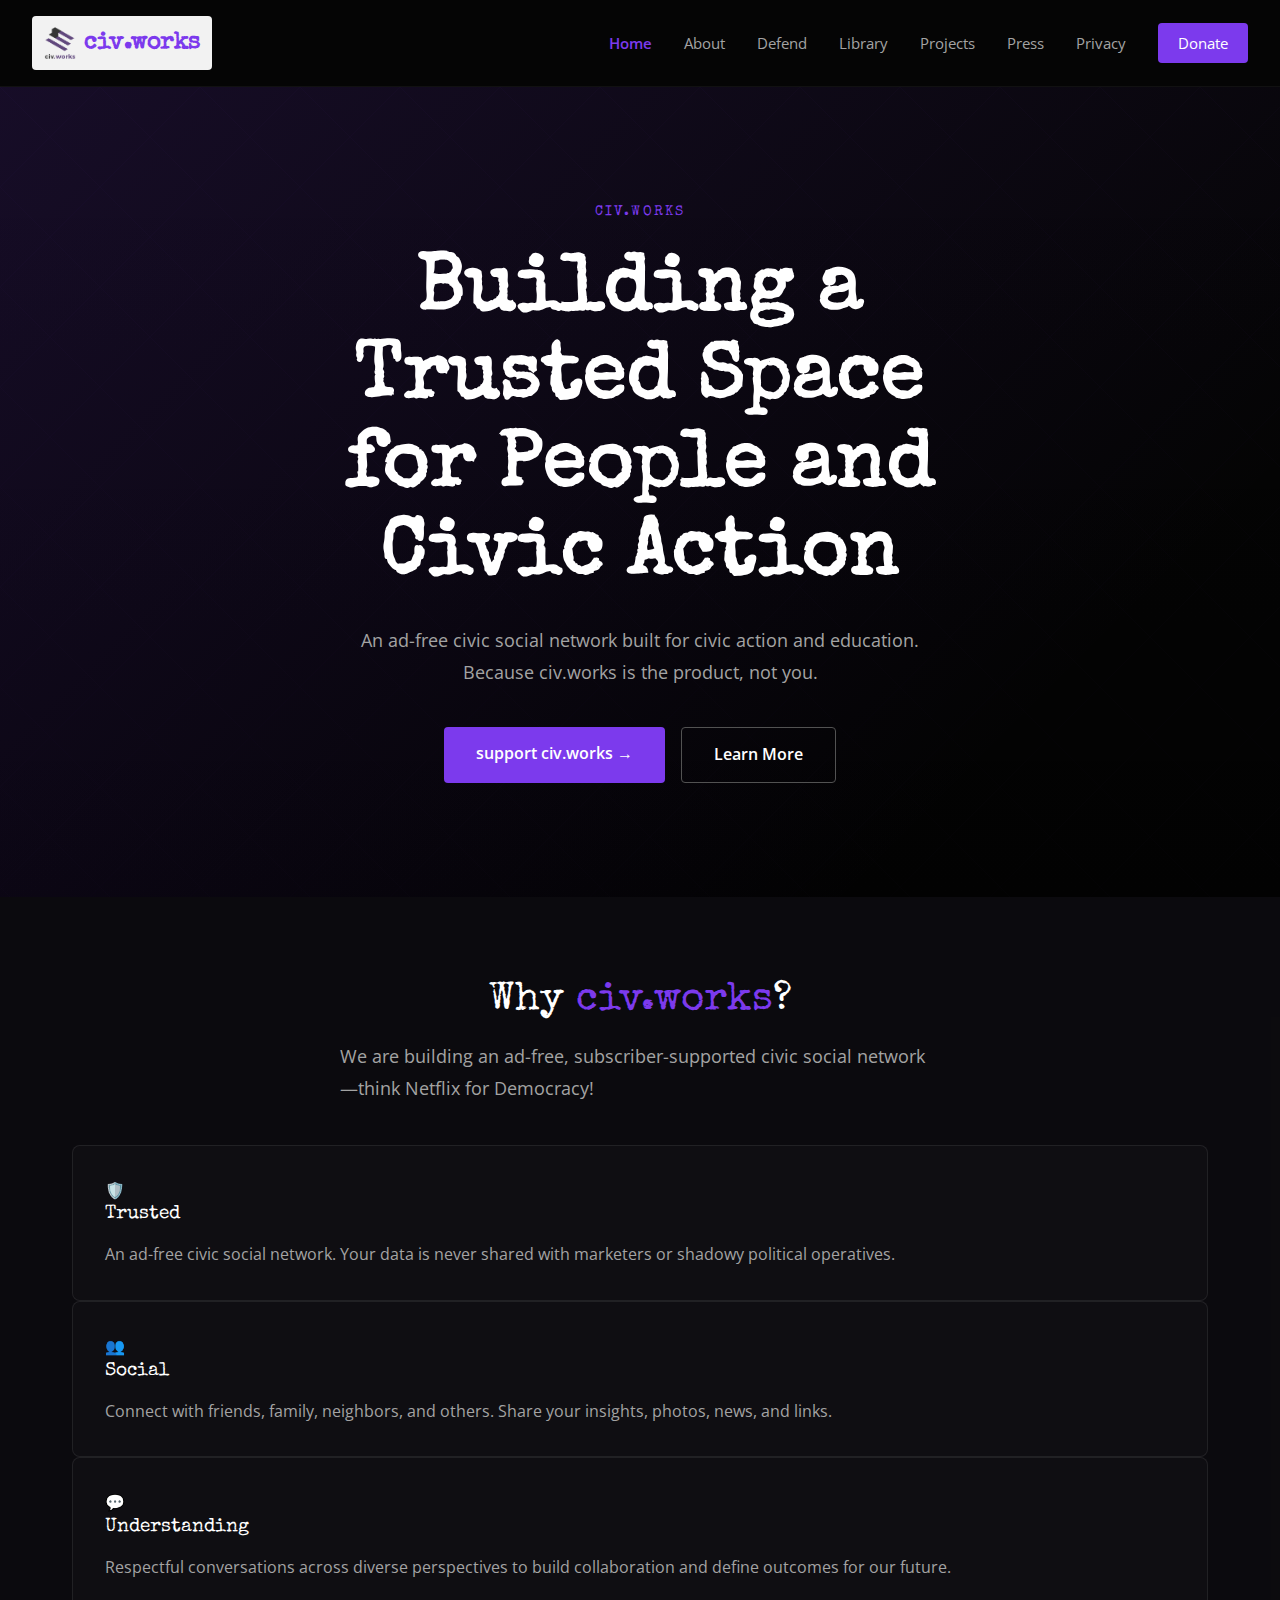
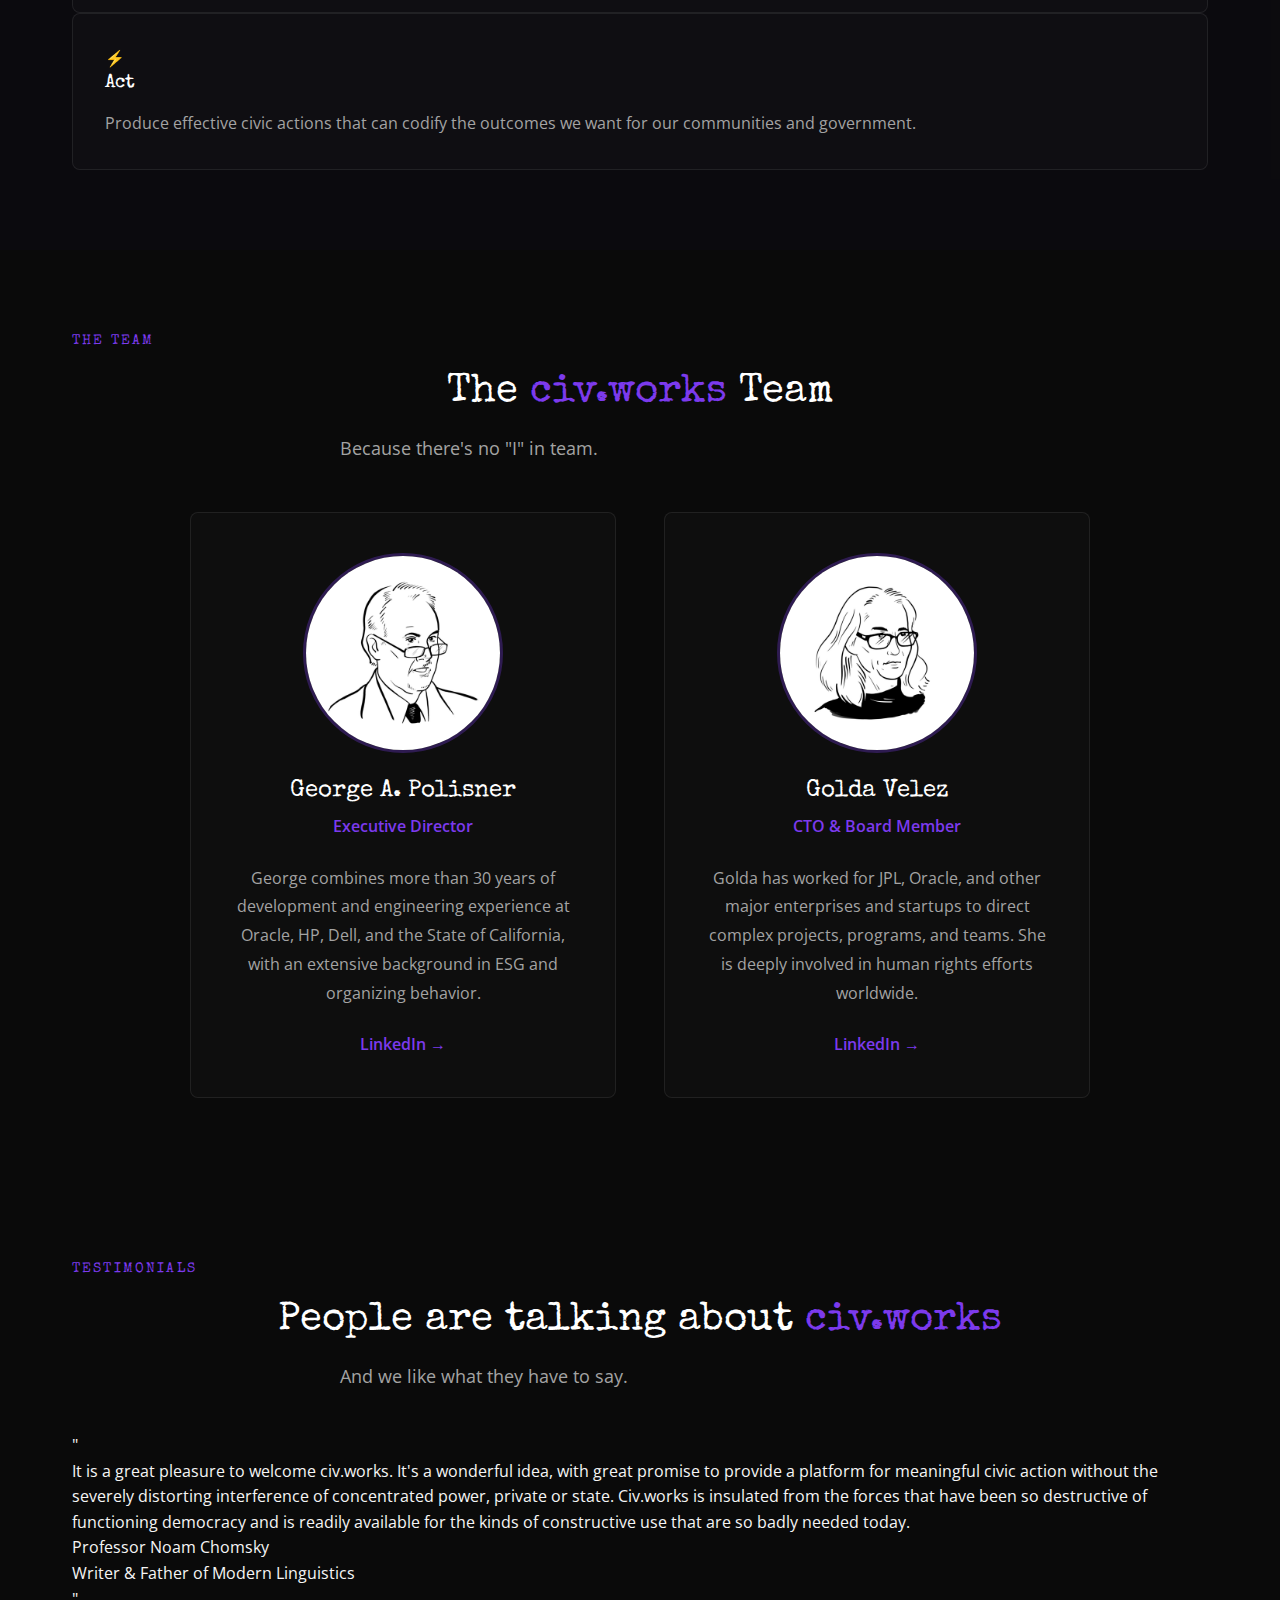
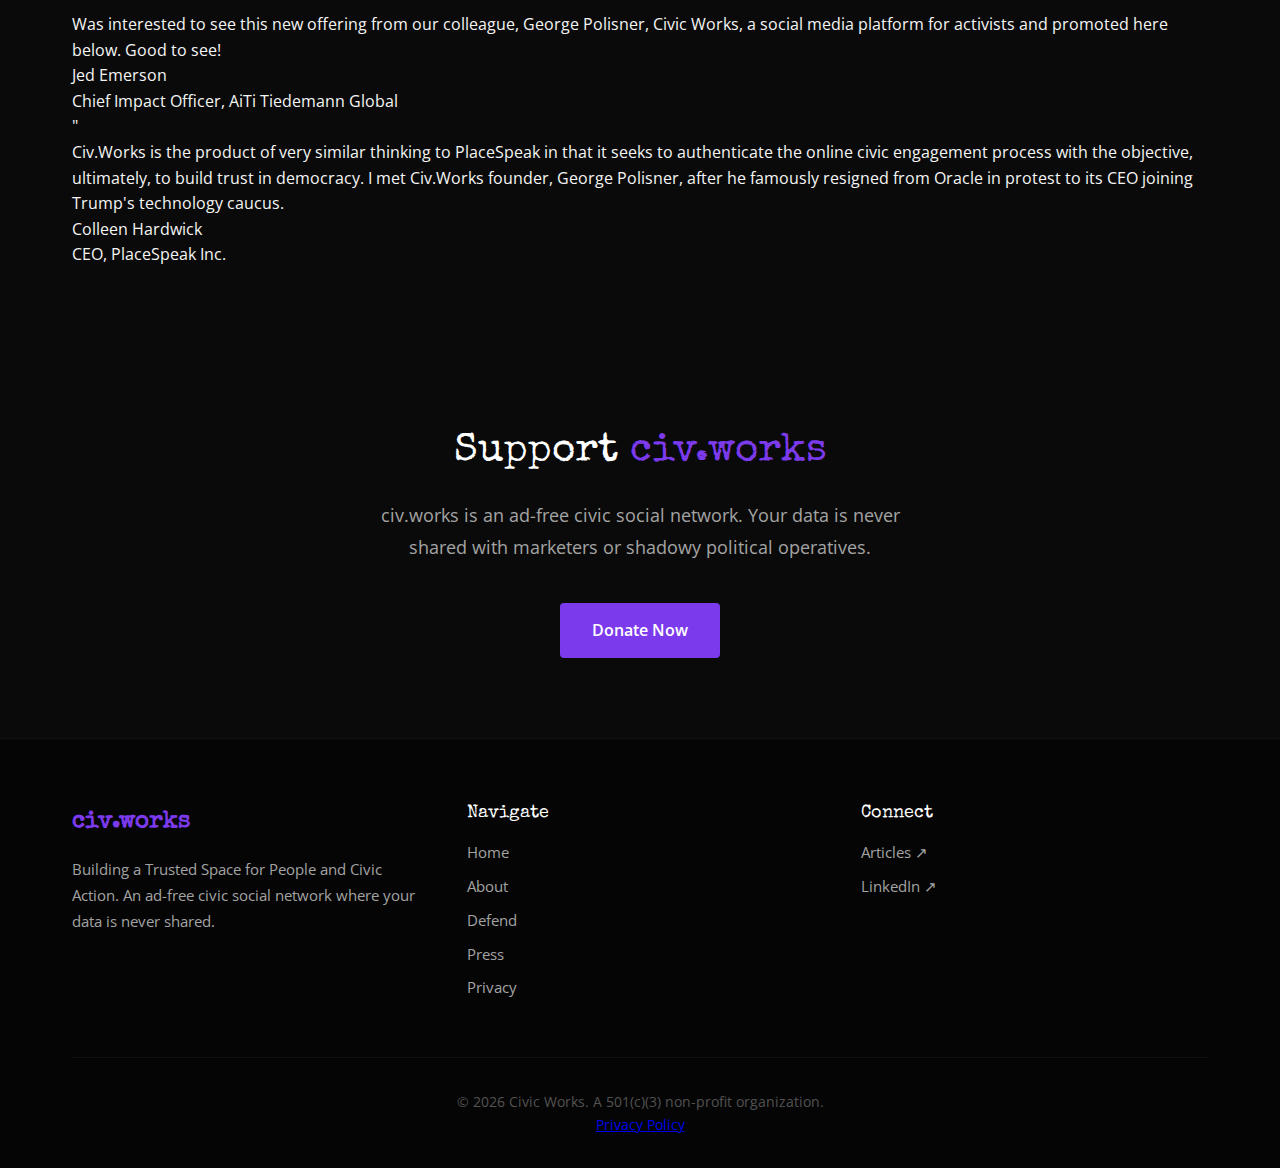
<file: index.html>
<!DOCTYPE html>
<html lang="en">
<head>
<meta charset="UTF-8">
<meta name="viewport" content="width=device-width, initial-scale=1.0">
<title>civ.works - Building a Trusted Space for People and Civic Action</title>
  <link rel="icon" type="image/png" sizes="32x32" href="images/801ee806b_CivWorks_LogoSquare_1.png">
  <link rel="icon" type="image/png" sizes="16x16" href="images/801ee806b_CivWorks_LogoSquare_1.png">
  <link rel="apple-touch-icon" sizes="180x180" href="images/801ee806b_CivWorks_LogoSquare_1.png">
<link href="https://fonts.googleapis.com/css2?family=Special+Elite&family=Open+Sans:wght@300;400;600;700&display=swap" rel="stylesheet">
<link rel="stylesheet" href="styles.css">
</head>
<body>

<!-- Navigation -->
<nav class="nav">
  <div class="nav-container">
    <a href="index.html" class="logo">
      <img src="images/801ee806b_CivWorks_LogoSquare_1.png" alt="civ.works" class="logo-icon">
      <span class="logo-civ">civ</span><span class="logo-dot">.</span><span class="logo-works">works</span>
    </a>
    <button class="hamburger" onclick="this.classList.toggle('active');document.querySelector('.nav-links').classList.toggle('active')" aria-label="Menu">
      <span></span>
      <span></span>
      <span></span>
    </button>
    <div class="nav-links">
      <a href="index.html" class="active">Home</a>
      <a href="about.html">About</a>
      <a href="defend.html">Defend</a>
      <a href="library.html">Library</a>
      <a href="projects.html">Projects</a>
      <a href="press.html">Press</a>
      <a href="privacy.html">Privacy</a>
      <a href="https://buy.stripe.com/00gg04bBZd0V2L69AC" class="donate-btn">Donate</a>
    </div>
  </div>
</nav>

<!-- Hero -->
<section class="hero">
  <div class="hero-bg"></div>
  <div class="hero-content">
    <p class="hero-eyebrow">CIV.WORKS</p>
    <h1 class="hero-title">
      Building a<br>
      <span class="hero-highlight">Trusted Space</span><br>
      for People and<br>
      Civic Action
    </h1>
    <p class="hero-subtitle">An ad-free civic social network built for civic action and education.<br>Because civ.works is the product, not you.</p>
    <div class="hero-cta">
      <a href="https://buy.stripe.com/00gg04bBZd0V2L69AC" class="btn-primary">support civ.works →</a>
      <a href="about.html" class="btn-secondary">Learn More</a>
    </div>
  </div>
</section>

<!-- Why civ.works -->
<section class="section why-section">
  <div class="container">
    <h2 class="section-title">Why <span class="purple-text">civ.works</span>?</h2>
    <p class="section-subtitle">We are building an ad-free, subscriber-supported civic social network—think Netflix for Democracy!</p>
    
    <div class="feature-grid">
      <div class="feature-card">
        <div class="feature-icon">🛡️</div>
        <h3>Trusted</h3>
        <p>An ad-free civic social network. Your data is never shared with marketers or shadowy political operatives.</p>
      </div>
      
      <div class="feature-card">
        <div class="feature-icon">👥</div>
        <h3>Social</h3>
        <p>Connect with friends, family, neighbors, and others. Share your insights, photos, news, and links.</p>
      </div>
      
      <div class="feature-card">
        <div class="feature-icon">💬</div>
        <h3>Understanding</h3>
        <p>Respectful conversations across diverse perspectives to build collaboration and define outcomes for our future.</p>
      </div>
      
      <div class="feature-card">
        <div class="feature-icon">⚡</div>
        <h3>Act</h3>
        <p>Produce effective civic actions that can codify the outcomes we want for our communities and government.</p>
      </div>
    </div>
  </div>
</section>

<!-- Team -->
<section class="section team-section">
  <div class="container">
    <p class="section-eyebrow">THE TEAM</p>
    <h2 class="section-title">The <span class="purple-text">civ.works</span> Team</h2>
    <p class="section-subtitle">Because there's no "I" in team.</p>
    
    <div class="team-grid">
      <div class="team-card">
        <img src="images/george-sketch.png" alt="George A. Polisner" class="team-portrait">
        <h3>George A. Polisner</h3>
        <p class="team-role">Executive Director</p>
        <p class="team-bio">George combines more than 30 years of development and engineering experience at Oracle, HP, Dell, and the State of California, with an extensive background in ESG and organizing behavior.</p>
        <a href="https://www.linkedin.com/in/georgepolisner/" target="_blank" class="team-link">LinkedIn →</a>
      </div>
      
      <div class="team-card">
        <img src="images/golda-sketch.png" alt="Golda Velez" class="team-portrait">
        <h3>Golda Velez</h3>
        <p class="team-role">CTO & Board Member</p>
        <p class="team-bio">Golda has worked for JPL, Oracle, and other major enterprises and startups to direct complex projects, programs, and teams. She is deeply involved in human rights efforts worldwide.</p>
        <a href="https://www.linkedin.com/in/goldavelez/" target="_blank" class="team-link">LinkedIn →</a>
      </div>
    </div>
  </div>
</section>

<!-- Testimonials -->
<section class="section testimonials-section">
  <div class="container">
    <p class="section-eyebrow">TESTIMONIALS</p>
    <h2 class="section-title">People are talking about <span class="purple-text">civ.works</span></h2>
    <p class="section-subtitle">And we like what they have to say.</p>
    
    <div class="testimonial-grid">
      <div class="testimonial-card">
        <div class="quote-icon">"</div>
        <p class="testimonial-quote">It is a great pleasure to welcome civ.works. It's a wonderful idea, with great promise to provide a platform for meaningful civic action without the severely distorting interference of concentrated power, private or state. Civ.works is insulated from the forces that have been so destructive of functioning democracy and is readily available for the kinds of constructive use that are so badly needed today.</p>
        <div class="testimonial-author">
          <p class="author-name">Professor Noam Chomsky</p>
          <p class="author-title">Writer & Father of Modern Linguistics</p>
        </div>
      </div>
      
      <div class="testimonial-card">
        <div class="quote-icon">"</div>
        <p class="testimonial-quote">Was interested to see this new offering from our colleague, George Polisner, Civic Works, a social media platform for activists and promoted here below. Good to see!</p>
        <div class="testimonial-author">
          <p class="author-name">Jed Emerson</p>
          <p class="author-title">Chief Impact Officer, AiTi Tiedemann Global</p>
        </div>
      </div>
      
      <div class="testimonial-card">
        <div class="quote-icon">"</div>
        <p class="testimonial-quote">Civ.Works is the product of very similar thinking to PlaceSpeak in that it seeks to authenticate the online civic engagement process with the objective, ultimately, to build trust in democracy. I met Civ.Works founder, George Polisner, after he famously resigned from Oracle in protest to its CEO joining Trump's technology caucus.</p>
        <div class="testimonial-author">
          <p class="author-name">Colleen Hardwick</p>
          <p class="author-title">CEO, PlaceSpeak Inc.</p>
        </div>
      </div>
    </div>
  </div>
</section>

<!-- Support CTA -->
<section class="section support-section">
  <div class="container support-content">
    <h2 class="section-title">Support <span class="purple-text">civ.works</span></h2>
    <p class="support-text">civ.works is an ad-free civic social network. Your data is never shared with marketers or shadowy political operatives.</p>
    <a href="https://buy.stripe.com/00gg04bBZd0V2L69AC" class="btn-primary">Donate Now</a>
  </div>
</section>

<!-- Footer -->
<footer class="footer">
  <div class="container">
    <div class="footer-grid">
      <div class="footer-col">
        <div class="footer-logo">
          <span class="logo-civ">civ</span><span class="logo-dot">.</span><span class="logo-works">works</span>
        </div>
        <p>Building a Trusted Space for People and Civic Action. An ad-free civic social network where your data is never shared.</p>
      </div>
      <div class="footer-col">
        <h4>Navigate</h4>
        <a href="index.html">Home</a>
        <a href="about.html">About</a>
        <a href="defend.html">Defend</a>
        <a href="press.html">Press</a>
        <a href="privacy.html">Privacy</a>
      </div>
      <div class="footer-col">
        <h4>Connect</h4>
        <a href="https://bomdia.substack.com" target="_blank">Articles ↗</a>
        <a href="https://www.linkedin.com/in/georgepolisner/" target="_blank">LinkedIn ↗</a>
      </div>
    </div>
    <div class="footer-bottom">
      <p>© 2026 Civic Works. A 501(c)(3) non-profit organization.</p>
      <a href="privacy.html">Privacy Policy</a>
    </div>
  </div>
</footer>

</body>
</html>
</file>
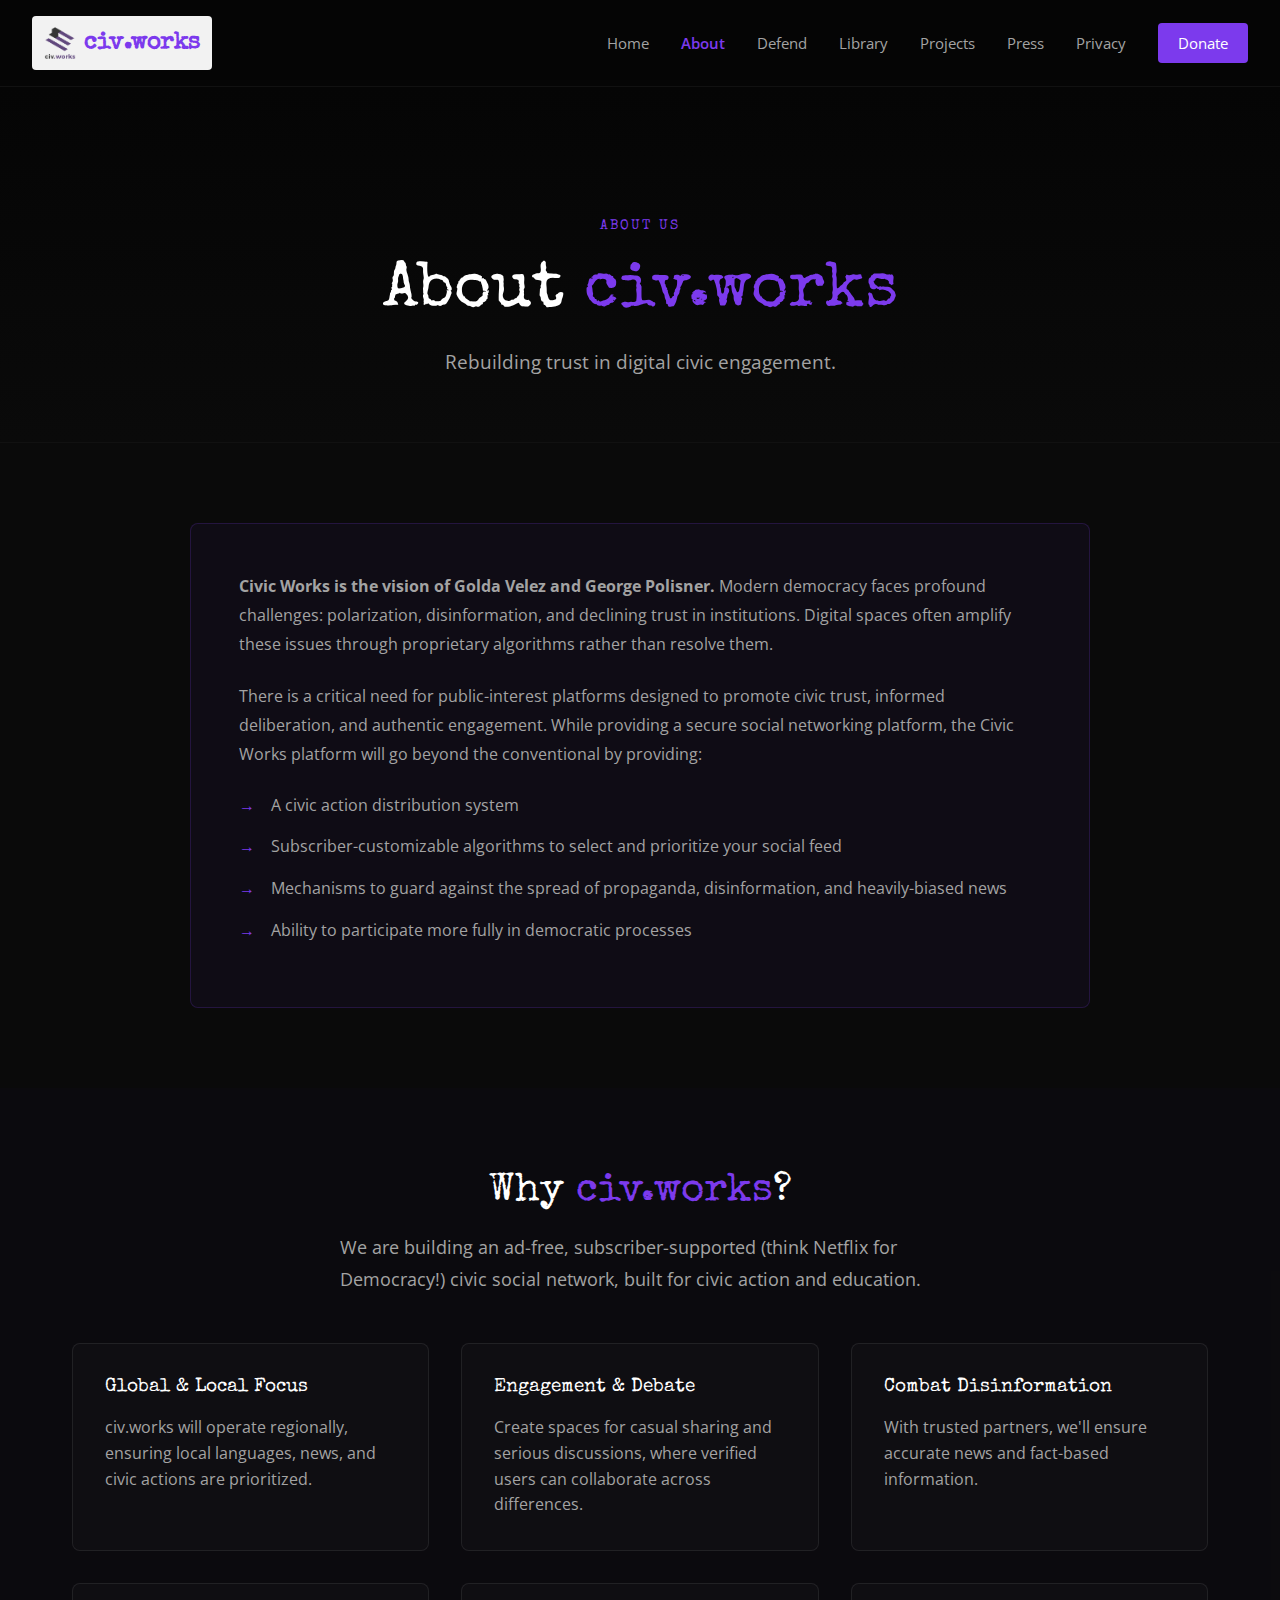
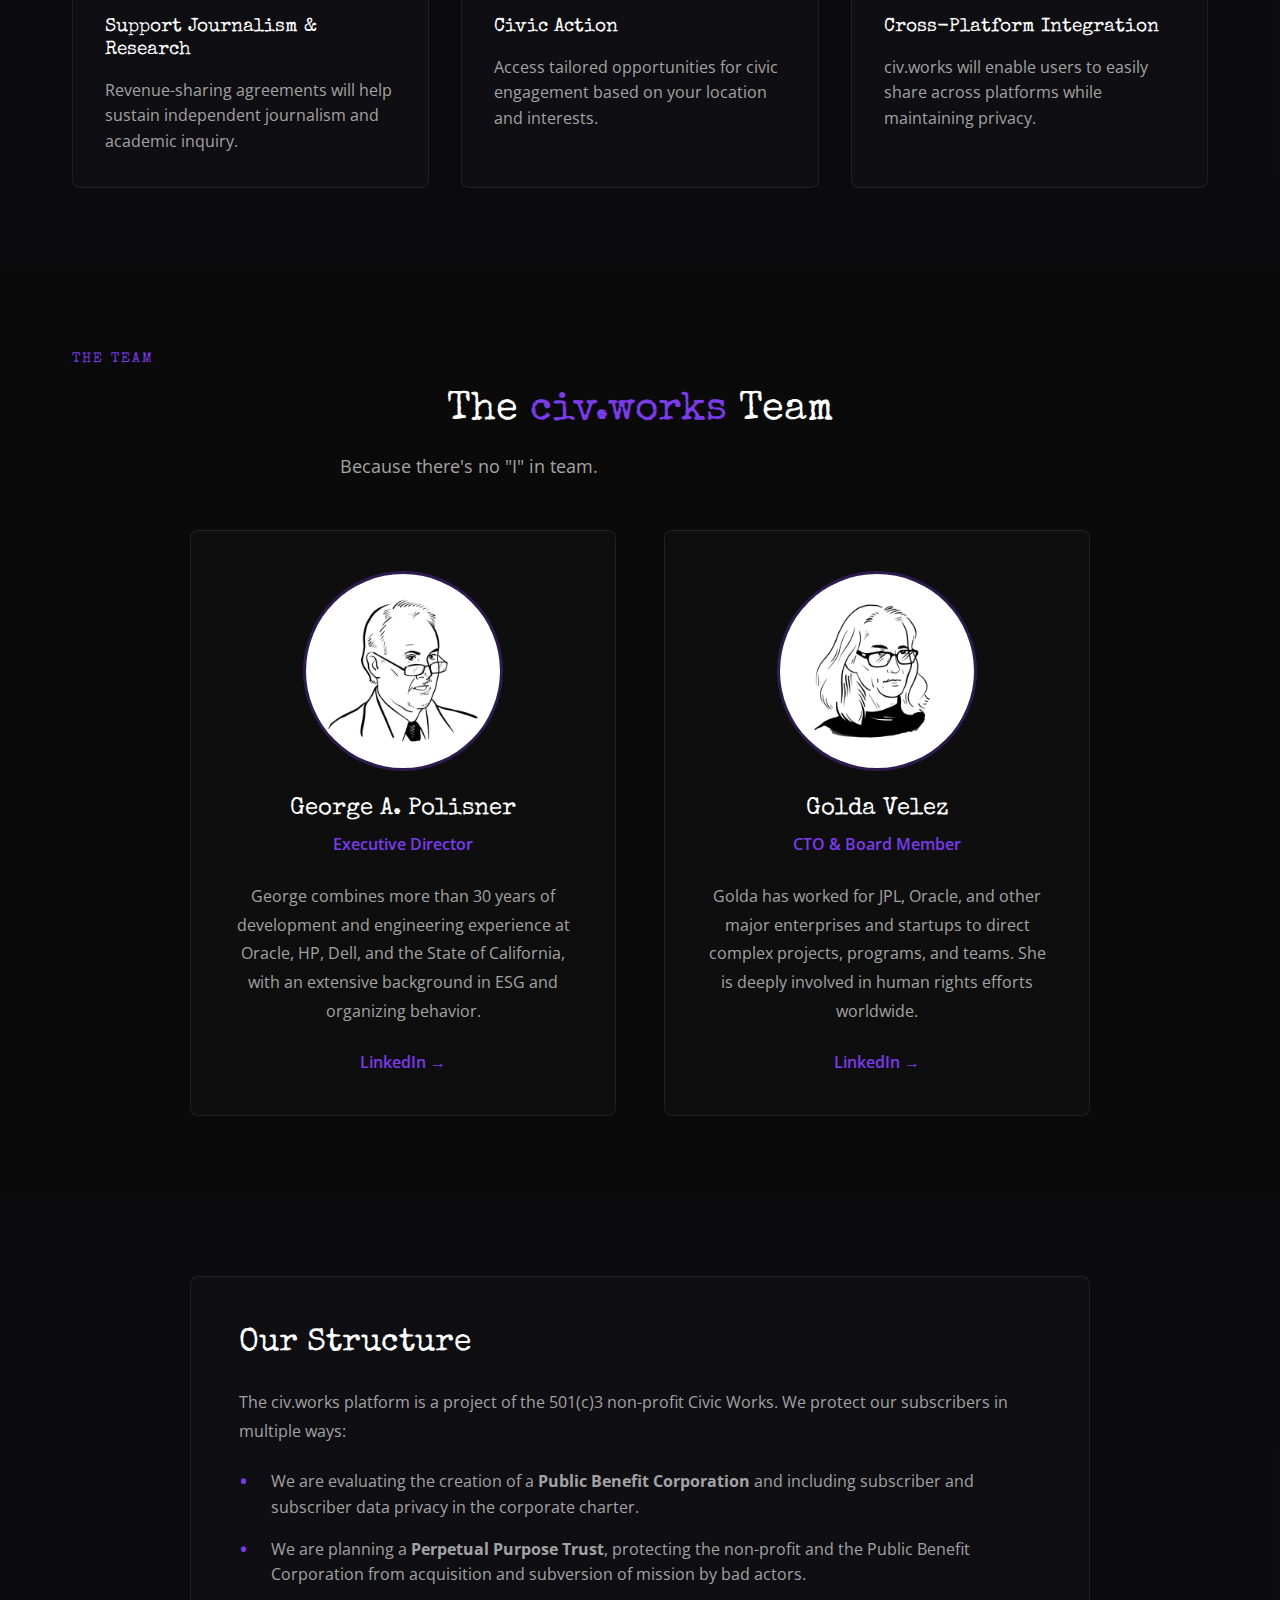
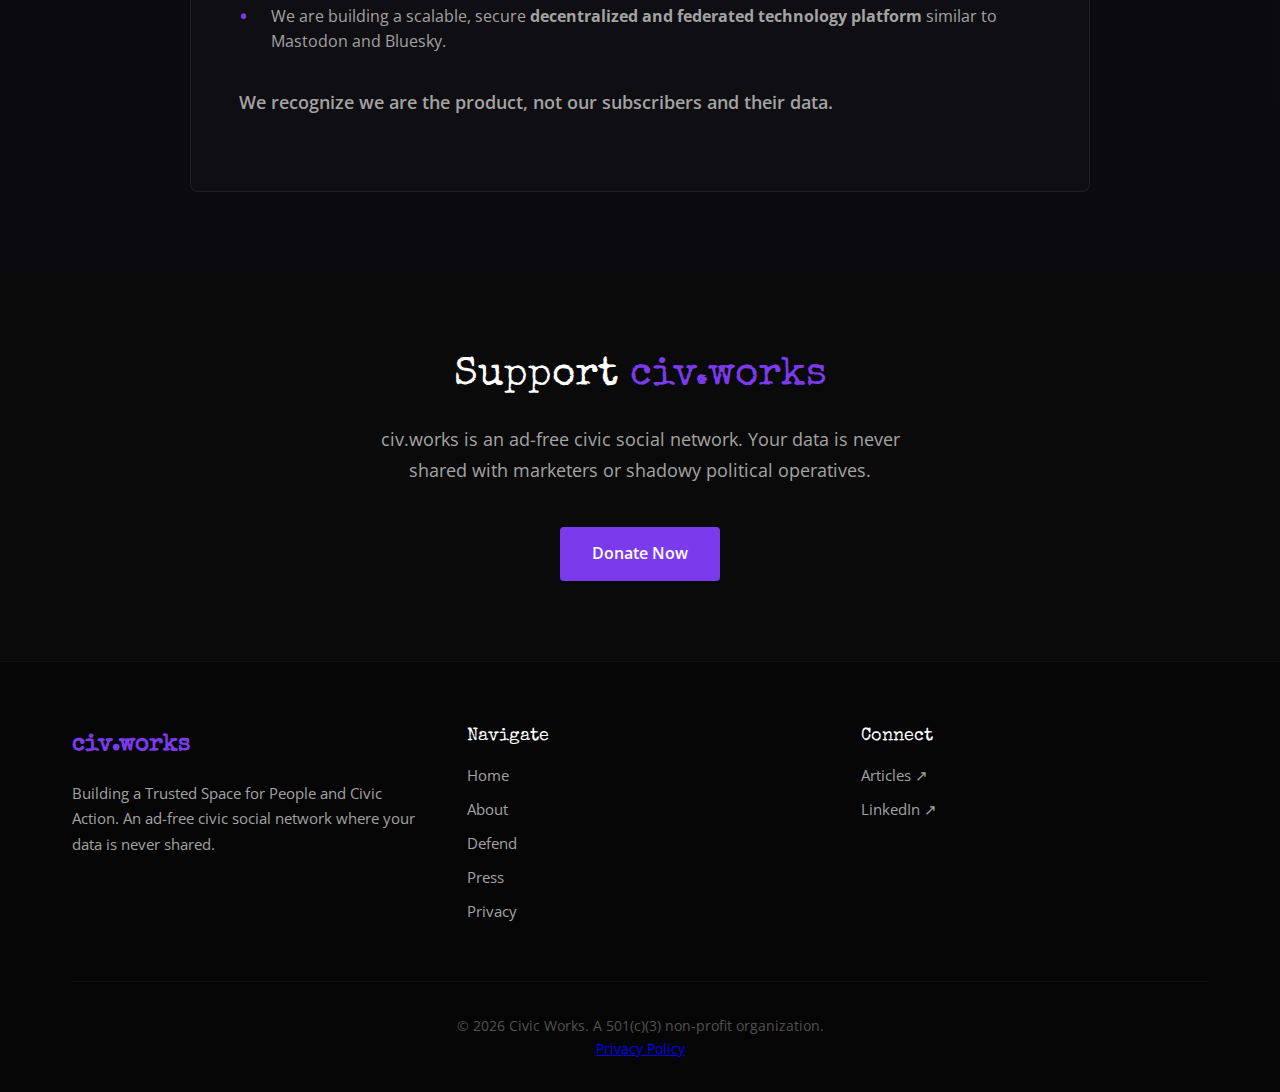
<file: about.html>
<!DOCTYPE html>
<html lang="en">
<head>
<meta charset="UTF-8">
<meta name="viewport" content="width=device-width, initial-scale=1.0">
<title>About - civ.works</title>
  <link rel="icon" type="image/png" sizes="32x32" href="images/801ee806b_CivWorks_LogoSquare_1.png">
  <link rel="icon" type="image/png" sizes="16x16" href="images/801ee806b_CivWorks_LogoSquare_1.png">
  <link rel="apple-touch-icon" sizes="180x180" href="images/801ee806b_CivWorks_LogoSquare_1.png">
<link href="https://fonts.googleapis.com/css2?family=Special+Elite&family=Open+Sans:wght@300;400;600;700&display=swap" rel="stylesheet">
<link rel="stylesheet" href="styles.css">
</head>
<body>

<!-- Navigation -->
<nav class="nav">
  <div class="nav-container">
    <a href="index.html" class="logo">
      <img src="images/801ee806b_CivWorks_LogoSquare_1.png" alt="civ.works" class="logo-icon">
      <span class="logo-civ">civ</span><span class="logo-dot">.</span><span class="logo-works">works</span>
    </a>
    <button class="hamburger" onclick="this.classList.toggle('active');document.querySelector('.nav-links').classList.toggle('active')" aria-label="Menu">
      <span></span>
      <span></span>
      <span></span>
    </button>
    <div class="nav-links">
      <a href="index.html">Home</a>
      <a href="about.html" class="active">About</a>
      <a href="defend.html">Defend</a>
      <a href="library.html">Library</a>
      <a href="projects.html">Projects</a>
      <a href="press.html">Press</a>
      <a href="privacy.html">Privacy</a>
      <a href="https://buy.stripe.com/00gg04bBZd0V2L69AC" class="donate-btn">Donate</a>
    </div>
  </div>
</nav>

<!-- Page Header -->
<section class="page-header">
  <div class="container">
    <p class="section-eyebrow">ABOUT US</p>
    <h1 class="page-title">About <span class="purple-text">civ.works</span></h1>
    <p class="page-subtitle">Rebuilding trust in digital civic engagement.</p>
  </div>
</section>

<!-- Vision -->
<section class="section">
  <div class="container">
    <div class="vision-box">
      <p><strong>Civic Works is the vision of Golda Velez and George Polisner.</strong> Modern democracy faces profound challenges: polarization, disinformation, and declining trust in institutions. Digital spaces often amplify these issues through proprietary algorithms rather than resolve them.</p>
      
      <p>There is a critical need for public-interest platforms designed to promote civic trust, informed deliberation, and authentic engagement. While providing a secure social networking platform, the Civic Works platform will go beyond the conventional by providing:</p>
      
      <ul>
        <li>A civic action distribution system</li>
        <li>Subscriber-customizable algorithms to select and prioritize your social feed</li>
        <li>Mechanisms to guard against the spread of propaganda, disinformation, and heavily-biased news</li>
        <li>Ability to participate more fully in democratic processes</li>
      </ul>
    </div>
  </div>
</section>

<!-- Why civ.works -->
<section class="section why-section">
  <div class="container">
    <h2 class="section-title">Why <span class="purple-text">civ.works</span>?</h2>
    <p class="section-subtitle">We are building an ad-free, subscriber-supported (think Netflix for Democracy!) civic social network, built for civic action and education.</p>
    
    <div class="feature-grid-6">
      <div class="feature-card">
        <h3>Global & Local Focus</h3>
        <p>civ.works will operate regionally, ensuring local languages, news, and civic actions are prioritized.</p>
      </div>
      
      <div class="feature-card">
        <h3>Engagement & Debate</h3>
        <p>Create spaces for casual sharing and serious discussions, where verified users can collaborate across differences.</p>
      </div>
      
      <div class="feature-card">
        <h3>Combat Disinformation</h3>
        <p>With trusted partners, we'll ensure accurate news and fact-based information.</p>
      </div>
      
      <div class="feature-card">
        <h3>Support Journalism & Research</h3>
        <p>Revenue-sharing agreements will help sustain independent journalism and academic inquiry.</p>
      </div>
      
      <div class="feature-card">
        <h3>Civic Action</h3>
        <p>Access tailored opportunities for civic engagement based on your location and interests.</p>
      </div>
      
      <div class="feature-card">
        <h3>Cross-Platform Integration</h3>
        <p>civ.works will enable users to easily share across platforms while maintaining privacy.</p>
      </div>
    </div>
  </div>
</section>

<!-- Team -->
<section class="section team-section">
  <div class="container">
    <p class="section-eyebrow">THE TEAM</p>
    <h2 class="section-title">The <span class="purple-text">civ.works</span> Team</h2>
    <p class="section-subtitle">Because there's no "I" in team.</p>
    
    <div class="team-grid">
      <div class="team-card">
        <img src="images/george-sketch.png" alt="George A. Polisner" class="team-portrait">
        <h3>George A. Polisner</h3>
        <p class="team-role">Executive Director</p>
        <p class="team-bio">George combines more than 30 years of development and engineering experience at Oracle, HP, Dell, and the State of California, with an extensive background in ESG and organizing behavior.</p>
        <a href="https://www.linkedin.com/in/georgepolisner/" target="_blank" class="team-link">LinkedIn →</a>
      </div>
      
      <div class="team-card">
        <img src="images/golda-sketch.png" alt="Golda Velez" class="team-portrait">
        <h3>Golda Velez</h3>
        <p class="team-role">CTO & Board Member</p>
        <p class="team-bio">Golda has worked for JPL, Oracle, and other major enterprises and startups to direct complex projects, programs, and teams. She is deeply involved in human rights efforts worldwide.</p>
        <a href="https://www.linkedin.com/in/goldavelez/" target="_blank" class="team-link">LinkedIn →</a>
      </div>
    </div>
  </div>
</section>

<!-- Structure -->
<section class="section structure-section">
  <div class="container">
    <div class="structure-box">
      <h2>Our Structure</h2>
      <p>The civ.works platform is a project of the 501(c)3 non-profit Civic Works. We protect our subscribers in multiple ways:</p>
      
      <ul>
        <li>We are evaluating the creation of a <strong>Public Benefit Corporation</strong> and including subscriber and subscriber data privacy in the corporate charter.</li>
        <li>We are planning a <strong>Perpetual Purpose Trust</strong>, protecting the non-profit and the Public Benefit Corporation from acquisition and subversion of mission by bad actors.</li>
        <li>We are building a scalable, secure <strong>decentralized and federated technology platform</strong> similar to Mastodon and Bluesky.</li>
      </ul>
      
      <p class="highlight-text">We recognize we are the product, not our subscribers and their data.</p>
    </div>
  </div>
</section>

<!-- Support CTA -->
<section class="section support-section">
  <div class="container support-content">
    <h2 class="section-title">Support <span class="purple-text">civ.works</span></h2>
    <p class="support-text">civ.works is an ad-free civic social network. Your data is never shared with marketers or shadowy political operatives.</p>
    <a href="https://buy.stripe.com/00gg04bBZd0V2L69AC" class="btn-primary">Donate Now</a>
  </div>
</section>

<!-- Footer -->
<footer class="footer">
  <div class="container">
    <div class="footer-grid">
      <div class="footer-col">
        <div class="footer-logo">
          <span class="logo-civ">civ</span><span class="logo-dot">.</span><span class="logo-works">works</span>
        </div>
        <p>Building a Trusted Space for People and Civic Action. An ad-free civic social network where your data is never shared.</p>
      </div>
      <div class="footer-col">
        <h4>Navigate</h4>
        <a href="index.html">Home</a>
        <a href="about.html">About</a>
        <a href="defend.html">Defend</a>
        <a href="press.html">Press</a>
        <a href="privacy.html">Privacy</a>
      </div>
      <div class="footer-col">
        <h4>Connect</h4>
        <a href="https://bomdia.substack.com" target="_blank">Articles ↗</a>
        <a href="https://www.linkedin.com/in/georgepolisner/" target="_blank">LinkedIn ↗</a>
      </div>
    </div>
    <div class="footer-bottom">
      <p>© 2026 Civic Works. A 501(c)(3) non-profit organization.</p>
      <a href="privacy.html">Privacy Policy</a>
    </div>
  </div>
</footer>

</body>
</html>
</file>
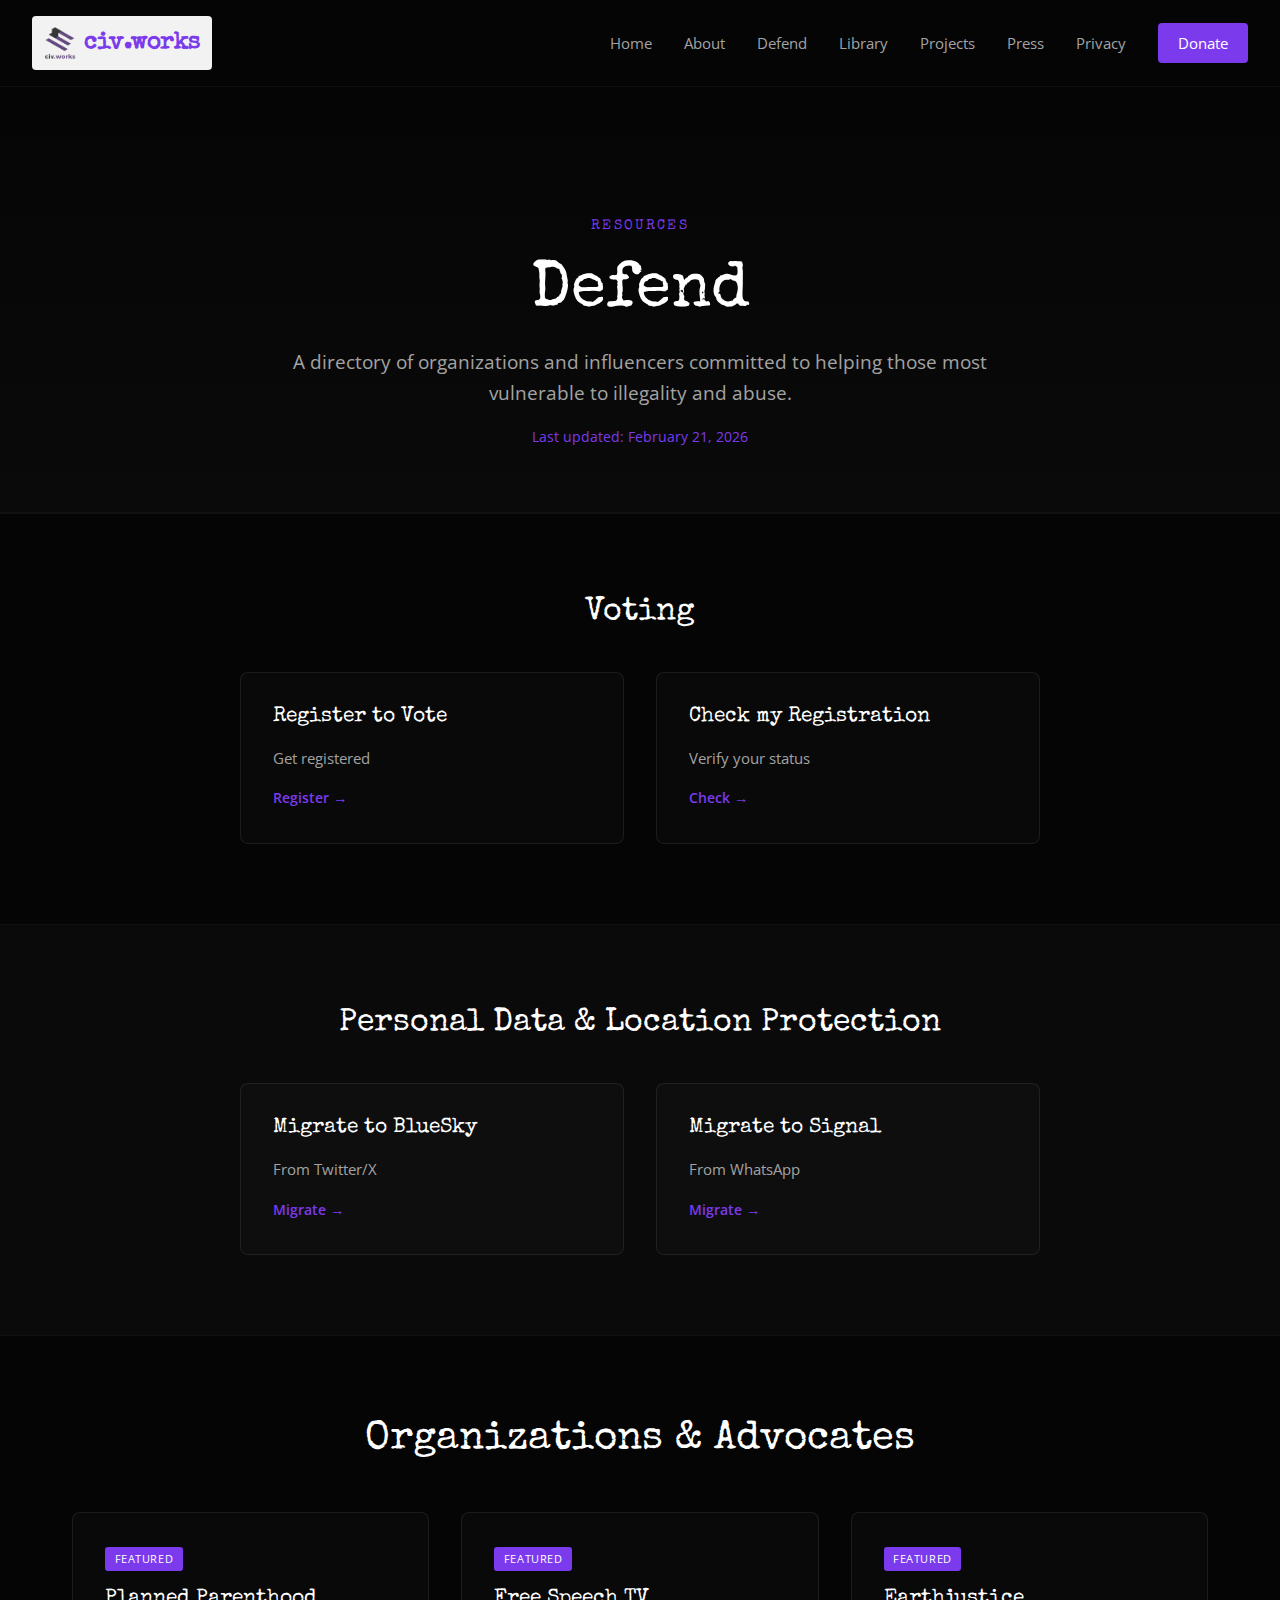
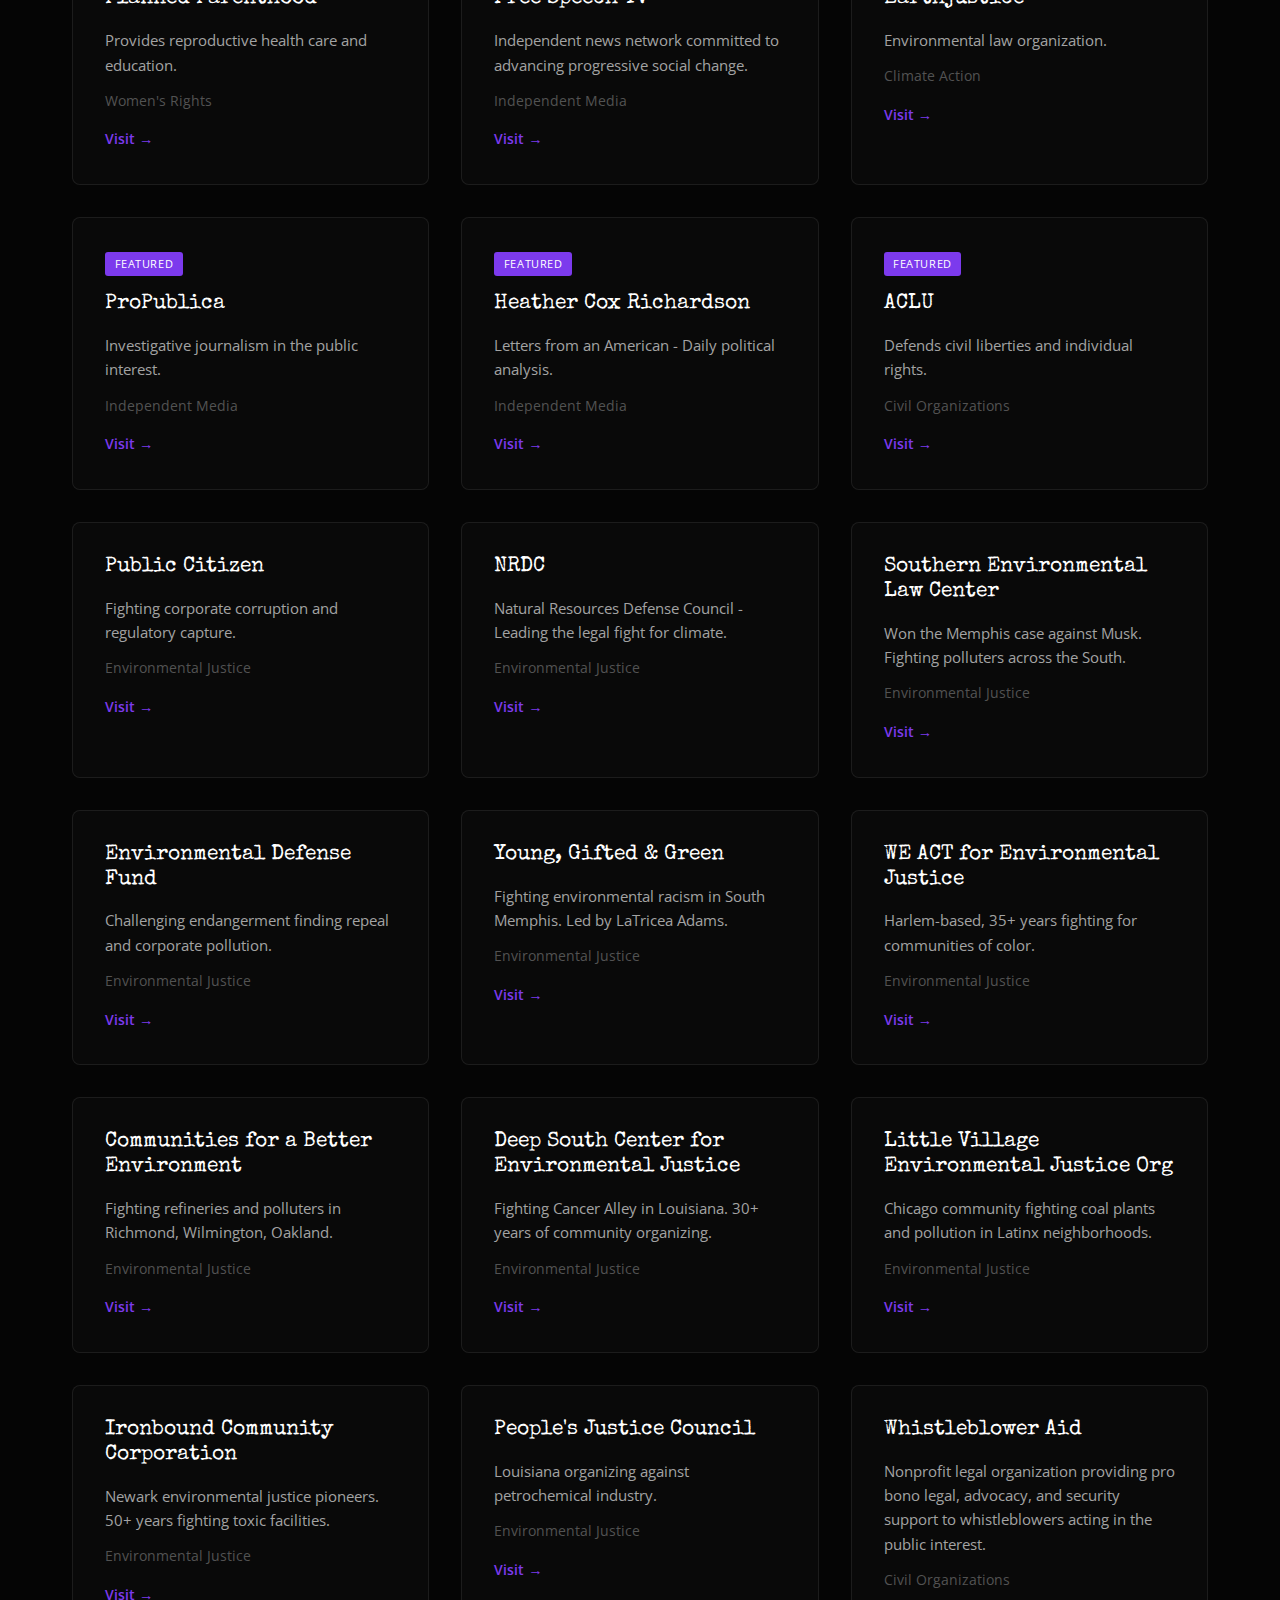
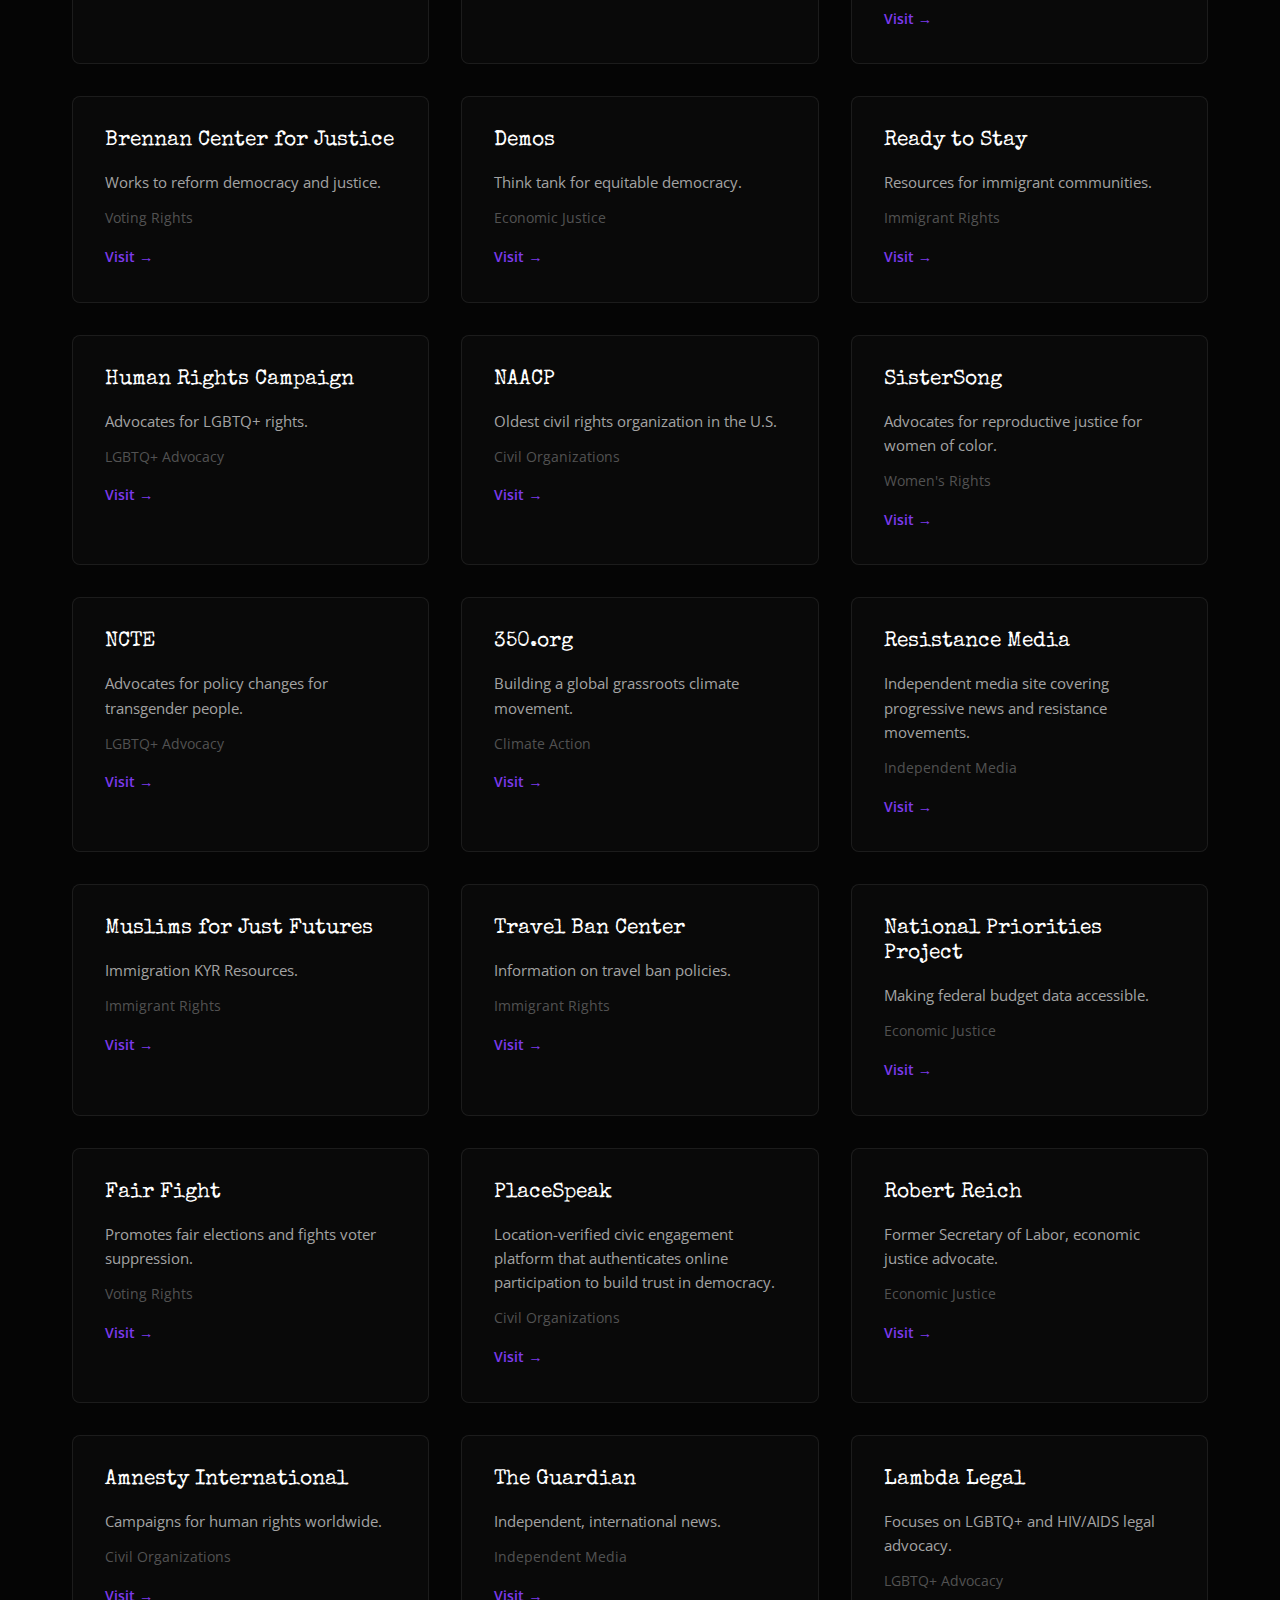
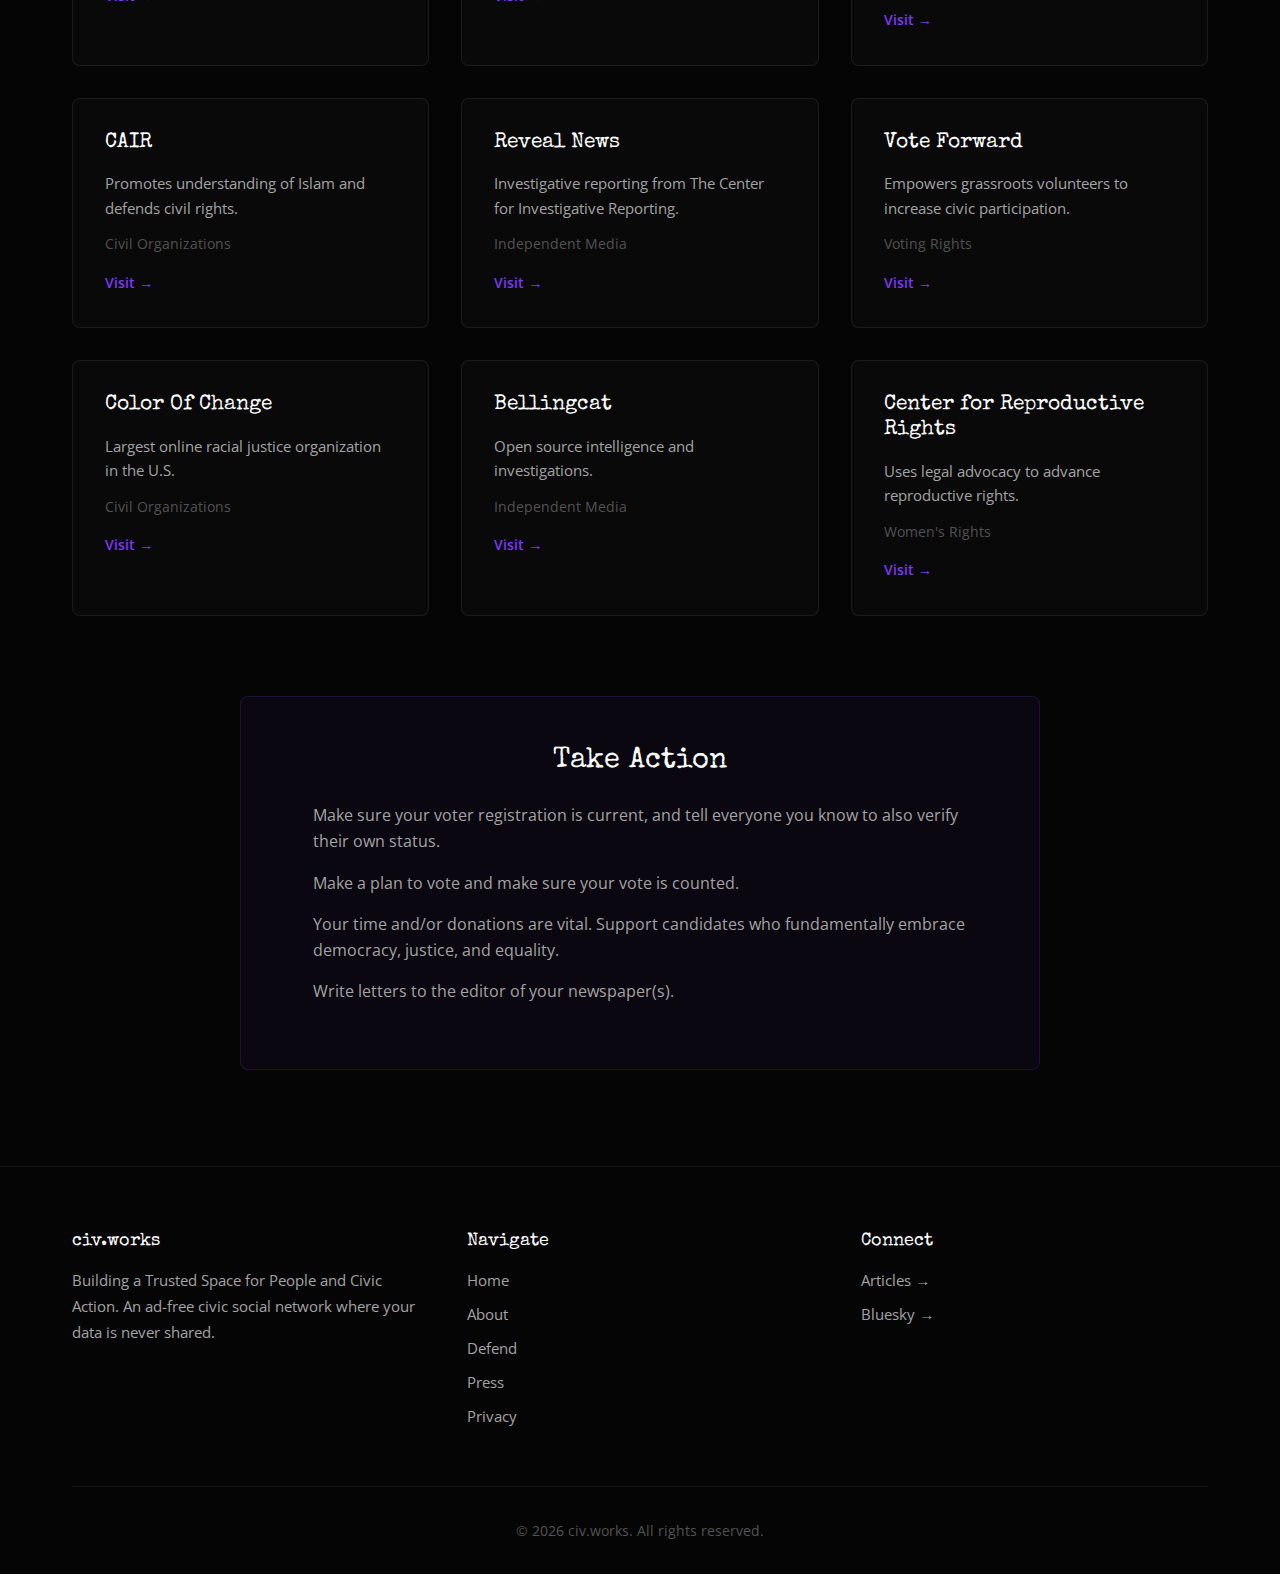
<file: defend.html>
<!DOCTYPE html>
<html lang="en">
<head>
<meta charset="UTF-8">
<meta name="viewport" content="width=device-width, initial-scale=1.0">
<title>Defend - civ.works</title>
<link href="https://fonts.googleapis.com/css2?family=Special+Elite&family=Open+Sans:wght@300;400;600;700&display=swap" rel="stylesheet">
  <link rel="icon" type="image/png" sizes="32x32" href="images/801ee806b_CivWorks_LogoSquare_1.png">
  <link rel="icon" type="image/png" sizes="16x16" href="images/801ee806b_CivWorks_LogoSquare_1.png">
  <link rel="apple-touch-icon" sizes="180x180" href="images/801ee806b_CivWorks_LogoSquare_1.png">
<link rel="stylesheet" href="styles.css">
</head>
<body>

<!-- Navigation -->
<nav class="nav">
  <div class="nav-container">
    <a href="index.html" class="logo">
      <img src="images/801ee806b_CivWorks_LogoSquare_1.png" alt="" class="logo-icon">
      <span class="logo-civ">civ</span><span class="logo-dot">.</span><span class="logo-works">works</span>
    </a>
    <button class="hamburger" onclick="this.classList.toggle('active');document.querySelector('.nav-links').classList.toggle('active')" aria-label="Menu">
      <span></span>
      <span></span>
      <span></span>
    </button>
    <div class="nav-links">
      <a href="index.html">Home</a>
      <a href="about.html">About</a>
      <a href="defend.html">Defend</a>
      <a href="library.html">Library</a>
      <a href="projects.html">Projects</a>
      <a href="press.html">Press</a>
      <a href="privacy.html">Privacy</a>
      <a href="https://buy.stripe.com/00gg04bBZd0V2L69AC" class="donate-btn">Donate</a>
    </div>
  </div>
</nav>

<!-- Page Header -->
<div class="page-header">
  <div class="container">
    <p style="font-family: 'Special Elite', monospace; color: var(--purple); font-size: 0.9rem; text-transform: uppercase; letter-spacing: 0.15em; margin-bottom: 1rem;">Resources</p>
    <h1 class="page-title">Defend</h1>
    <p class="page-subtitle">A directory of organizations and influencers committed to helping those most vulnerable to illegality and abuse.</p>
    <p style="color: var(--purple); font-size: 0.9rem; margin-top: 1rem;">Last updated: February 21, 2026</p>
  </div>
</div>

<!-- Voting Section -->
<div class="section" style="background: var(--darker); border-top: 1px solid rgba(255,255,255,0.05); border-bottom: 1px solid rgba(255,255,255,0.05);">
  <div class="container">
    <h2 style="font-family: 'Special Elite', monospace; font-size: 2rem; color: var(--white); text-align: center; margin-bottom: 2.5rem;">Voting</h2>
    <div class="card-grid" style="max-width: 800px; margin: 0 auto;">
      <div class="card">
        <h3>Register to Vote</h3>
        <p>Get registered</p>
        <a href="https://www.vote.org/register-to-vote/" target="_blank" class="card-link">Register →</a>
      </div>
      <div class="card">
        <h3>Check my Registration</h3>
        <p>Verify your status</p>
        <a href="https://www.vote.org/am-i-registered-to-vote/" target="_blank" class="card-link">Check →</a>
      </div>
    </div>
  </div>
</div>

<!-- Personal Data Section -->
<div class="section">
  <div class="container">
    <h2 style="font-family: 'Special Elite', monospace; font-size: 2rem; color: var(--white); text-align: center; margin-bottom: 2.5rem;">Personal Data & Location Protection</h2>
    <div class="card-grid" style="max-width: 800px; margin: 0 auto;">
      <div class="card">
        <h3>Migrate to BlueSky</h3>
        <p>From Twitter/X</p>
        <a href="https://bsky.app/" target="_blank" class="card-link">Migrate →</a>
      </div>
      <div class="card">
        <h3>Migrate to Signal</h3>
        <p>From WhatsApp</p>
        <a href="https://signal.org/" target="_blank" class="card-link">Migrate →</a>
      </div>
    </div>
  </div>
</div>

<!-- Organizations -->
<div class="section" style="background: var(--darker); border-top: 1px solid rgba(255,255,255,0.05); padding-bottom: 6rem;">
  <div class="container">
    <h2 style="font-family: 'Special Elite', monospace; font-size: 2.5rem; color: var(--white); text-align: center; margin-bottom: 3rem;">Organizations & Advocates</h2>
    
    <div class="card-grid">
      <!-- Featured Organizations -->
      <div class="card">
        <span style="display: inline-block; background: var(--purple); color: var(--white); font-size: 0.7rem; padding: 0.2rem 0.6rem; border-radius: 3px; text-transform: uppercase; letter-spacing: 0.05em; margin-bottom: 1rem;">Featured</span>
        <h3>Planned Parenthood</h3>
        <p>Provides reproductive health care and education.</p>
        <p style="color: var(--grey-dark); font-size: 0.85rem; margin-top: 0.8rem;">Women's Rights</p>
        <a href="https://www.plannedparenthood.org" target="_blank" class="card-link">Visit →</a>
      </div>

      <div class="card">
        <span style="display: inline-block; background: var(--purple); color: var(--white); font-size: 0.7rem; padding: 0.2rem 0.6rem; border-radius: 3px; text-transform: uppercase; letter-spacing: 0.05em; margin-bottom: 1rem;">Featured</span>
        <h3>Free Speech TV</h3>
        <p>Independent news network committed to advancing progressive social change.</p>
        <p style="color: var(--grey-dark); font-size: 0.85rem; margin-top: 0.8rem;">Independent Media</p>
        <a href="https://www.freespeech.org" target="_blank" class="card-link">Visit →</a>
      </div>

      <div class="card">
        <span style="display: inline-block; background: var(--purple); color: var(--white); font-size: 0.7rem; padding: 0.2rem 0.6rem; border-radius: 3px; text-transform: uppercase; letter-spacing: 0.05em; margin-bottom: 1rem;">Featured</span>
        <h3>Earthjustice</h3>
        <p>Environmental law organization.</p>
        <p style="color: var(--grey-dark); font-size: 0.85rem; margin-top: 0.8rem;">Climate Action</p>
        <a href="https://earthjustice.org" target="_blank" class="card-link">Visit →</a>
      </div>

      <div class="card">
        <span style="display: inline-block; background: var(--purple); color: var(--white); font-size: 0.7rem; padding: 0.2rem 0.6rem; border-radius: 3px; text-transform: uppercase; letter-spacing: 0.05em; margin-bottom: 1rem;">Featured</span>
        <h3>ProPublica</h3>
        <p>Investigative journalism in the public interest.</p>
        <p style="color: var(--grey-dark); font-size: 0.85rem; margin-top: 0.8rem;">Independent Media</p>
        <a href="https://www.propublica.org" target="_blank" class="card-link">Visit →</a>
      </div>

      <div class="card">
        <span style="display: inline-block; background: var(--purple); color: var(--white); font-size: 0.7rem; padding: 0.2rem 0.6rem; border-radius: 3px; text-transform: uppercase; letter-spacing: 0.05em; margin-bottom: 1rem;">Featured</span>
        <h3>Heather Cox Richardson</h3>
        <p>Letters from an American - Daily political analysis.</p>
        <p style="color: var(--grey-dark); font-size: 0.85rem; margin-top: 0.8rem;">Independent Media</p>
        <a href="https://heathercoxrichardson.substack.com" target="_blank" class="card-link">Visit →</a>
      </div>

      <div class="card">
        <span style="display: inline-block; background: var(--purple); color: var(--white); font-size: 0.7rem; padding: 0.2rem 0.6rem; border-radius: 3px; text-transform: uppercase; letter-spacing: 0.05em; margin-bottom: 1rem;">Featured</span>
        <h3>ACLU</h3>
        <p>Defends civil liberties and individual rights.</p>
        <p style="color: var(--grey-dark); font-size: 0.85rem; margin-top: 0.8rem;">Civil Organizations</p>
        <a href="https://www.aclu.org" target="_blank" class="card-link">Visit →</a>
      </div>

      <!-- Environmental Justice Organizations -->
      <div class="card">
        <h3>Public Citizen</h3>
        <p>Fighting corporate corruption and regulatory capture.</p>
        <p style="color: var(--grey-dark); font-size: 0.85rem; margin-top: 0.8rem;">Environmental Justice</p>
        <a href="https://www.citizen.org" target="_blank" class="card-link">Visit →</a>
      </div>

      <div class="card">
        <h3>NRDC</h3>
        <p>Natural Resources Defense Council - Leading the legal fight for climate.</p>
        <p style="color: var(--grey-dark); font-size: 0.85rem; margin-top: 0.8rem;">Environmental Justice</p>
        <a href="https://www.nrdc.org" target="_blank" class="card-link">Visit →</a>
      </div>

      <div class="card">
        <h3>Southern Environmental Law Center</h3>
        <p>Won the Memphis case against Musk. Fighting polluters across the South.</p>
        <p style="color: var(--grey-dark); font-size: 0.85rem; margin-top: 0.8rem;">Environmental Justice</p>
        <a href="https://www.selc.org" target="_blank" class="card-link">Visit →</a>
      </div>

      <div class="card">
        <h3>Environmental Defense Fund</h3>
        <p>Challenging endangerment finding repeal and corporate pollution.</p>
        <p style="color: var(--grey-dark); font-size: 0.85rem; margin-top: 0.8rem;">Environmental Justice</p>
        <a href="https://www.edf.org" target="_blank" class="card-link">Visit →</a>
      </div>

      <div class="card">
        <h3>Young, Gifted & Green</h3>
        <p>Fighting environmental racism in South Memphis. Led by LaTricea Adams.</p>
        <p style="color: var(--grey-dark); font-size: 0.85rem; margin-top: 0.8rem;">Environmental Justice</p>
        <a href="https://www.younggiftedgreen.org" target="_blank" class="card-link">Visit →</a>
      </div>

      <div class="card">
        <h3>WE ACT for Environmental Justice</h3>
        <p>Harlem-based, 35+ years fighting for communities of color.</p>
        <p style="color: var(--grey-dark); font-size: 0.85rem; margin-top: 0.8rem;">Environmental Justice</p>
        <a href="https://weact.org" target="_blank" class="card-link">Visit →</a>
      </div>

      <div class="card">
        <h3>Communities for a Better Environment</h3>
        <p>Fighting refineries and polluters in Richmond, Wilmington, Oakland.</p>
        <p style="color: var(--grey-dark); font-size: 0.85rem; margin-top: 0.8rem;">Environmental Justice</p>
        <a href="https://www.cbecal.org" target="_blank" class="card-link">Visit →</a>
      </div>

      <div class="card">
        <h3>Deep South Center for Environmental Justice</h3>
        <p>Fighting Cancer Alley in Louisiana. 30+ years of community organizing.</p>
        <p style="color: var(--grey-dark); font-size: 0.85rem; margin-top: 0.8rem;">Environmental Justice</p>
        <a href="https://dscej.org" target="_blank" class="card-link">Visit →</a>
      </div>

      <div class="card">
        <h3>Little Village Environmental Justice Org</h3>
        <p>Chicago community fighting coal plants and pollution in Latinx neighborhoods.</p>
        <p style="color: var(--grey-dark); font-size: 0.85rem; margin-top: 0.8rem;">Environmental Justice</p>
        <a href="http://www.lvejo.org" target="_blank" class="card-link">Visit →</a>
      </div>

      <div class="card">
        <h3>Ironbound Community Corporation</h3>
        <p>Newark environmental justice pioneers. 50+ years fighting toxic facilities.</p>
        <p style="color: var(--grey-dark); font-size: 0.85rem; margin-top: 0.8rem;">Environmental Justice</p>
        <a href="https://ironboundcc.org" target="_blank" class="card-link">Visit →</a>
      </div>

      <div class="card">
        <h3>People's Justice Council</h3>
        <p>Louisiana organizing against petrochemical industry.</p>
        <p style="color: var(--grey-dark); font-size: 0.85rem; margin-top: 0.8rem;">Environmental Justice</p>
        <a href="https://www.thepeoplesjusticecouncil.org" target="_blank" class="card-link">Visit →</a>
      </div>

      <!-- Additional Organizations -->
      <div class="card">
        <h3>Whistleblower Aid</h3>
        <p>Nonprofit legal organization providing pro bono legal, advocacy, and security support to whistleblowers acting in the public interest.</p>
        <p style="color: var(--grey-dark); font-size: 0.85rem; margin-top: 0.8rem;">Civil Organizations</p>
        <a href="https://whistlebloweraid.org" target="_blank" class="card-link">Visit →</a>
      </div>

      <div class="card">
        <h3>Brennan Center for Justice</h3>
        <p>Works to reform democracy and justice.</p>
        <p style="color: var(--grey-dark); font-size: 0.85rem; margin-top: 0.8rem;">Voting Rights</p>
        <a href="https://www.brennancenter.org" target="_blank" class="card-link">Visit →</a>
      </div>

      <div class="card">
        <h3>Demos</h3>
        <p>Think tank for equitable democracy.</p>
        <p style="color: var(--grey-dark); font-size: 0.85rem; margin-top: 0.8rem;">Economic Justice</p>
        <a href="https://www.demos.org" target="_blank" class="card-link">Visit →</a>
      </div>

      <div class="card">
        <h3>Ready to Stay</h3>
        <p>Resources for immigrant communities.</p>
        <p style="color: var(--grey-dark); font-size: 0.85rem; margin-top: 0.8rem;">Immigrant Rights</p>
        <a href="https://www.readytostay.org" target="_blank" class="card-link">Visit →</a>
      </div>

      <div class="card">
        <h3>Human Rights Campaign</h3>
        <p>Advocates for LGBTQ+ rights.</p>
        <p style="color: var(--grey-dark); font-size: 0.85rem; margin-top: 0.8rem;">LGBTQ+ Advocacy</p>
        <a href="https://www.hrc.org" target="_blank" class="card-link">Visit →</a>
      </div>

      <div class="card">
        <h3>NAACP</h3>
        <p>Oldest civil rights organization in the U.S.</p>
        <p style="color: var(--grey-dark); font-size: 0.85rem; margin-top: 0.8rem;">Civil Organizations</p>
        <a href="https://naacp.org" target="_blank" class="card-link">Visit →</a>
      </div>

      <div class="card">
        <h3>SisterSong</h3>
        <p>Advocates for reproductive justice for women of color.</p>
        <p style="color: var(--grey-dark); font-size: 0.85rem; margin-top: 0.8rem;">Women's Rights</p>
        <a href="https://www.sistersong.net" target="_blank" class="card-link">Visit →</a>
      </div>

      <div class="card">
        <h3>NCTE</h3>
        <p>Advocates for policy changes for transgender people.</p>
        <p style="color: var(--grey-dark); font-size: 0.85rem; margin-top: 0.8rem;">LGBTQ+ Advocacy</p>
        <a href="https://transequality.org" target="_blank" class="card-link">Visit →</a>
      </div>

      <div class="card">
        <h3>350.org</h3>
        <p>Building a global grassroots climate movement.</p>
        <p style="color: var(--grey-dark); font-size: 0.85rem; margin-top: 0.8rem;">Climate Action</p>
        <a href="https://350.org" target="_blank" class="card-link">Visit →</a>
      </div>

      <div class="card">
        <h3>Resistance Media</h3>
        <p>Independent media site covering progressive news and resistance movements.</p>
        <p style="color: var(--grey-dark); font-size: 0.85rem; margin-top: 0.8rem;">Independent Media</p>
        <a href="https://resistancemedia.substack.com" target="_blank" class="card-link">Visit →</a>
      </div>

      <div class="card">
        <h3>Muslims for Just Futures</h3>
        <p>Immigration KYR Resources.</p>
        <p style="color: var(--grey-dark); font-size: 0.85rem; margin-top: 0.8rem;">Immigrant Rights</p>
        <a href="https://www.muslimsforjustfutures.org" target="_blank" class="card-link">Visit →</a>
      </div>

      <div class="card">
        <h3>Travel Ban Center</h3>
        <p>Information on travel ban policies.</p>
        <p style="color: var(--grey-dark); font-size: 0.85rem; margin-top: 0.8rem;">Immigrant Rights</p>
        <a href="https://travelbancenter.org" target="_blank" class="card-link">Visit →</a>
      </div>

      <div class="card">
        <h3>National Priorities Project</h3>
        <p>Making federal budget data accessible.</p>
        <p style="color: var(--grey-dark); font-size: 0.85rem; margin-top: 0.8rem;">Economic Justice</p>
        <a href="https://www.nationalpriorities.org" target="_blank" class="card-link">Visit →</a>
      </div>

      <div class="card">
        <h3>Fair Fight</h3>
        <p>Promotes fair elections and fights voter suppression.</p>
        <p style="color: var(--grey-dark); font-size: 0.85rem; margin-top: 0.8rem;">Voting Rights</p>
        <a href="https://fairfight.com" target="_blank" class="card-link">Visit →</a>
      </div>

      <div class="card">
        <h3>PlaceSpeak</h3>
        <p>Location-verified civic engagement platform that authenticates online participation to build trust in democracy.</p>
        <p style="color: var(--grey-dark); font-size: 0.85rem; margin-top: 0.8rem;">Civil Organizations</p>
        <a href="https://www.placespeak.com" target="_blank" class="card-link">Visit →</a>
      </div>

      <div class="card">
        <h3>Robert Reich</h3>
        <p>Former Secretary of Labor, economic justice advocate.</p>
        <p style="color: var(--grey-dark); font-size: 0.85rem; margin-top: 0.8rem;">Economic Justice</p>
        <a href="https://robertreich.substack.com" target="_blank" class="card-link">Visit →</a>
      </div>

      <div class="card">
        <h3>Amnesty International</h3>
        <p>Campaigns for human rights worldwide.</p>
        <p style="color: var(--grey-dark); font-size: 0.85rem; margin-top: 0.8rem;">Civil Organizations</p>
        <a href="https://www.amnesty.org" target="_blank" class="card-link">Visit →</a>
      </div>

      <div class="card">
        <h3>The Guardian</h3>
        <p>Independent, international news.</p>
        <p style="color: var(--grey-dark); font-size: 0.85rem; margin-top: 0.8rem;">Independent Media</p>
        <a href="https://www.theguardian.com" target="_blank" class="card-link">Visit →</a>
      </div>

      <div class="card">
        <h3>Lambda Legal</h3>
        <p>Focuses on LGBTQ+ and HIV/AIDS legal advocacy.</p>
        <p style="color: var(--grey-dark); font-size: 0.85rem; margin-top: 0.8rem;">LGBTQ+ Advocacy</p>
        <a href="https://www.lambdalegal.org" target="_blank" class="card-link">Visit →</a>
      </div>

      <div class="card">
        <h3>CAIR</h3>
        <p>Promotes understanding of Islam and defends civil rights.</p>
        <p style="color: var(--grey-dark); font-size: 0.85rem; margin-top: 0.8rem;">Civil Organizations</p>
        <a href="https://www.cair.com" target="_blank" class="card-link">Visit →</a>
      </div>

      <div class="card">
        <h3>Reveal News</h3>
        <p>Investigative reporting from The Center for Investigative Reporting.</p>
        <p style="color: var(--grey-dark); font-size: 0.85rem; margin-top: 0.8rem;">Independent Media</p>
        <a href="https://revealnews.org" target="_blank" class="card-link">Visit →</a>
      </div>

      <div class="card">
        <h3>Vote Forward</h3>
        <p>Empowers grassroots volunteers to increase civic participation.</p>
        <p style="color: var(--grey-dark); font-size: 0.85rem; margin-top: 0.8rem;">Voting Rights</p>
        <a href="https://votefwd.org" target="_blank" class="card-link">Visit →</a>
      </div>

      <div class="card">
        <h3>Color Of Change</h3>
        <p>Largest online racial justice organization in the U.S.</p>
        <p style="color: var(--grey-dark); font-size: 0.85rem; margin-top: 0.8rem;">Civil Organizations</p>
        <a href="https://colorofchange.org" target="_blank" class="card-link">Visit →</a>
      </div>

      <div class="card">
        <h3>Bellingcat</h3>
        <p>Open source intelligence and investigations.</p>
        <p style="color: var(--grey-dark); font-size: 0.85rem; margin-top: 0.8rem;">Independent Media</p>
        <a href="https://www.bellingcat.com" target="_blank" class="card-link">Visit →</a>
      </div>

      <div class="card">
        <h3>Center for Reproductive Rights</h3>
        <p>Uses legal advocacy to advance reproductive rights.</p>
        <p style="color: var(--grey-dark); font-size: 0.85rem; margin-top: 0.8rem;">Women's Rights</p>
        <a href="https://reproductiverights.org" target="_blank" class="card-link">Visit →</a>
      </div>
    </div>

    <!-- Take Action Section -->
    <div style="margin-top: 5rem; padding: 3rem; background: rgba(124,58,237,0.05); border: 1px solid rgba(124,58,237,0.2); border-radius: 8px; max-width: 800px; margin-left: auto; margin-right: auto;">
      <h2 style="font-family: 'Special Elite', monospace; font-size: 1.8rem; color: var(--white); text-align: center; margin-bottom: 1.5rem;">Take Action</h2>
      <ul style="list-style: none; padding: 0; color: var(--grey);">
        <li style="margin-bottom: 1rem; padding-left: 1.5rem; position: relative;">Make sure your voter registration is current, and tell everyone you know to also verify their own status.</li>
        <li style="margin-bottom: 1rem; padding-left: 1.5rem; position: relative;">Make a plan to vote and make sure your vote is counted.</li>
        <li style="margin-bottom: 1rem; padding-left: 1.5rem; position: relative;">Your time and/or donations are vital. Support candidates who fundamentally embrace democracy, justice, and equality.</li>
        <li style="margin-bottom: 1rem; padding-left: 1.5rem; position: relative;">Write letters to the editor of your newspaper(s).</li>
      </ul>
    </div>
  </div>
</div>

<!-- Footer -->
<footer class="footer">
  <div class="container">
    <div class="footer-grid">
      <div class="footer-col">
        <h4>civ.works</h4>
        <p>Building a Trusted Space for People and Civic Action. An ad-free civic social network where your data is never shared.</p>
      </div>
      <div class="footer-col">
        <h4>Navigate</h4>
        <a href="index.html">Home</a>
        <a href="about.html">About</a>
        <a href="defend.html">Defend</a>
        <a href="press.html">Press</a>
        <a href="privacy.html">Privacy</a>
      </div>
      <div class="footer-col">
        <h4>Connect</h4>
        <a href="https://bomdia.substack.com" target="_blank">Articles →</a>
        <a href="https://bsky.app/profile/gpolisner.bsky.social" target="_blank">Bluesky →</a>
      </div>
    </div>
    <div class="footer-bottom">
      <p>&copy; 2026 civ.works. All rights reserved.</p>
    </div>
  </div>
</footer>

</body>
</html>
</file>
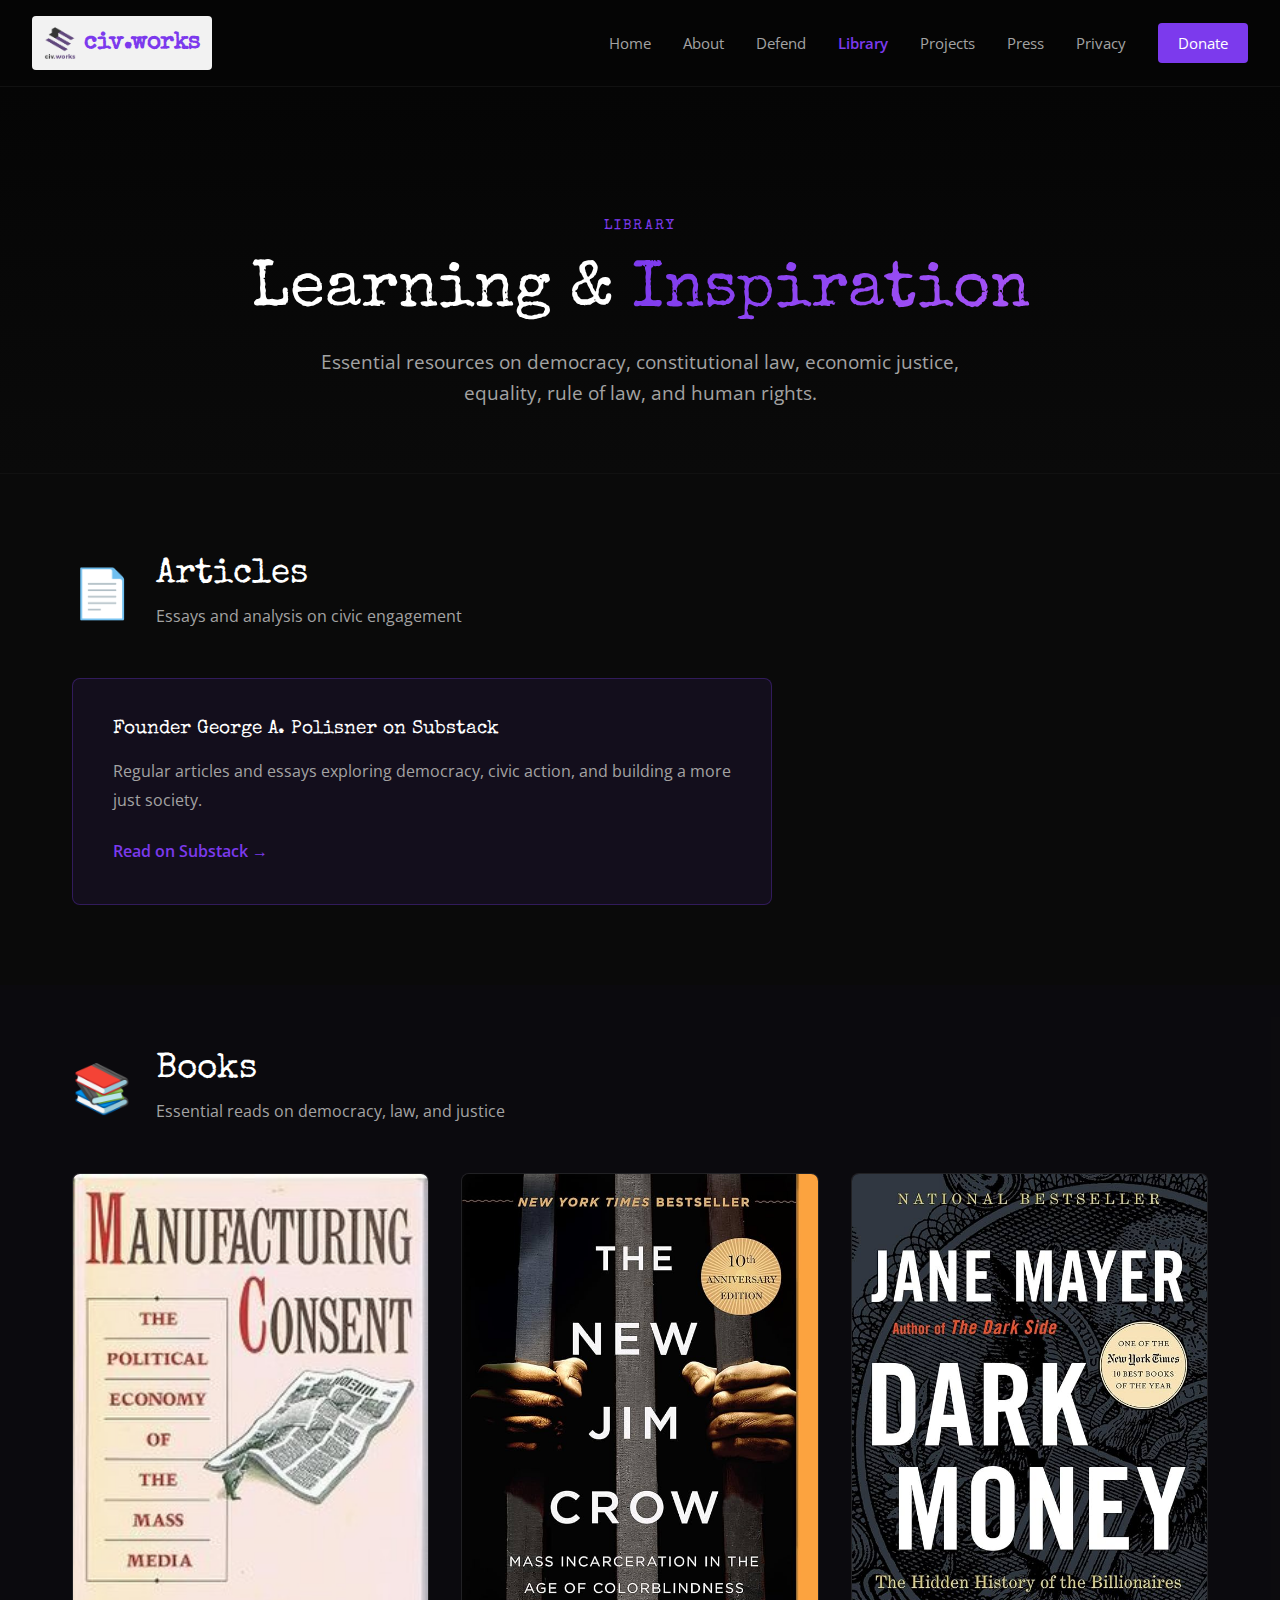
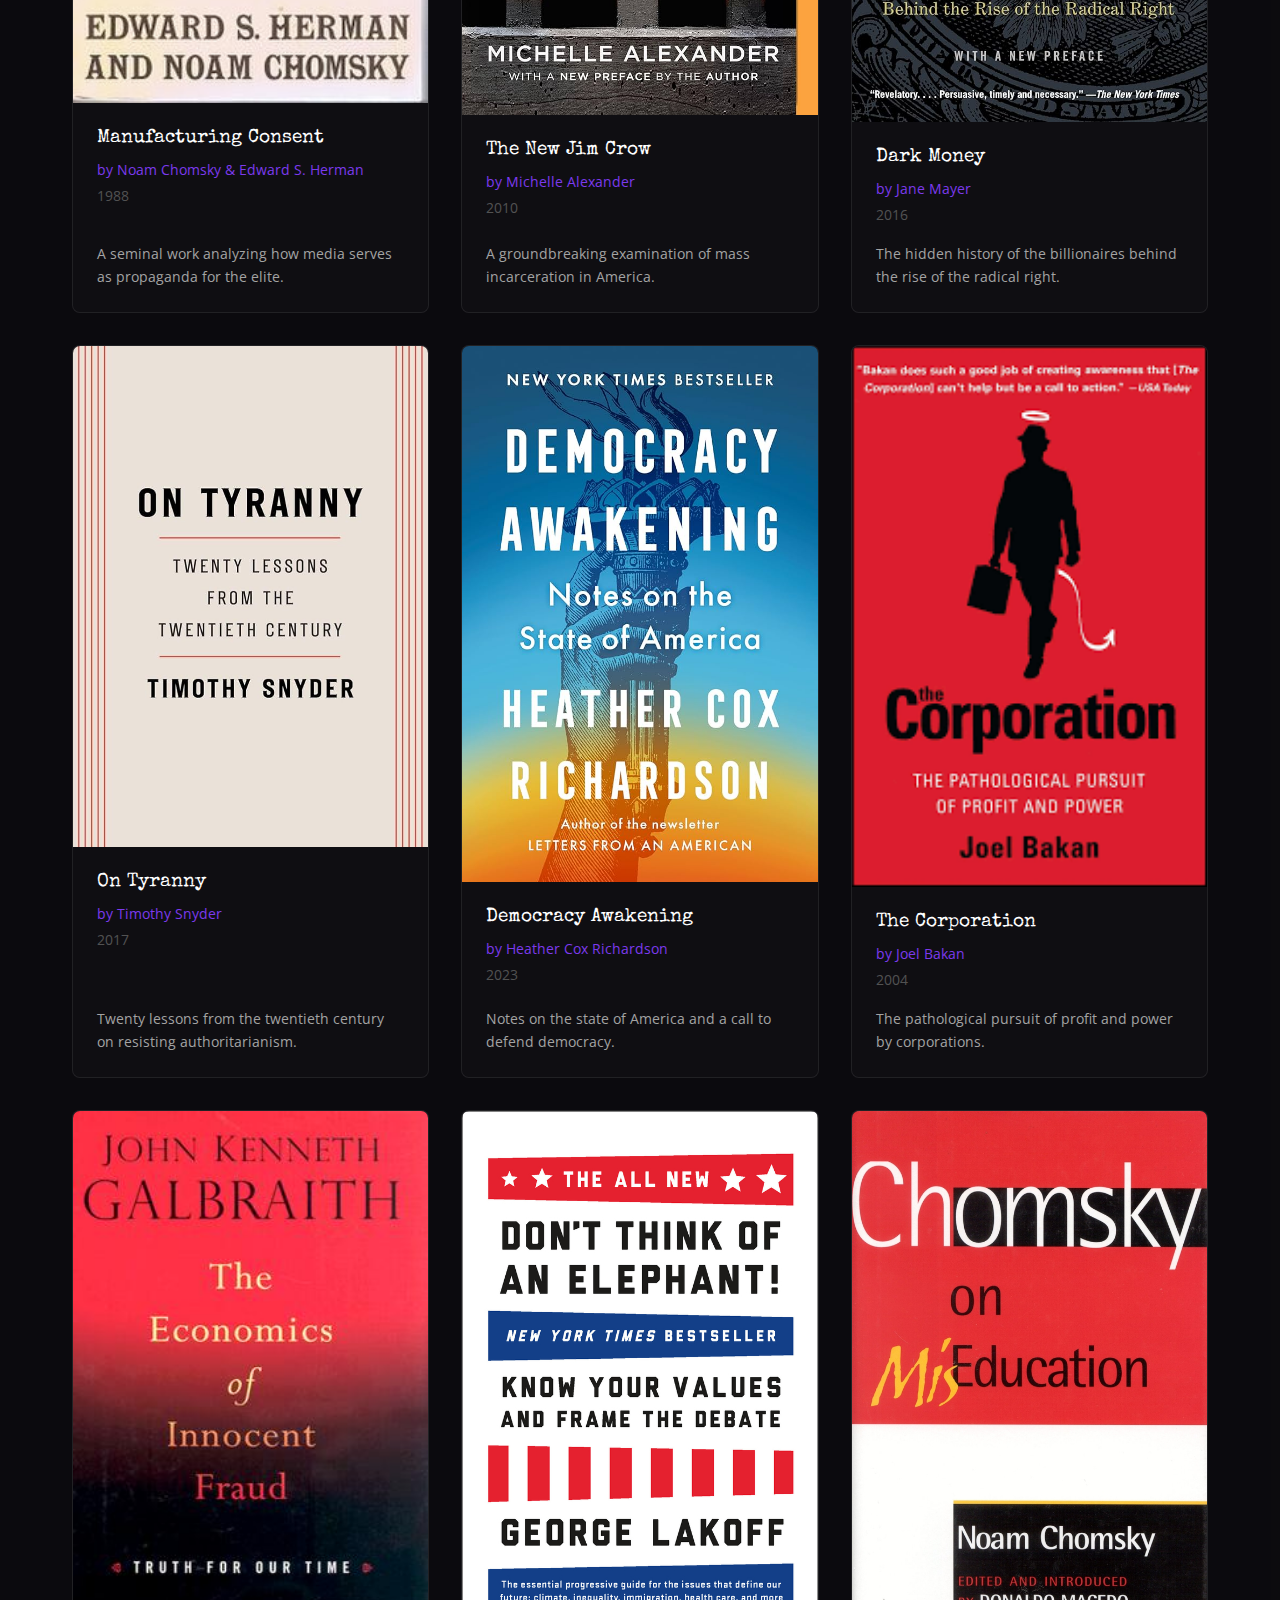
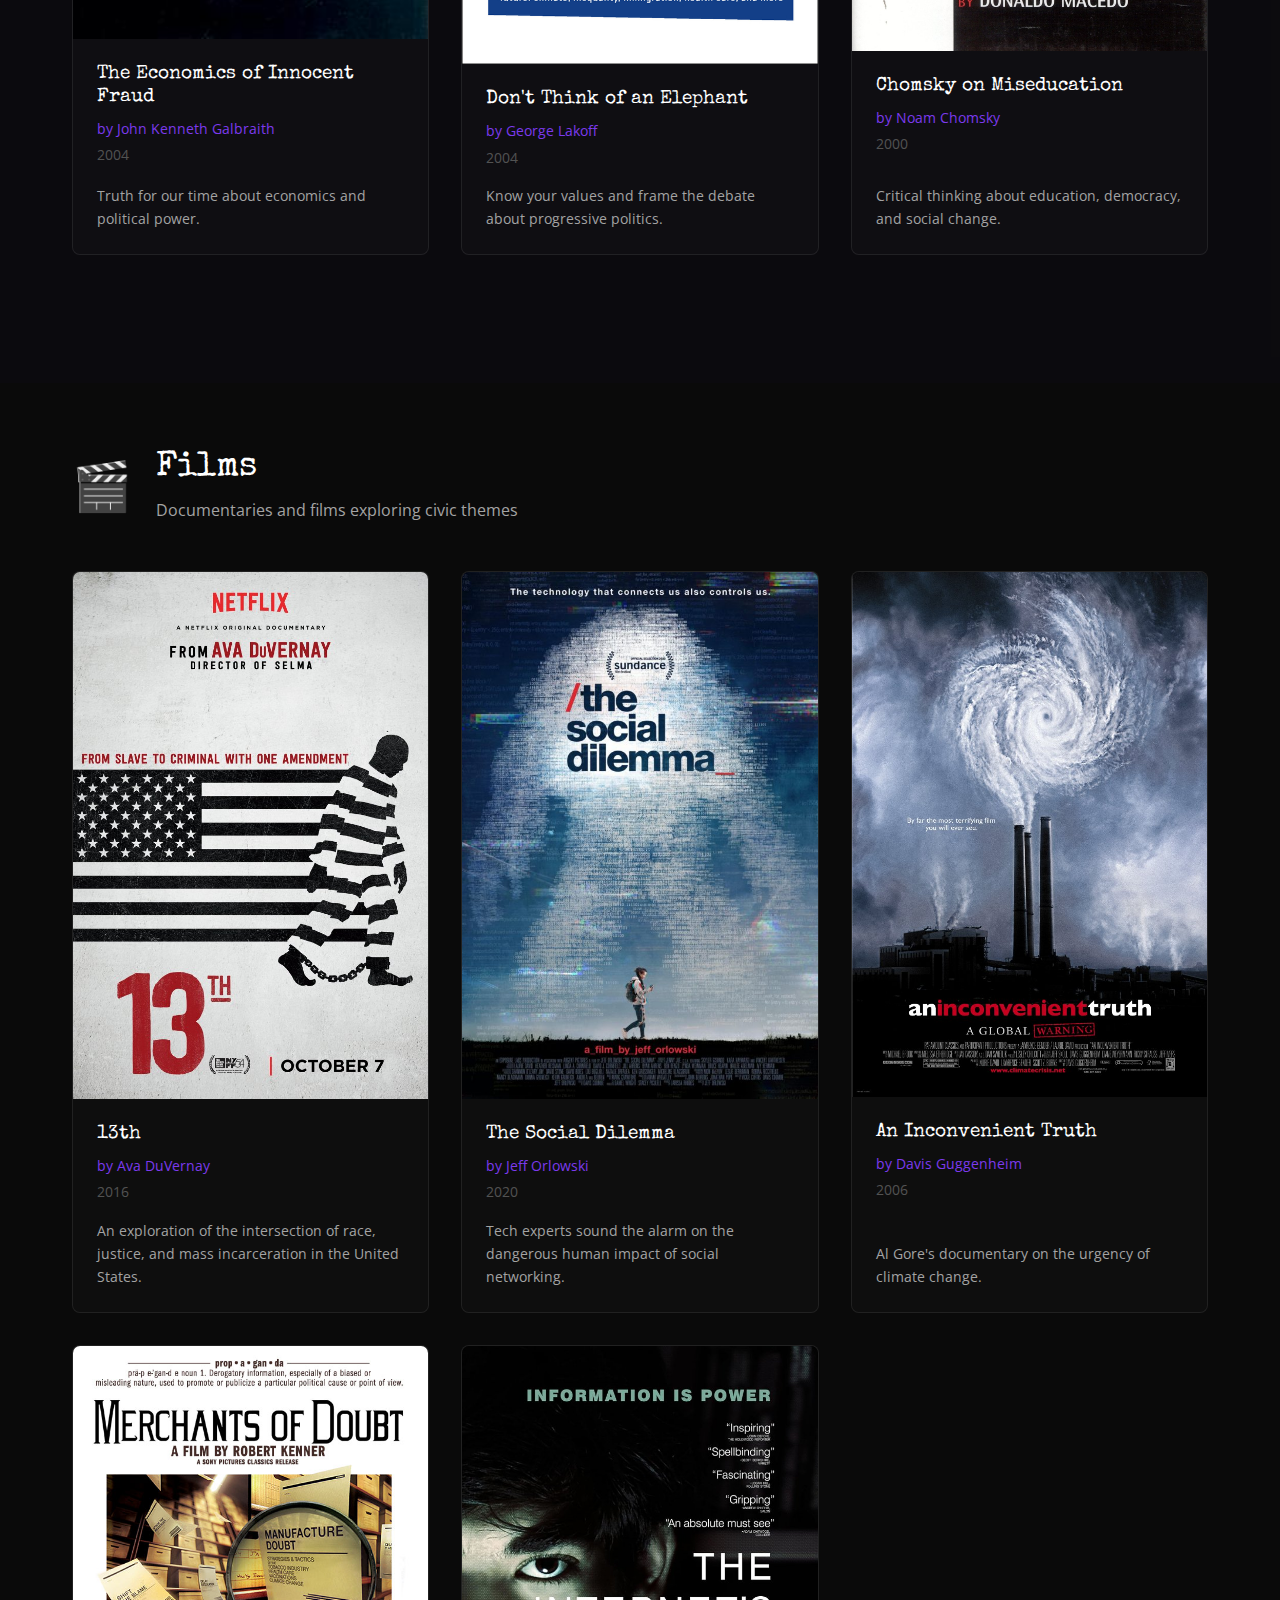
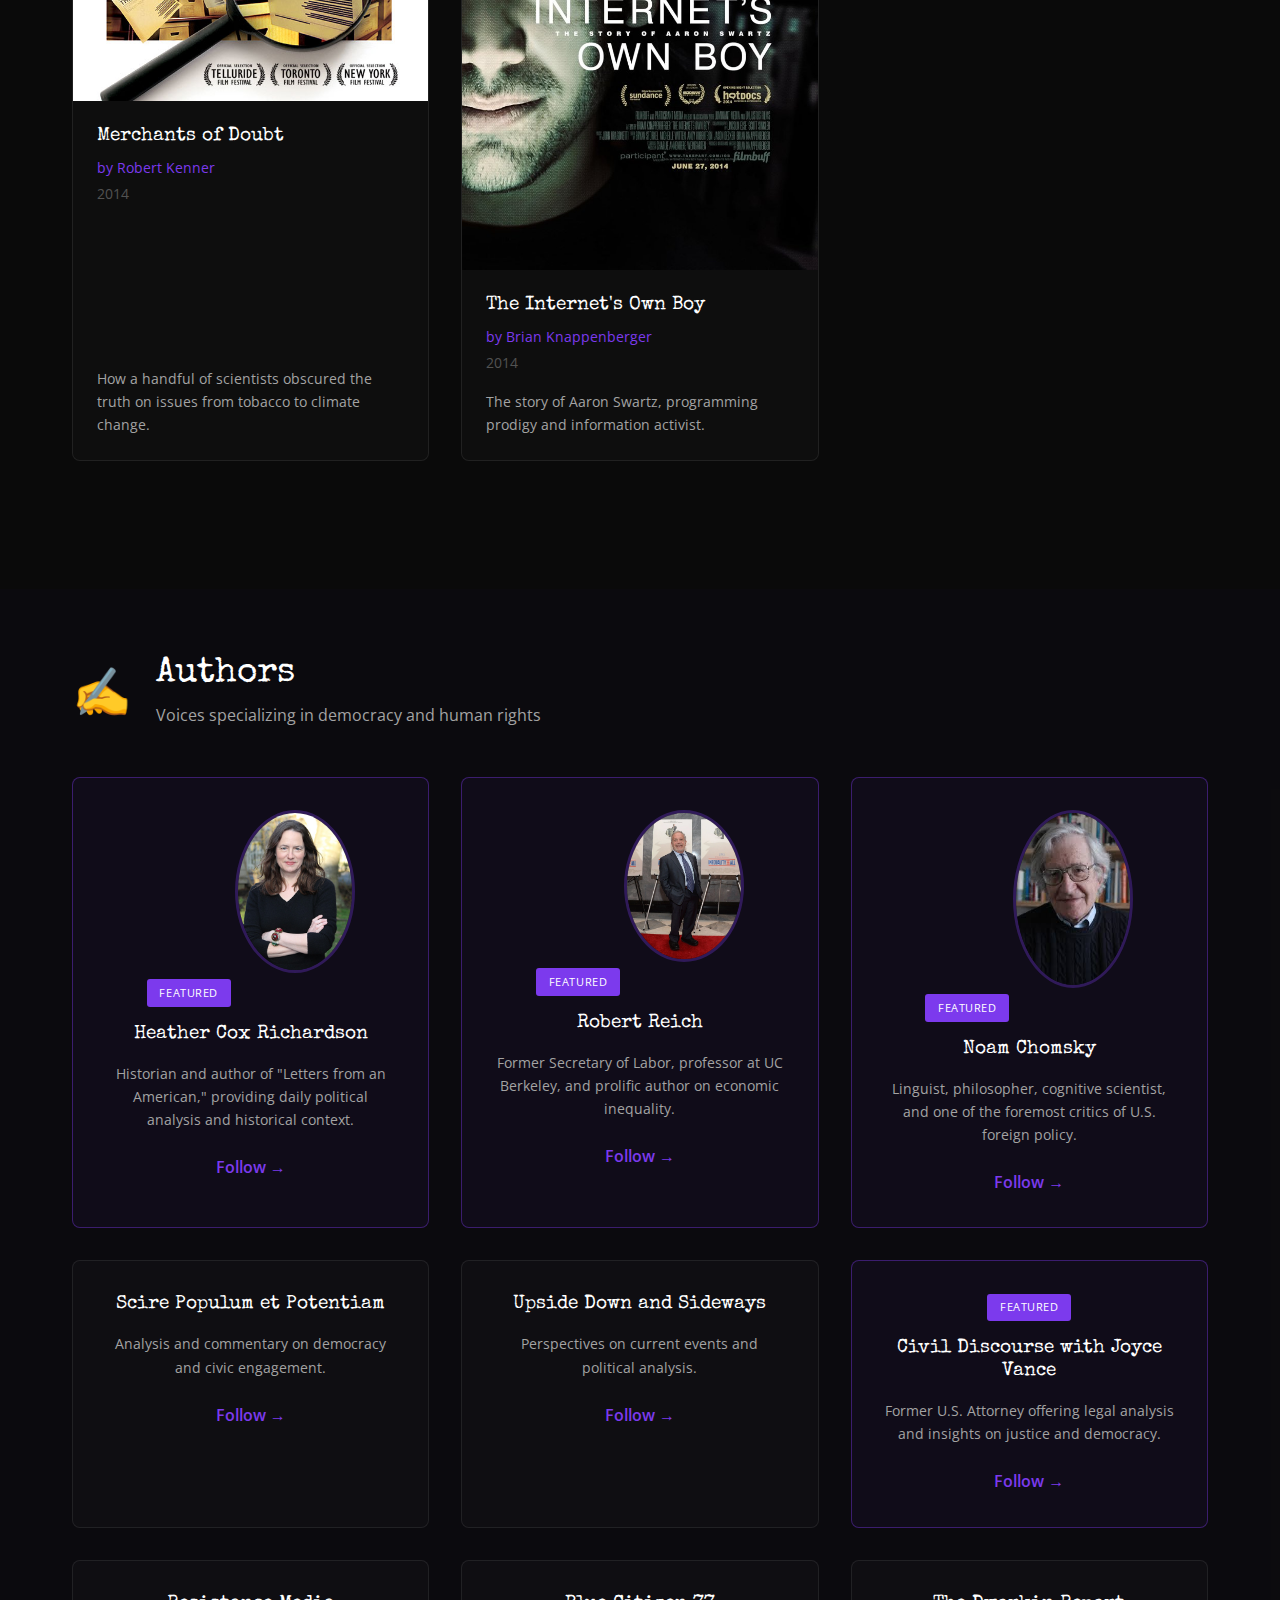
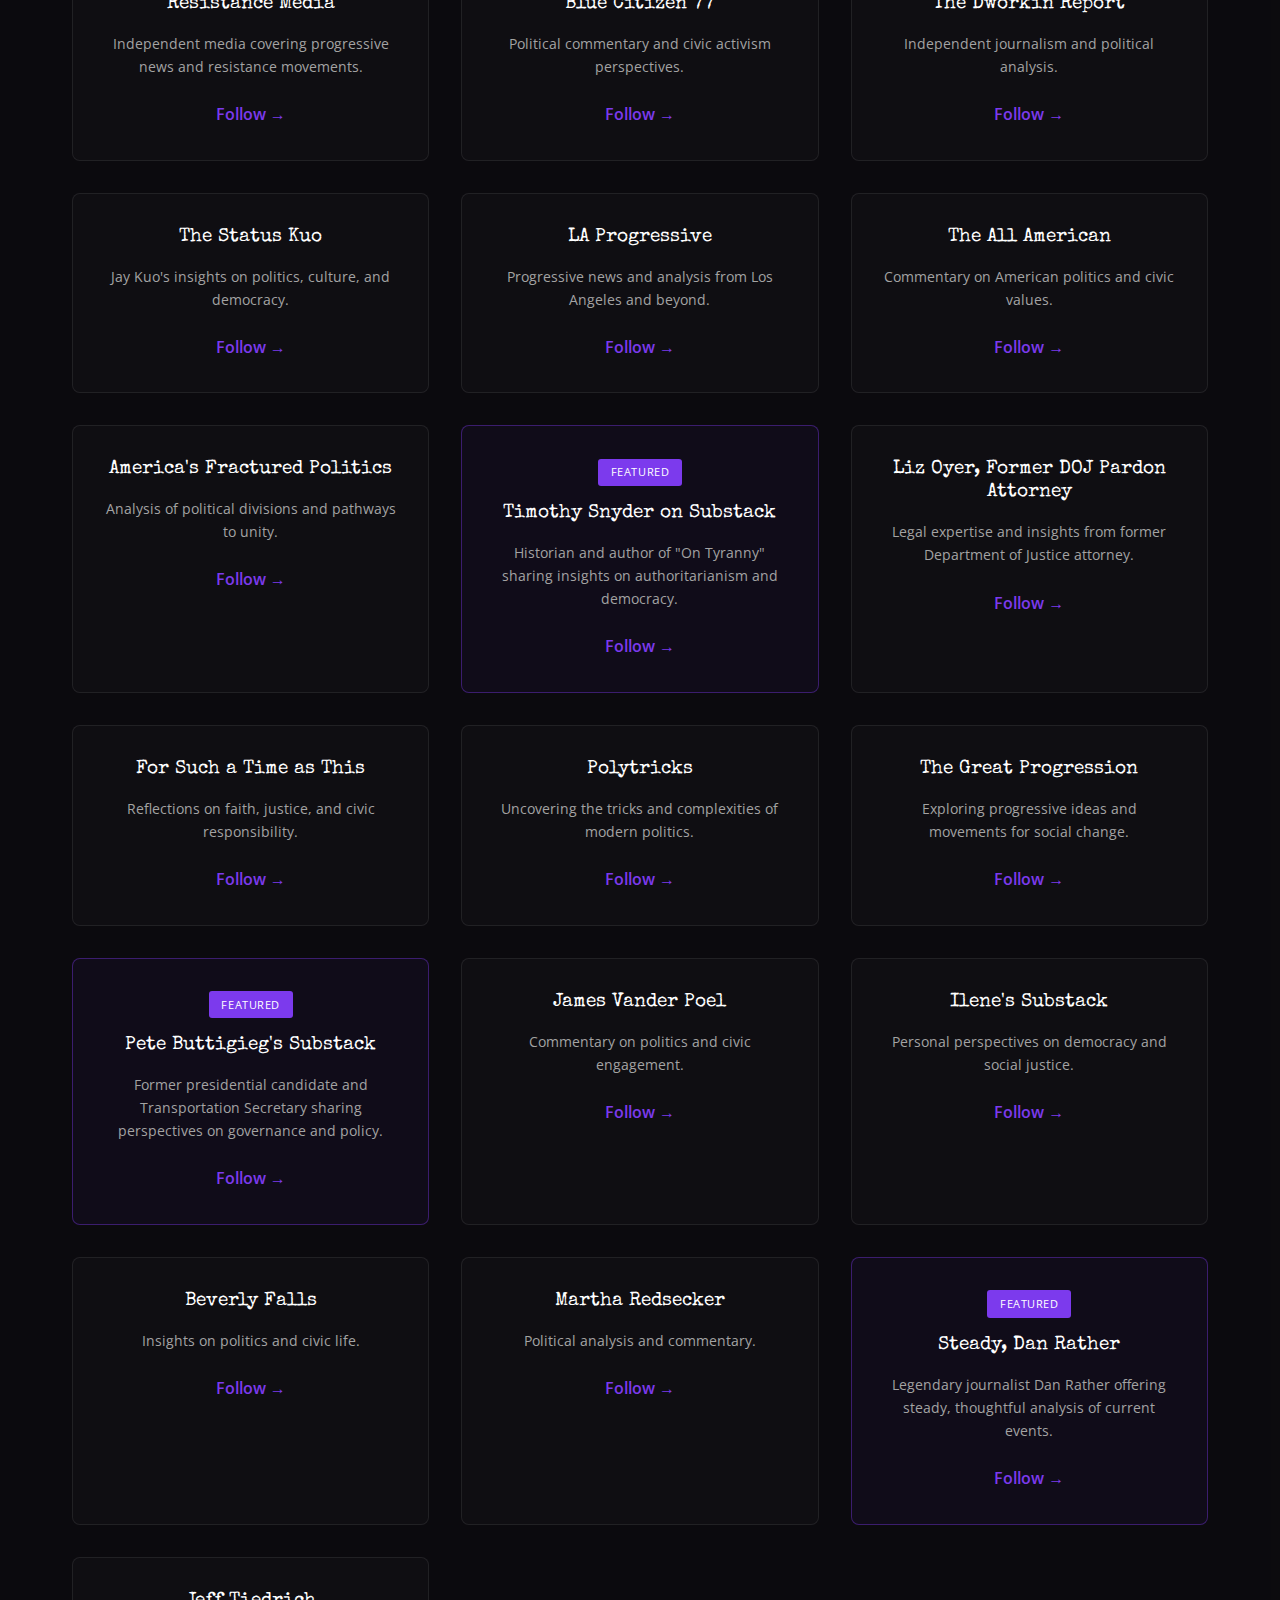
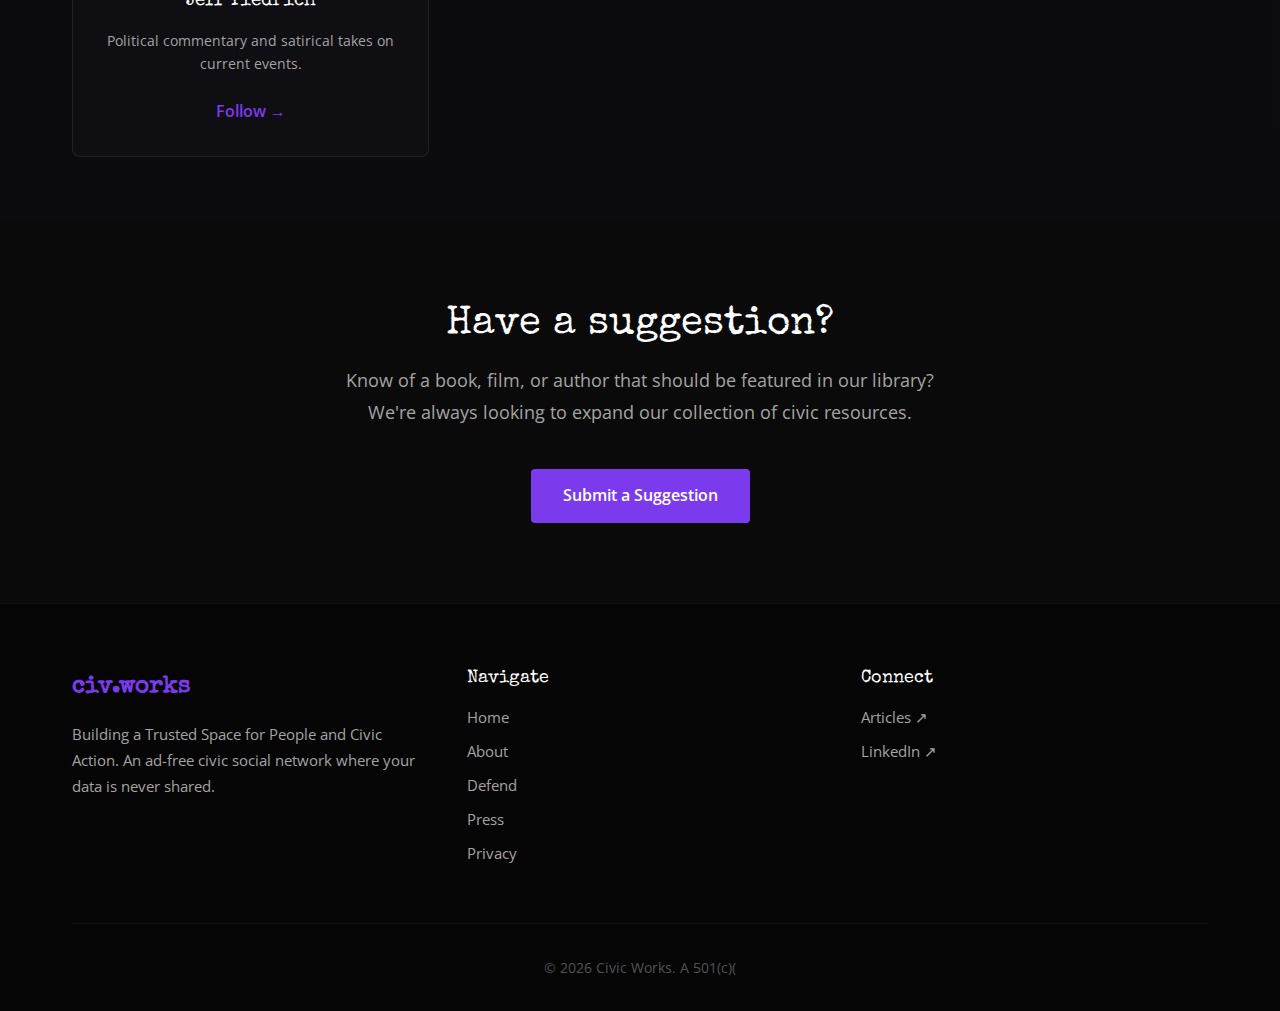
<file: library.html>
<!DOCTYPE html>
<html lang="en">
<head>
<meta charset="UTF-8">
<meta name="viewport" content="width=device-width, initial-scale=1.0">
<title>Library - civ.works</title>
  <link rel="icon" type="image/png" sizes="32x32" href="images/801ee806b_CivWorks_LogoSquare_1.png">
  <link rel="icon" type="image/png" sizes="16x16" href="images/801ee806b_CivWorks_LogoSquare_1.png">
  <link rel="apple-touch-icon" sizes="180x180" href="images/801ee806b_CivWorks_LogoSquare_1.png">
<link href="https://fonts.googleapis.com/css2?family=Special+Elite&family=Open+Sans:wght@300;400;600;700&display=swap" rel="stylesheet">
<link rel="stylesheet" href="styles.css">
</head>
<body>

<!-- Navigation -->
<nav class="nav">
  <div class="nav-container">
    <a href="index.html" class="logo">
      <img src="images/801ee806b_CivWorks_LogoSquare_1.png" alt="civ.works" class="logo-icon">
      <span class="logo-civ">civ</span><span class="logo-dot">.</span><span class="logo-works">works</span>
    </a>
    <button class="hamburger" onclick="this.classList.toggle('active');document.querySelector('.nav-links').classList.toggle('active')" aria-label="Menu">
      <span></span>
      <span></span>
      <span></span>
    </button>
    <div class="nav-links">
      <a href="index.html">Home</a>
      <a href="about.html">About</a>
      <a href="defend.html">Defend</a>
      <a href="library.html" class="active">Library</a>
      <a href="projects.html">Projects</a>
      <a href="press.html">Press</a>
      <a href="privacy.html">Privacy</a>
      <a href="https://buy.stripe.com/00gg04bBZd0V2L69AC" class="donate-btn">Donate</a>
    </div>
  </div>
</nav>

<!-- Page Header -->
<section class="page-header library-header">
  <div class="container">
    <p class="section-eyebrow">LIBRARY</p>
    <h1 class="page-title">Learning & <span class="gradient-text">Inspiration</span></h1>
    <p class="page-subtitle">Essential resources on democracy, constitutional law, economic justice, equality, rule of law, and human rights.</p>
  </div>
</section>

<!-- Articles -->
<section class="section">
  <div class="container">
    <div class="section-icon-header">
      <span class="section-icon">📄</span>
      <div>
        <h2 class="section-title-left">Articles</h2>
        <p class="section-desc">Essays and analysis on civic engagement</p>
      </div>
    </div>
    
    <div class="highlight-card">
      <h3>Founder George A. Polisner on Substack</h3>
      <p>Regular articles and essays exploring democracy, civic action, and building a more just society.</p>
      <a href="https://bomdia.substack.com" target="_blank" class="card-link-btn">Read on Substack →</a>
    </div>
  </div>
</section>

<!-- Books -->
<section class="section books-section">
  <div class="container">
    <div class="section-icon-header">
      <span class="section-icon">📚</span>
      <div>
        <h2 class="section-title-left">Books</h2>
        <p class="section-desc">Essential reads on democracy, law, and justice</p>
      </div>
    </div>
    
    <div class="media-grid">
      <a href="https://www.amazon.com/Manufacturing-Consent-Political-Economy-Media/dp/0375714499" target="_blank" class="media-card">
        <img src="images/93ff832eb_manufacturing_consent.jpg" alt="Manufacturing Consent">
        <div class="media-info">
          <h3>Manufacturing Consent</h3>
          <p class="media-author">by Noam Chomsky & Edward S. Herman</p>
          <p class="media-year">1988</p>
          <p class="media-desc">A seminal work analyzing how media serves as propaganda for the elite.</p>
        </div>
      </a>
      
      <a href="https://www.amazon.com/New-Jim-Crow-Incarceration-Colorblindness/dp/1620971933" target="_blank" class="media-card">
        <img src="images/bde1db2f4_the_new_jim_crow.jpg" alt="The New Jim Crow">
        <div class="media-info">
          <h3>The New Jim Crow</h3>
          <p class="media-author">by Michelle Alexander</p>
          <p class="media-year">2010</p>
          <p class="media-desc">A groundbreaking examination of mass incarceration in America.</p>
        </div>
      </a>
      
      <a href="https://www.amazon.com/Dark-Money-History-Billionaires-Radical/dp/0307947904" target="_blank" class="media-card">
        <img src="images/0794f087c_dark_money.jpg" alt="Dark Money">
        <div class="media-info">
          <h3>Dark Money</h3>
          <p class="media-author">by Jane Mayer</p>
          <p class="media-year">2016</p>
          <p class="media-desc">The hidden history of the billionaires behind the rise of the radical right.</p>
        </div>
      </a>
      
      <a href="https://www.amazon.com/Tyranny-Twenty-Lessons-Twentieth-Century/dp/0804190119" target="_blank" class="media-card">
        <img src="images/55920341d_on_tyranny.jpg" alt="On Tyranny">
        <div class="media-info">
          <h3>On Tyranny</h3>
          <p class="media-author">by Timothy Snyder</p>
          <p class="media-year">2017</p>
          <p class="media-desc">Twenty lessons from the twentieth century on resisting authoritarianism.</p>
        </div>
      </a>
      
      <a href="https://www.amazon.com/Democracy-Awakening-Notes-State-America/dp/0593652916" target="_blank" class="media-card">
        <img src="images/33ad93661_democracy_awakening.jpg" alt="Democracy Awakening">
        <div class="media-info">
          <h3>Democracy Awakening</h3>
          <p class="media-author">by Heather Cox Richardson</p>
          <p class="media-year">2023</p>
          <p class="media-desc">Notes on the state of America and a call to defend democracy.</p>
        </div>
      </a>
      
      <a href="https://www.amazon.com/Corporation-Pathological-Pursuit-Profit-Power/dp/0743247469" target="_blank" class="media-card">
        <img src="images/d55ca66db_the_corporation.png" alt="The Corporation">
        <div class="media-info">
          <h3>The Corporation</h3>
          <p class="media-author">by Joel Bakan</p>
          <p class="media-year">2004</p>
          <p class="media-desc">The pathological pursuit of profit and power by corporations.</p>
        </div>
      </a>
      
      <a href="https://www.amazon.com/Economics-Innocent-Fraud-Truth-Time/dp/0618260234" target="_blank" class="media-card">
        <img src="images/702db8132_the_economics_of_innocent_fraud.jpg" alt="The Economics of Innocent Fraud">
        <div class="media-info">
          <h3>The Economics of Innocent Fraud</h3>
          <p class="media-author">by John Kenneth Galbraith</p>
          <p class="media-year">2004</p>
          <p class="media-desc">Truth for our time about economics and political power.</p>
        </div>
      </a>
      
      <a href="https://www.amazon.com/All-New-Dont-Think-Elephant/dp/160358594X" target="_blank" class="media-card">
        <img src="images/5f893e094_dontthinkofanelephant.png" alt="Don't Think of an Elephant">
        <div class="media-info">
          <h3>Don't Think of an Elephant</h3>
          <p class="media-author">by George Lakoff</p>
          <p class="media-year">2004</p>
          <p class="media-desc">Know your values and frame the debate about progressive politics.</p>
        </div>
      </a>
      
      <a href="https://www.amazon.com/Chomsky-Miseducation-Critical-Conversations/dp/0742501248" target="_blank" class="media-card">
        <img src="images/b23eadea0_chomsky_on_miseducation.jpg" alt="Chomsky on Miseducation">
        <div class="media-info">
          <h3>Chomsky on Miseducation</h3>
          <p class="media-author">by Noam Chomsky</p>
          <p class="media-year">2000</p>
          <p class="media-desc">Critical thinking about education, democracy, and social change.</p>
        </div>
      </a>
    </div>
  </div>
</section>

<!-- Films -->
<section class="section films-section">
  <div class="container">
    <div class="section-icon-header">
      <span class="section-icon">🎬</span>
      <div>
        <h2 class="section-title-left">Films</h2>
        <p class="section-desc">Documentaries and films exploring civic themes</p>
      </div>
    </div>
    
    <div class="media-grid">
      <a href="https://en.wikipedia.org/wiki/13th_(film)" target="_blank" class="media-card">
        <img src="images/bf9279f90_13th.jpg" alt="13th">
        <div class="media-info">
          <h3>13th</h3>
          <p class="media-author">by Ava DuVernay</p>
          <p class="media-year">2016</p>
          <p class="media-desc">An exploration of the intersection of race, justice, and mass incarceration in the United States.</p>
        </div>
      </a>
      
      <a href="https://thesocialdilemma.com/" target="_blank" class="media-card">
        <img src="images/83879c22d_the_social_dilemma.jpg" alt="The Social Dilemma">
        <div class="media-info">
          <h3>The Social Dilemma</h3>
          <p class="media-author">by Jeff Orlowski</p>
          <p class="media-year">2020</p>
          <p class="media-desc">Tech experts sound the alarm on the dangerous human impact of social networking.</p>
        </div>
      </a>
      
      <a href="https://en.wikipedia.org/wiki/An_Inconvenient_Truth" target="_blank" class="media-card">
        <img src="images/b238feabf_an_inconvenient_truth.jpg" alt="An Inconvenient Truth">
        <div class="media-info">
          <h3>An Inconvenient Truth</h3>
          <p class="media-author">by Davis Guggenheim</p>
          <p class="media-year">2006</p>
          <p class="media-desc">Al Gore's documentary on the urgency of climate change.</p>
        </div>
      </a>
      
      <a href="https://www.merchantsofdoubt.org/" target="_blank" class="media-card">
        <img src="images/283452d62_merchants_of_doubt.jpg" alt="Merchants of Doubt">
        <div class="media-info">
          <h3>Merchants of Doubt</h3>
          <p class="media-author">by Robert Kenner</p>
          <p class="media-year">2014</p>
          <p class="media-desc">How a handful of scientists obscured the truth on issues from tobacco to climate change.</p>
        </div>
      </a>
      
      <a href="https://en.wikipedia.org/wiki/The_Internet%27s_Own_Boy" target="_blank" class="media-card">
        <img src="images/5dd3102cc_theinternetsownboy.jpg" alt="The Internet's Own Boy">
        <div class="media-info">
          <h3>The Internet's Own Boy</h3>
          <p class="media-author">by Brian Knappenberger</p>
          <p class="media-year">2014</p>
          <p class="media-desc">The story of Aaron Swartz, programming prodigy and information activist.</p>
        </div>
      </a>
    </div>
  </div>
</section>

<!-- Authors -->
<section class="section authors-section">
  <div class="container">
    <div class="section-icon-header">
      <span class="section-icon">✍️</span>
      <div>
        <h2 class="section-title-left">Authors</h2>
        <p class="section-desc">Voices specializing in democracy and human rights</p>
      </div>
    </div>
    
    <div class="authors-grid">
      <div class="author-card featured">
        <span class="badge">Featured</span>
        <img src="images/ec8bf2141_heather_cox_richardson.jpg" alt="Heather Cox Richardson">
        <h3>Heather Cox Richardson</h3>
        <p>Historian and author of "Letters from an American," providing daily political analysis and historical context.</p>
        <a href="https://heathercoxrichardson.substack.com/" target="_blank" class="author-link">Follow →</a>
      </div>
      
      <div class="author-card featured">
        <span class="badge">Featured</span>
        <img src="images/bc6c05f51_Robert_Reich.png" alt="Robert Reich">
        <h3>Robert Reich</h3>
        <p>Former Secretary of Labor, professor at UC Berkeley, and prolific author on economic inequality.</p>
        <a href="https://robertreich.substack.com/" target="_blank" class="author-link">Follow →</a>
      </div>
      
      <div class="author-card featured">
        <span class="badge">Featured</span>
        <img src="images/29d97be51_noam_chomsky.jpg" alt="Noam Chomsky">
        <h3>Noam Chomsky</h3>
        <p>Linguist, philosopher, cognitive scientist, and one of the foremost critics of U.S. foreign policy.</p>
        <a href="https://chomsky.info/" target="_blank" class="author-link">Follow →</a>
      </div>
      
      <div class="author-card">
        <h3>Scire Populum et Potentiam</h3>
        <p>Analysis and commentary on democracy and civic engagement.</p>
        <a href="https://scirepopulumetpotentiam.substack.com/" target="_blank" class="author-link">Follow →</a>
      </div>
      
      <div class="author-card">
        <h3>Upside Down and Sideways</h3>
        <p>Perspectives on current events and political analysis.</p>
        <a href="https://bonniehuval.substack.com/" target="_blank" class="author-link">Follow →</a>
      </div>
      
      <div class="author-card featured">
        <span class="badge">Featured</span>
        <h3>Civil Discourse with Joyce Vance</h3>
        <p>Former U.S. Attorney offering legal analysis and insights on justice and democracy.</p>
        <a href="https://joycevance.substack.com/" target="_blank" class="author-link">Follow →</a>
      </div>
      
      <div class="author-card">
        <h3>Resistance Media</h3>
        <p>Independent media covering progressive news and resistance movements.</p>
        <a href="https://resistancemedia.info/" target="_blank" class="author-link">Follow →</a>
      </div>
      
      <div class="author-card">
        <h3>Blue Citizen 77</h3>
        <p>Political commentary and civic activism perspectives.</p>
        <a href="https://bluecitizen77.substack.com/" target="_blank" class="author-link">Follow →</a>
      </div>
      
      <div class="author-card">
        <h3>The Dworkin Report</h3>
        <p>Independent journalism and political analysis.</p>
        <a href="https://www.dworkinsubstack.com/" target="_blank" class="author-link">Follow →</a>
      </div>
      
      <div class="author-card">
        <h3>The Status Kuo</h3>
        <p>Jay Kuo's insights on politics, culture, and democracy.</p>
        <a href="https://statuskuo.substack.com/" target="_blank" class="author-link">Follow →</a>
      </div>
      
      <div class="author-card">
        <h3>LA Progressive</h3>
        <p>Progressive news and analysis from Los Angeles and beyond.</p>
        <a href="https://www.laprogressive.com/" target="_blank" class="author-link">Follow →</a>
      </div>
      
      <div class="author-card">
        <h3>The All American</h3>
        <p>Commentary on American politics and civic values.</p>
        <a href="https://theallamerican.substack.com/" target="_blank" class="author-link">Follow →</a>
      </div>
      
      <div class="author-card">
        <h3>America's Fractured Politics</h3>
        <p>Analysis of political divisions and pathways to unity.</p>
        <a href="https://mmansour.substack.com/" target="_blank" class="author-link">Follow →</a>
      </div>
      
      <div class="author-card featured">
        <span class="badge">Featured</span>
        <h3>Timothy Snyder on Substack</h3>
        <p>Historian and author of "On Tyranny" sharing insights on authoritarianism and democracy.</p>
        <a href="https://snyder.substack.com/" target="_blank" class="author-link">Follow →</a>
      </div>
      
      <div class="author-card">
        <h3>Liz Oyer, Former DOJ Pardon Attorney</h3>
        <p>Legal expertise and insights from former Department of Justice attorney.</p>
        <a href="https://lizoyer.substack.com/" target="_blank" class="author-link">Follow →</a>
      </div>
      
      <div class="author-card">
        <h3>For Such a Time as This</h3>
        <p>Reflections on faith, justice, and civic responsibility.</p>
        <a href="https://forsuchatimeasthis.substack.com/" target="_blank" class="author-link">Follow →</a>
      </div>
      
      <div class="author-card">
        <h3>Polytricks</h3>
        <p>Uncovering the tricks and complexities of modern politics.</p>
        <a href="https://ki6mnk.substack.com/" target="_blank" class="author-link">Follow →</a>
      </div>
      
      <div class="author-card">
        <h3>The Great Progression</h3>
        <p>Exploring progressive ideas and movements for social change.</p>
        <a href="https://peterleyden.substack.com/" target="_blank" class="author-link">Follow →</a>
      </div>
      
      <div class="author-card featured">
        <span class="badge">Featured</span>
        <h3>Pete Buttigieg's Substack</h3>
        <p>Former presidential candidate and Transportation Secretary sharing perspectives on governance and policy.</p>
        <a href="https://petebuttigieg.substack.com/" target="_blank" class="author-link">Follow →</a>
      </div>
      
      <div class="author-card">
        <h3>James Vander Poel</h3>
        <p>Commentary on politics and civic engagement.</p>
        <a href="https://jamesvanderpoel.substack.com/" target="_blank" class="author-link">Follow →</a>
      </div>
      
      <div class="author-card">
        <h3>Ilene's Substack</h3>
        <p>Personal perspectives on democracy and social justice.</p>
        <a href="https://ilene.substack.com/" target="_blank" class="author-link">Follow →</a>
      </div>
      
      <div class="author-card">
        <h3>Beverly Falls</h3>
        <p>Insights on politics and civic life.</p>
        <a href="https://drbeverly.substack.com/" target="_blank" class="author-link">Follow →</a>
      </div>
      
      <div class="author-card">
        <h3>Martha Redsecker</h3>
        <p>Political analysis and commentary.</p>
        <a href="https://martharedsecker.substack.com/" target="_blank" class="author-link">Follow →</a>
      </div>
      
      <div class="author-card featured">
        <span class="badge">Featured</span>
        <h3>Steady, Dan Rather</h3>
        <p>Legendary journalist Dan Rather offering steady, thoughtful analysis of current events.</p>
        <a href="https://steady.substack.com/" target="_blank" class="author-link">Follow →</a>
      </div>
      
      <div class="author-card">
        <h3>Jeff Tiedrich</h3>
        <p>Political commentary and satirical takes on current events.</p>
        <a href="https://www.jefftiedrich.com/" target="_blank" class="author-link">Follow →</a>
      </div>
    </div>
  </div>
</section>

<!-- Suggestion CTA -->
<section class="section suggestion-section">
  <div class="container">
    <h2 class="section-title">Have a suggestion?</h2>
    <p class="section-subtitle">Know of a book, film, or author that should be featured in our library? We're always looking to expand our collection of civic resources.</p>
    <a href="/cdn-cgi/l/email-protection#91f8fff7fed1f2f8e7bfe6fee3fae2aee2e4f3fbf4f2e5acddf8f3e3f0e3e8b1c2e4f6f6f4e2e5f8feff" class="btn-primary">Submit a Suggestion</a>
  </div>
</section>

<!-- Footer -->
<footer class="footer">
  <div class="container">
    <div class="footer-grid">
      <div class="footer-col">
        <div class="footer-logo">
          <span class="logo-civ">civ</span><span class="logo-dot">.</span><span class="logo-works">works</span>
        </div>
        <p>Building a Trusted Space for People and Civic Action. An ad-free civic social network where your data is never shared.</p>
      </div>
      <div class="footer-col">
        <h4>Navigate</h4>
        <a href="index.html">Home</a>
        <a href="about.html">About</a>
        <a href="defend.html">Defend</a>
        <a href="press.html">Press</a>
        <a href="privacy.html">Privacy</a>
      </div>
      <div class="footer-col">
        <h4>Connect</h4>
        <a href="https://bomdia.substack.com" target="_blank">Articles ↗</a>
        <a href="https://www.linkedin.com/in/georgepolisner/" target="_blank">LinkedIn ↗</a>
      </div>
    </div>
    <div class="footer-bottom">
      <p>© 2026 Civic Works. A 501(c)(
</file>
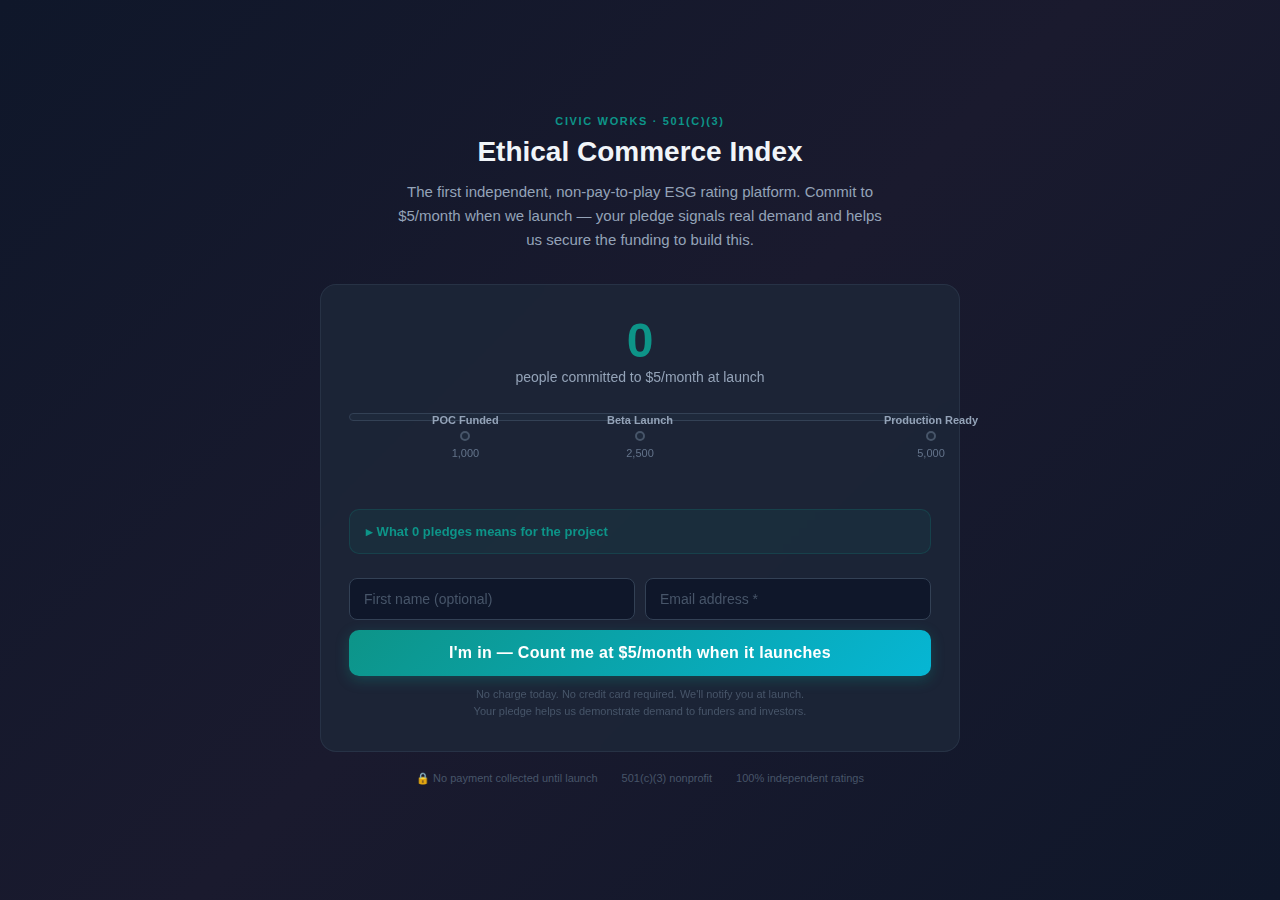
<file: pledge.html>
<!DOCTYPE html>
<html lang="en">
<head>
  <meta charset="UTF-8">
  <meta name="viewport" content="width=device-width, initial-scale=1.0">
  <title>Ethical Commerce Index — Pledge Your Support | Civic Works</title>
  <meta name="description" content="Commit to $5/month when ECI launches. Help build the first independent, non-pay-to-play ESG rating platform.">
  <style>
    /* ========================================
       CONFIGURATION — Edit these values
       ======================================== */
    :root {
      --target-pledges: 5000;
      --monthly-amount: 5;
      --teal: #0d9488;
      --teal-light: #06b6d4;
      --teal-glow: rgba(13, 148, 136, 0.4);
      --bg-dark: #0f172a;
      --bg-card: rgba(30, 41, 59, 0.7);
      --border: rgba(51, 65, 85, 0.5);
      --text-primary: #f1f5f9;
      --text-secondary: #94a3b8;
      --text-muted: #64748b;
      --text-dim: #475569;
    }

    /* ========================================
       BASE STYLES
       ======================================== */
    * { margin: 0; padding: 0; box-sizing: border-box; }

    body {
      font-family: -apple-system, BlinkMacSystemFont, 'Segoe UI', Roboto, sans-serif;
      background: linear-gradient(135deg, var(--bg-dark) 0%, #1a1a2e 50%, var(--bg-dark) 100%);
      min-height: 100vh;
      display: flex;
      align-items: center;
      justify-content: center;
      padding: 24px 16px;
    }

    .container {
      max-width: 640px;
      width: 100%;
    }

    /* ========================================
       HEADER
       ======================================== */
    .header {
      text-align: center;
      margin-bottom: 32px;
    }

    .header-org {
      font-size: 11px;
      letter-spacing: 0.15em;
      color: var(--teal);
      font-weight: 600;
      text-transform: uppercase;
      margin-bottom: 8px;
    }

    .header-title {
      font-size: 28px;
      font-weight: 800;
      color: var(--text-primary);
      line-height: 1.2;
      margin-bottom: 12px;
    }

    .header-desc {
      font-size: 15px;
      color: var(--text-secondary);
      line-height: 1.6;
      max-width: 500px;
      margin: 0 auto;
    }

    /* ========================================
       MAIN CARD
       ======================================== */
    .card {
      background: var(--bg-card);
      border-radius: 16px;
      border: 1px solid var(--border);
      padding: 32px 28px;
      backdrop-filter: blur(8px);
    }

    /* ========================================
       COUNTER
       ======================================== */
    .counter {
      text-align: center;
      margin-bottom: 28px;
    }

    .counter-number {
      font-size: 48px;
      font-weight: 800;
      color: var(--teal);
      line-height: 1;
    }

    .counter-label {
      font-size: 14px;
      color: var(--text-secondary);
      margin-top: 4px;
    }

    /* ========================================
       THERMOMETER BAR
       ======================================== */
    .thermometer {
      position: relative;
      margin-bottom: 48px;
      margin-top: 8px;
    }

    .thermo-track {
      height: 8px;
      border-radius: 999px;
      background-color: #1e293b;
      overflow: hidden;
      border: 1px solid #334155;
    }

    .thermo-fill {
      height: 100%;
      border-radius: 999px;
      background: linear-gradient(90deg, var(--teal) 0%, var(--teal-light) 100%);
      width: 0%;
      transition: width 1.2s cubic-bezier(0.22, 1, 0.36, 1);
      box-shadow: 0 0 12px var(--teal-glow);
    }

    /* ========================================
       MILESTONES
       ======================================== */
    .milestones {
      position: relative;
      height: 40px;
    }

    .milestone {
      position: absolute;
      display: flex;
      flex-direction: column;
      align-items: center;
      transform: translateX(-50%);
    }

    .milestone-label {
      position: absolute;
      top: -7px;
      white-space: nowrap;
      font-size: 11px;
      font-weight: 600;
      color: var(--text-secondary);
      transition: color 0.5s ease;
    }

    .milestone-label.reached { color: var(--teal); }

    .milestone-dot {
      position: absolute;
      top: 10px;
      width: 10px;
      height: 10px;
      border-radius: 50%;
      border: 2px solid var(--text-dim);
      background: #1e293b;
      transition: all 0.5s ease;
    }

    .milestone-dot.reached {
      border-color: var(--teal);
      background: var(--teal);
    }

    .milestone-count {
      position: absolute;
      top: 26px;
      white-space: nowrap;
      font-size: 11px;
      color: var(--text-muted);
    }

    /* ========================================
       IMPACT TOGGLE
       ======================================== */
    .impact-toggle {
      display: block;
      width: 100%;
      background: rgba(13, 148, 136, 0.08);
      border: 1px solid rgba(13, 148, 136, 0.2);
      border-radius: 10px;
      padding: 14px 16px;
      cursor: pointer;
      margin-bottom: 24px;
      text-align: left;
      color: var(--teal);
      font-size: 13px;
      font-weight: 600;
      font-family: inherit;
    }

    .impact-toggle:hover { background: rgba(13, 148, 136, 0.12); }

    .impact-grid {
      display: none;
      grid-template-columns: 1fr 1fr;
      gap: 12px;
      margin-top: 12px;
    }

    .impact-grid.visible { display: grid; }

    .impact-stat {
      background: rgba(15, 23, 42, 0.5);
      border-radius: 8px;
      padding: 12px;
    }

    .impact-value {
      font-size: 20px;
      font-weight: 700;
      color: var(--text-primary);
    }

    .impact-label {
      font-size: 11px;
      color: var(--text-muted);
      margin-top: 2px;
    }

    /* ========================================
       FORM
       ======================================== */
    .form-row {
      display: grid;
      grid-template-columns: 1fr 1fr;
      gap: 10px;
      margin-bottom: 10px;
    }

    .form-input {
      background: var(--bg-dark);
      border: 1px solid #334155;
      border-radius: 8px;
      padding: 12px 14px;
      font-size: 14px;
      color: var(--text-primary);
      outline: none;
      width: 100%;
      font-family: inherit;
    }

    .form-input:focus { border-color: var(--teal); }
    .form-input.error { border-color: #ef4444; }
    .form-input::placeholder { color: var(--text-dim); }

    .error-text {
      font-size: 12px;
      color: #ef4444;
      margin-bottom: 8px;
      padding-left: 2px;
      display: none;
    }

    .error-text.visible { display: block; }

    .submit-btn {
      width: 100%;
      padding: 14px;
      border-radius: 10px;
      border: none;
      background: linear-gradient(135deg, var(--teal) 0%, var(--teal-light) 100%);
      color: #ffffff;
      font-size: 16px;
      font-weight: 700;
      cursor: pointer;
      letter-spacing: 0.02em;
      box-shadow: 0 4px 14px rgba(13, 148, 136, 0.3);
      transition: transform 0.15s ease, box-shadow 0.15s ease;
      font-family: inherit;
    }

    .submit-btn:hover {
      transform: translateY(-1px);
      box-shadow: 0 6px 20px var(--teal-glow);
    }

    .submit-btn:active { transform: translateY(0); }

    .submit-btn:disabled {
      opacity: 0.6;
      cursor: not-allowed;
      transform: none;
    }

    .form-fine-print {
      text-align: center;
      font-size: 11px;
      color: var(--text-dim);
      margin-top: 10px;
      line-height: 1.5;
    }

    /* ========================================
       CONFIRMATION
       ======================================== */
    .confirmation {
      display: none;
      text-align: center;
      background: rgba(13, 148, 136, 0.1);
      border: 1px solid rgba(13, 148, 136, 0.3);
      border-radius: 12px;
      padding: 24px;
    }

    .confirmation.visible { display: block; }

    .confirmation-check { font-size: 28px; margin-bottom: 8px; }

    .confirmation-title {
      font-size: 18px;
      font-weight: 700;
      color: var(--teal);
      margin-bottom: 6px;
    }

    .confirmation-text {
      font-size: 14px;
      color: var(--text-secondary);
      margin-bottom: 16px;
      line-height: 1.5;
    }

    .confirmation-subtitle {
      font-size: 13px;
      color: var(--text-muted);
      margin-bottom: 16px;
    }

    .confirmation-actions {
      display: flex;
      gap: 10px;
      justify-content: center;
      flex-wrap: wrap;
    }

    .btn-secondary {
      padding: 10px 20px;
      border-radius: 8px;
      font-size: 13px;
      font-weight: 600;
      cursor: pointer;
      font-family: inherit;
      text-decoration: none;
      display: inline-block;
    }

    .btn-teal {
      border: 1px solid rgba(13, 148, 136, 0.3);
      background: rgba(13, 148, 136, 0.1);
      color: var(--teal);
    }

    .btn-gray {
      border: 1px solid var(--border);
      background: rgba(30, 41, 59, 0.5);
      color: var(--text-secondary);
    }

    /* ========================================
       TRUST SIGNALS
       ======================================== */
    .trust {
      text-align: center;
      margin-top: 20px;
      display: flex;
      justify-content: center;
      gap: 24px;
      flex-wrap: wrap;
    }

    .trust span {
      font-size: 11px;
      color: var(--text-dim);
    }

    /* ========================================
       RESPONSIVE
       ======================================== */
    @media (max-width: 480px) {
      .header-title { font-size: 22px; }
      .counter-number { font-size: 36px; }
      .card { padding: 24px 18px; }
      .form-row { grid-template-columns: 1fr; }
      .impact-grid { grid-template-columns: 1fr; }
      .trust { flex-direction: column; gap: 8px; }
      .milestone-label { font-size: 9px; }
      .milestone-count { font-size: 9px; }
    }
  </style>
</head>
<body>

<div class="container">

  <!-- Header -->
  <div class="header">
    <div class="header-org">Civic Works · 501(c)(3)</div>
    <h1 class="header-title">Ethical Commerce Index</h1>
    <p class="header-desc">
      The first independent, non-pay-to-play ESG rating platform.
      Commit to $5/month when we launch — your pledge signals real demand
      and helps us secure the funding to build this.
    </p>
  </div>

  <!-- Main Card -->
  <div class="card">

    <!-- Counter -->
    <div class="counter">
      <div class="counter-number" id="pledgeCount">0</div>
      <div class="counter-label">people committed to $5/month at launch</div>
    </div>

    <!-- Thermometer -->
    <div class="thermometer">
      <div class="thermo-track">
        <div class="thermo-fill" id="thermoFill"></div>
      </div>
      <div class="milestones" id="milestones"></div>
    </div>

    <!-- Impact Toggle -->
    <button class="impact-toggle" id="impactToggle">
      <span id="impactArrow">▸</span> What <span id="impactCountLabel">0</span> pledges means for the project
    </button>
    <div class="impact-grid" id="impactGrid">
      <div class="impact-stat">
        <div class="impact-value" id="mrrValue">$0</div>
        <div class="impact-label">Projected MRR</div>
      </div>
      <div class="impact-stat">
        <div class="impact-value" id="arrValue">$0</div>
        <div class="impact-label">Projected ARR</div>
      </div>
    </div>

    <!-- Form -->
    <div id="pledgeForm">
      <div class="form-row">
        <input type="text" class="form-input" id="nameInput" placeholder="First name (optional)">
        <input type="email" class="form-input" id="emailInput" placeholder="Email address *">
      </div>
      <div class="error-text" id="errorText"></div>
      <button class="submit-btn" id="submitBtn">
        I'm in — Count me at $5/month when it launches
      </button>
      <div class="form-fine-print">
        No charge today. No credit card required. We'll notify you at launch.<br>
        Your pledge helps us demonstrate demand to funders and investors.
      </div>
    </div>

    <!-- Confirmation (hidden until submit) -->
    <div class="confirmation" id="confirmation">
      <div class="confirmation-check">✓</div>
      <div class="confirmation-title" id="confirmTitle">You're pledged!</div>
      <div class="confirmation-text" id="confirmText"></div>
      <div class="confirmation-subtitle">Want to accelerate the launch?</div>
      <div class="confirmation-actions">
        <a href="https://bsky.app" target="_blank" class="btn-secondary btn-teal">Share on Bluesky</a>
        <a href="https://civ.works" class="btn-secondary btn-gray">Make a donation now</a>
      </div>
    </div>

  </div>

  <!-- Trust Signals -->
  <div class="trust">
    <span>🔒 No payment collected until launch</span>
    <span>501(c)(3) nonprofit</span>
    <span>100% independent ratings</span>
  </div>

</div>

<script>
  // ============================================
  // CONFIGURATION — EDIT THESE TWO VALUES
  // ============================================
  const SUPABASE_URL = 'https://rqsbqfpedquazbpkjnkn.supabase.co';       // e.g. https://xyzxyz.supabase.co
  const SUPABASE_ANON_KEY = 'sb_publishable_mMDu8CNHLTip0NGMIqcNNw_K_syxdUS';     // e.g. eyJhbGciOi...

  const TARGET = 5000;
  const AMOUNT = 5;
  const MILESTONES = [
    { count: 1000, label: 'POC Funded' },
    { count: 2500, label: 'Beta Launch' },
    { count: 5000, label: 'Production Ready' },
  ];

  // ============================================
  // STATE
  // ============================================
  let currentCount = 0;
  let impactOpen = false;

  // ============================================
  // DOM REFS
  // ============================================
  const $count = document.getElementById('pledgeCount');
  const $fill = document.getElementById('thermoFill');
  const $milestones = document.getElementById('milestones');
  const $impactToggle = document.getElementById('impactToggle');
  const $impactArrow = document.getElementById('impactArrow');
  const $impactCountLabel = document.getElementById('impactCountLabel');
  const $impactGrid = document.getElementById('impactGrid');
  const $mrr = document.getElementById('mrrValue');
  const $arr = document.getElementById('arrValue');
  const $form = document.getElementById('pledgeForm');
  const $name = document.getElementById('nameInput');
  const $email = document.getElementById('emailInput');
  const $error = document.getElementById('errorText');
  const $submit = document.getElementById('submitBtn');
  const $confirm = document.getElementById('confirmation');
  const $confirmTitle = document.getElementById('confirmTitle');
  const $confirmText = document.getElementById('confirmText');

  // ============================================
  // RENDER MILESTONES
  // ============================================
  MILESTONES.forEach(m => {
    const pct = (m.count / TARGET) * 100;
    const div = document.createElement('div');
    div.className = 'milestone';
    div.style.left = pct + '%';
    div.innerHTML = `
      <div class="milestone-label" data-milestone="${m.count}">${m.label}</div>
      <div class="milestone-dot" data-milestone="${m.count}"></div>
      <div class="milestone-count">${m.count.toLocaleString()}</div>
    `;
    $milestones.appendChild(div);
  });

  // ============================================
  // UPDATE UI
  // ============================================
  function animateCount(target) {
    const duration = 1200;
    const start = performance.now();
    const from = 0;

    function step(now) {
      const elapsed = now - start;
      const progress = Math.min(elapsed / duration, 1);
      const eased = 1 - Math.pow(1 - progress, 3);
      const val = Math.floor(from + (target - from) * eased);
      $count.textContent = val.toLocaleString();
      if (progress < 1) requestAnimationFrame(step);
    }

    requestAnimationFrame(step);
  }

  function updateUI(count) {
    currentCount = count;
    const pct = Math.min((count / TARGET) * 100, 100);

    // Animate counter on first load
    animateCount(count);

    // Thermometer fill
    setTimeout(() => { $fill.style.width = pct + '%'; }, 100);

    // Milestones
    document.querySelectorAll('.milestone-label').forEach(el => {
      const mc = parseInt(el.dataset.milestone);
      el.classList.toggle('reached', count >= mc);
    });
    document.querySelectorAll('.milestone-dot').forEach(el => {
      const mc = parseInt(el.dataset.milestone);
      el.classList.toggle('reached', count >= mc);
    });

    // Impact numbers
    const mrr = count * AMOUNT;
    const arr = mrr * 12;
    $impactCountLabel.textContent = count.toLocaleString();
    $mrr.textContent = '$' + mrr.toLocaleString();
    $arr.textContent = '$' + arr.toLocaleString();
  }

  // ============================================
  // SUPABASE HELPERS
  // ============================================
  async function fetchCount() {
    try {
      // Use Supabase's PostgREST API to get count
      const res = await fetch(
        `${SUPABASE_URL}/rest/v1/pledges?select=id`,
        {
          headers: {
            'apikey': SUPABASE_ANON_KEY,
            'Authorization': `Bearer ${SUPABASE_ANON_KEY}`,
            'Prefer': 'count=exact'
          },
          method: 'HEAD'
        }
      );
      const count = parseInt(res.headers.get('content-range')?.split('/')[1] || '0');
      return count;
    } catch (err) {
      console.error('Failed to fetch count:', err);
      return 0;
    }
  }

  async function submitPledge(email, name) {
    const body = { email };
    if (name && name.trim()) body.name = name.trim();

    const res = await fetch(
      `${SUPABASE_URL}/rest/v1/pledges`,
      {
        method: 'POST',
        headers: {
          'apikey': SUPABASE_ANON_KEY,
          'Authorization': `Bearer ${SUPABASE_ANON_KEY}`,
          'Content-Type': 'application/json',
          'Prefer': 'return=minimal'
        },
        body: JSON.stringify(body)
      }
    );

    if (res.status === 409 || res.status === 400) {
      // Likely duplicate email
      throw new Error('duplicate');
    }

    if (!res.ok) {
      throw new Error('submit_failed');
    }
  }

  // ============================================
  // EVENT HANDLERS
  // ============================================
  $impactToggle.addEventListener('click', () => {
    impactOpen = !impactOpen;
    $impactArrow.textContent = impactOpen ? '▾' : '▸';
    $impactGrid.classList.toggle('visible', impactOpen);
  });

  $submit.addEventListener('click', async () => {
    const email = $email.value.trim();
    const name = $name.value.trim();

    // Validate
    if (!email || !email.includes('@') || !email.includes('.')) {
      $error.textContent = 'Please enter a valid email address.';
      $error.classList.add('visible');
      $email.classList.add('error');
      return;
    }

    $error.classList.remove('visible');
    $email.classList.remove('error');
    $submit.disabled = true;
    $submit.textContent = 'Submitting...';

    try {
      await submitPledge(email, name);
      currentCount += 1;

      // Update counter display
      $count.textContent = currentCount.toLocaleString();
      const pct = Math.min((currentCount / TARGET) * 100, 100);
      $fill.style.width = pct + '%';
      $impactCountLabel.textContent = currentCount.toLocaleString();
      $mrr.textContent = '$' + (currentCount * AMOUNT).toLocaleString();
      $arr.textContent = '$' + (currentCount * AMOUNT * 12).toLocaleString();

      // Show confirmation
      $form.style.display = 'none';
      $confirmTitle.textContent = name ? `You're pledged, ${name}!` : "You're pledged!";
      $confirmText.textContent = `You're #${currentCount.toLocaleString()} to commit. We'll email you when ECI launches.`;
      $confirm.classList.add('visible');

    } catch (err) {
      if (err.message === 'duplicate') {
        $error.textContent = "You've already pledged — thank you! We'll be in touch at launch.";
      } else {
        $error.textContent = 'Something went wrong. Please try again.';
      }
      $error.classList.add('visible');
      $submit.disabled = false;
      $submit.textContent = "I'm in — Count me at $5/month when it launches";
    }
  });

  // Enter key submits
  $email.addEventListener('keydown', (e) => {
    if (e.key === 'Enter') $submit.click();
  });

  // ============================================
  // INIT
  // ============================================
  (async function init() {
    const count = await fetchCount();
    updateUI(count);
  })();
</script>

</body>
</html>
</file>
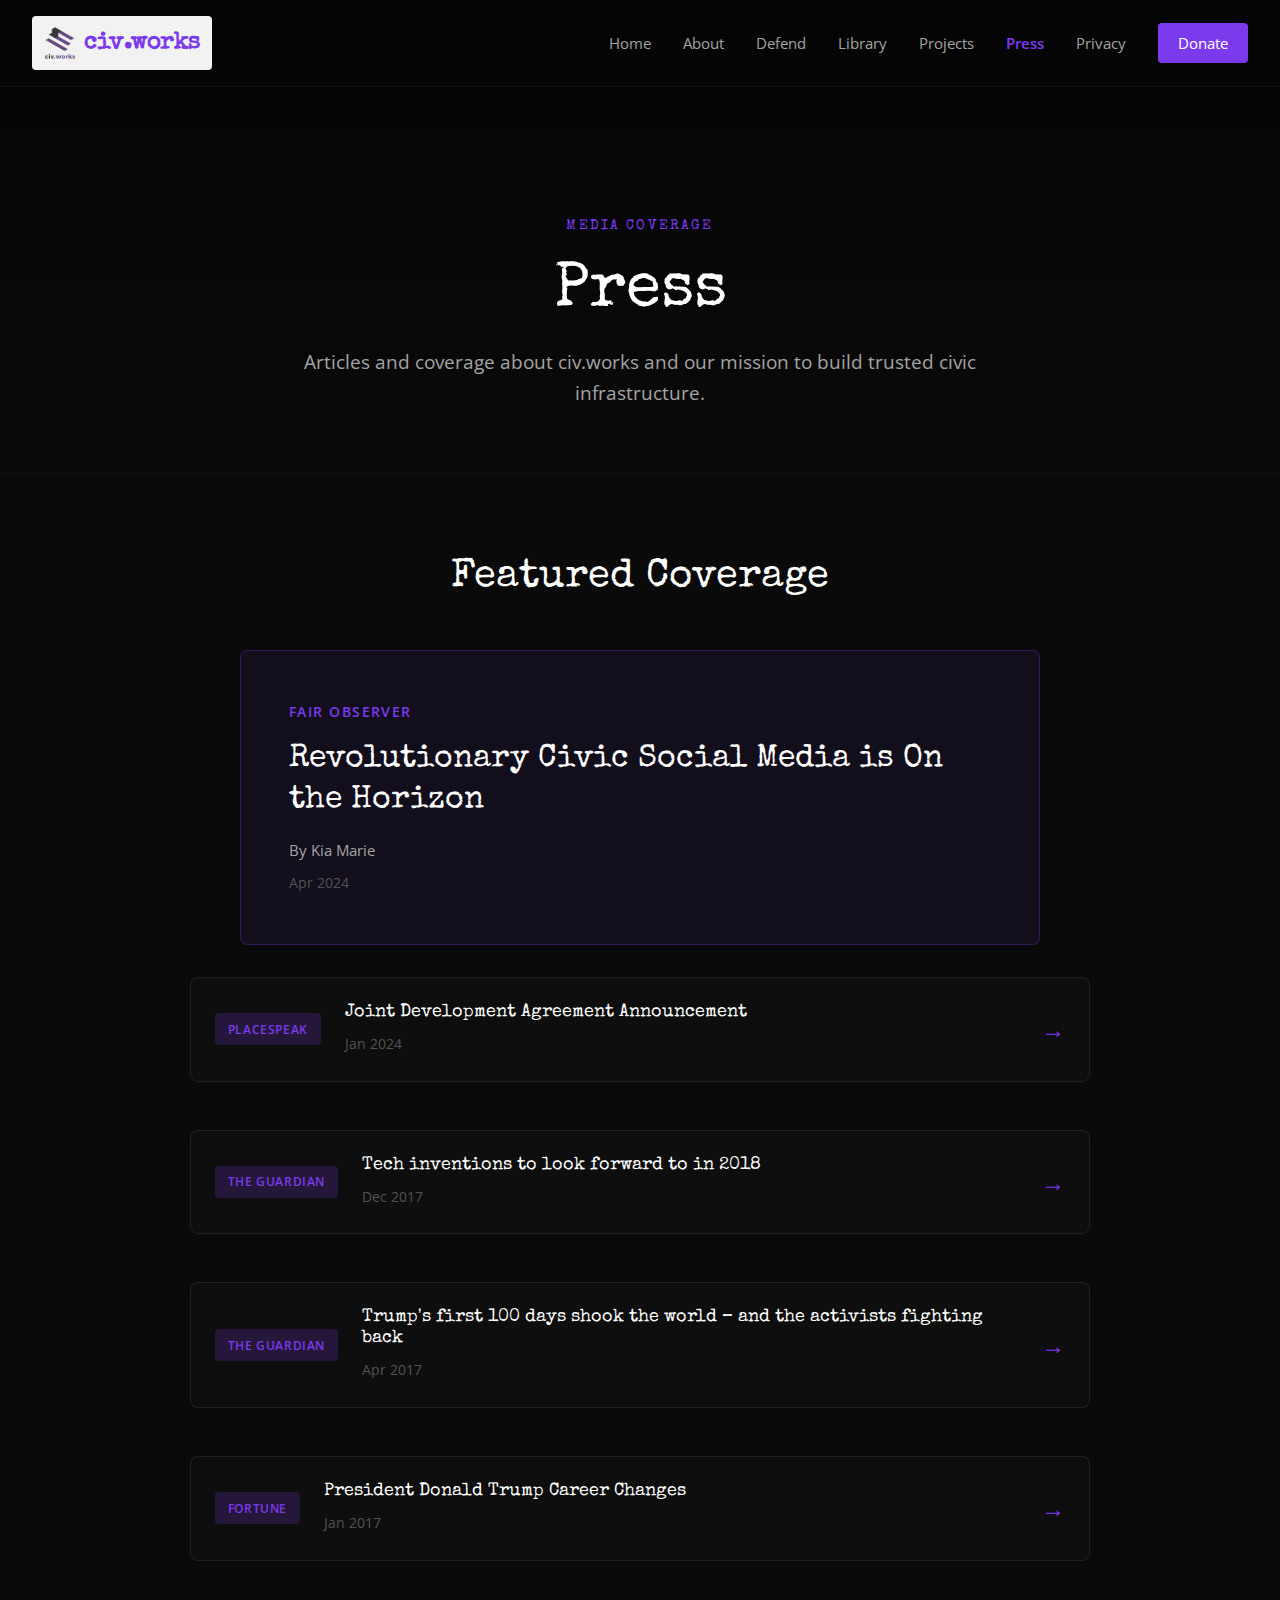
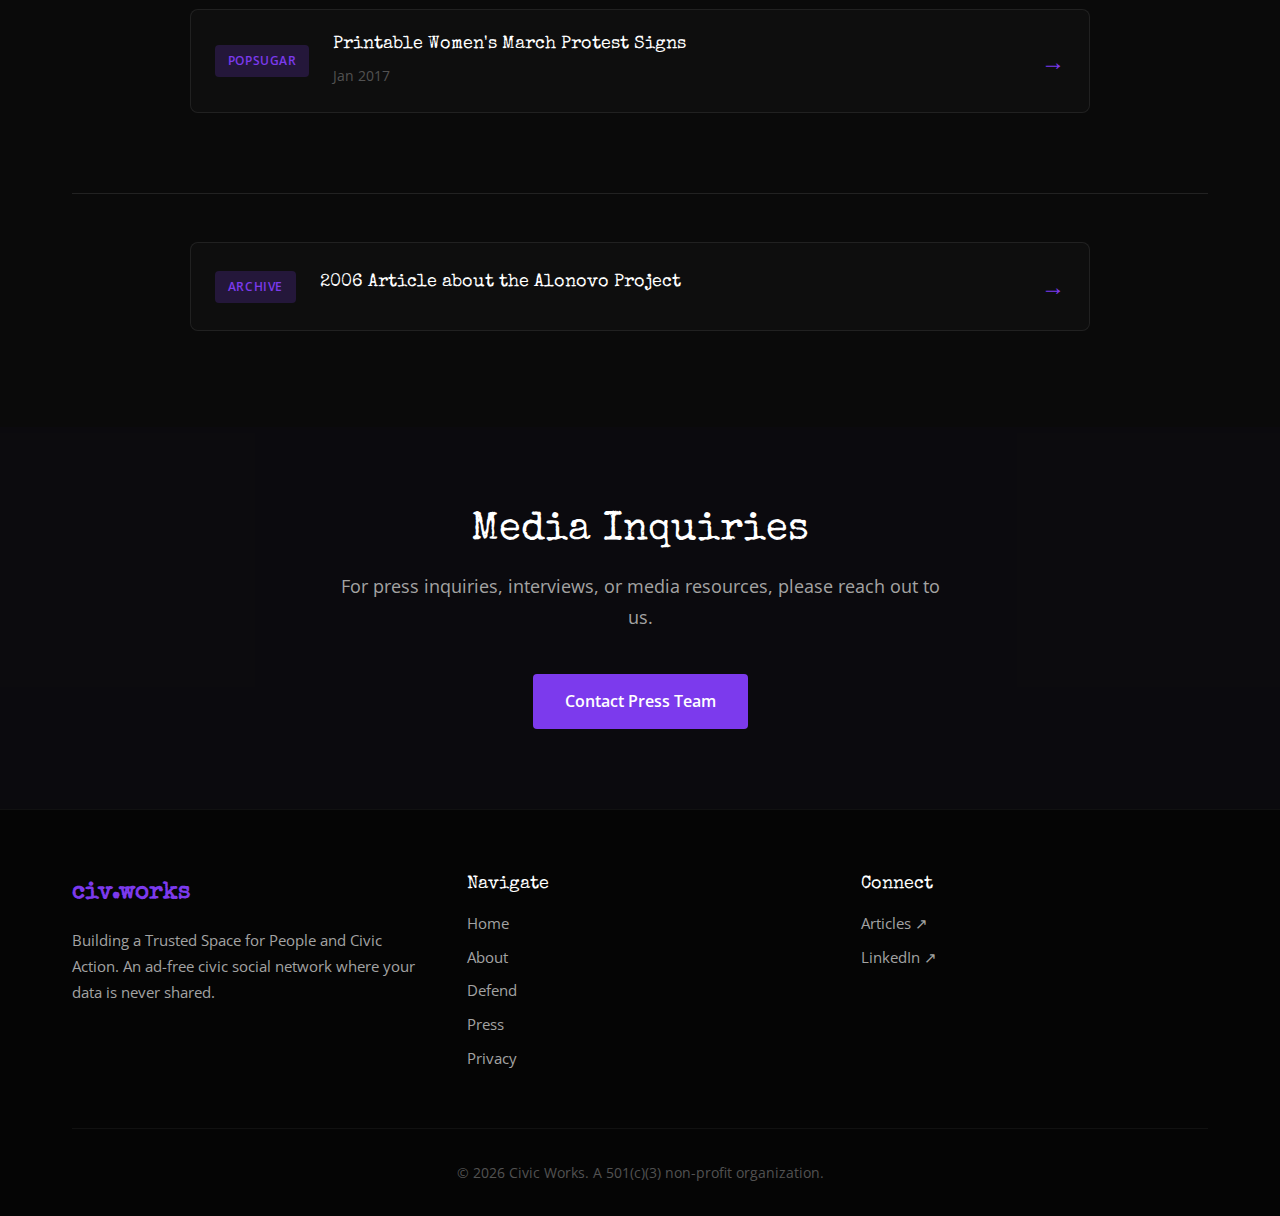
<file: press.html>
<!DOCTYPE html>
<html lang="en">
<head>
<meta charset="UTF-8">
<meta name="viewport" content="width=device-width, initial-scale=1.0">
<title>Press - civ.works</title>
  <link rel="icon" type="image/png" sizes="32x32" href="images/801ee806b_CivWorks_LogoSquare_1.png">
  <link rel="icon" type="image/png" sizes="16x16" href="images/801ee806b_CivWorks_LogoSquare_1.png">
  <link rel="apple-touch-icon" sizes="180x180" href="images/801ee806b_CivWorks_LogoSquare_1.png">
<link href="https://fonts.googleapis.com/css2?family=Special+Elite&family=Open+Sans:wght@300;400;600;700&display=swap" rel="stylesheet">
<link rel="stylesheet" href="styles.css">
</head>
<body>

<!-- Navigation -->
<nav class="nav">
  <div class="nav-container">
    <a href="index.html" class="logo">
      <img src="images/801ee806b_CivWorks_LogoSquare_1.png" alt="civ.works" class="logo-icon">
      <span class="logo-civ">civ</span><span class="logo-dot">.</span><span class="logo-works">works</span>
    </a>
    <button class="hamburger" onclick="this.classList.toggle('active');document.querySelector('.nav-links').classList.toggle('active')" aria-label="Menu">
      <span></span>
      <span></span>
      <span></span>
    </button>
    <div class="nav-links">
      <a href="index.html">Home</a>
      <a href="about.html">About</a>
      <a href="defend.html">Defend</a>
      <a href="library.html">Library</a>
      <a href="projects.html">Projects</a>
      <a href="press.html" class="active">Press</a>
      <a href="privacy.html">Privacy</a>
      <a href="https://buy.stripe.com/00gg04bBZd0V2L69AC" class="donate-btn">Donate</a>
    </div>
  </div>
</nav>

<!-- Page Header -->
<section class="page-header">
  <div class="container">
    <p class="section-eyebrow">MEDIA COVERAGE</p>
    <h1 class="page-title">Press</h1>
    <p class="page-subtitle">Articles and coverage about civ.works and our mission to build trusted civic infrastructure.</p>
  </div>
</section>

<!-- Featured Coverage -->
<section class="section">
  <div class="container">
    <h2 class="section-title">Featured Coverage</h2>
    
    <div class="press-featured-grid">
  <a href="https://www.fairobserver.com/world-news/revolutionary-civic-social-media-is-on-the-horizon/" target="_blank" class="press-card-large">
    <span class="press-source">Fair Observer</span>
    <h3>Revolutionary Civic Social Media is On the Horizon</h3>
    <p class="press-author">By Kia Marie</p>
    <span class="press-date-small">Apr 2024</span>
  </a>
      
      <div class="press-item">
        <span class="press-source-badge">PlaceSpeak</span>
        <div class="press-item-content">
          <h4>Joint Development Agreement Announcement</h4>
          <span class="press-date-small">Jan 2024</span>
        </div>
        <a href="https://blog.placespeak.com/civ-works-and-placespeak-announce-joint-development-agreement-for-a-privacy-protected-civic-network/" target="_blank" class="press-link">→</a>
      </div>
      
      <div class="press-item">
        <span class="press-source-badge">The Guardian</span>
        <div class="press-item-content">
          <h4>Tech inventions to look forward to in 2018</h4>
          <span class="press-date-small">Dec 2017</span>
        </div>
        <a href="https://www.theguardian.com/technology/2017/dec/28/tech-inventions-to-look-foward-2018" target="_blank" class="press-link">→</a>
      </div>
      
      <div class="press-item">
        <span class="press-source-badge">The Guardian</span>
        <div class="press-item-content">
          <h4>Trump's first 100 days shook the world – and the activists fighting back</h4>
          <span class="press-date-small">Apr 2017</span>
        </div>
        <a href="https://www.theguardian.com/us-news/2017/apr/23/trump-100-days-shook-the-world-and-the-activists-fighting-back" target="_blank" class="press-link">→</a>
      </div>
      
      <div class="press-item">
        <span class="press-source-badge">Fortune</span>
        <div class="press-item-content">
          <h4>President Donald Trump Career Changes</h4>
          <span class="press-date-small">Jan 2017</span>
        </div>
        <a href="http://fortune.com/2017/01/30/president-donald-trump-career-changes/" target="_blank" class="press-link">→</a>
      </div>
      
      <div class="press-item">
        <span class="press-source-badge">PopSugar</span>
        <div class="press-item-content">
          <h4>Printable Women's March Protest Signs</h4>
          <span class="press-date-small">Jan 2017</span>
        </div>
        <a href="https://www.popsugar.com/news/Printable-Women-March-Protest-Signs-43023486" target="_blank" class="press-link">→</a>
      </div>
    </div>
    
    <div class="historical-archive">
      <div class="press-item">
        <span class="press-source-badge">Archive</span>
        <div class="press-item-content">
          <h4>2006 Article about the Alonovo Project</h4>
        </div>
        <a href="#" class="press-link">→</a>
      </div>
    </div>
  </div>
</section>

<!-- Media Inquiries -->
<section class="section media-inquiries-section">
  <div class="container">
    <h2 class="section-title">Media Inquiries</h2>
    <p class="section-subtitle">For press inquiries, interviews, or media resources, please reach out to us.</p>
    <a href="/cdn-cgi/l/email-protection#bacac8dfc9c9fad9d3cc94cdd5c8d1c985c9cfd8d0dfd9ce87f7dfded3db9af3d4cbcfd3c8c3" class="btn-primary">Contact Press Team</a>
  </div>
</section>

<!-- Footer -->
<footer class="footer">
  <div class="container">
    <div class="footer-grid">
      <div class="footer-col">
        <div class="footer-logo">
          <span class="logo-civ">civ</span><span class="logo-dot">.</span><span class="logo-works">works</span>
        </div>
        <p>Building a Trusted Space for People and Civic Action. An ad-free civic social network where your data is never shared.</p>
      </div>
      <div class="footer-col">
        <h4>Navigate</h4>
        <a href="index.html">Home</a>
        <a href="about.html">About</a>
        <a href="defend.html">Defend</a>
        <a href="press.html">Press</a>
        <a href="privacy.html">Privacy</a>
      </div>
      <div class="footer-col">
        <h4>Connect</h4>
        <a href="https://bomdia.substack.com" target="_blank">Articles ↗</a>
        <a href="https://www.linkedin.com/in/georgepolisner/" target="_blank">LinkedIn ↗</a>
      </div>
    </div>
    <div class="footer-bottom">
      <p>© 2026 Civic Works. A 501(c)(3) non-profit organization.</p>
</file>
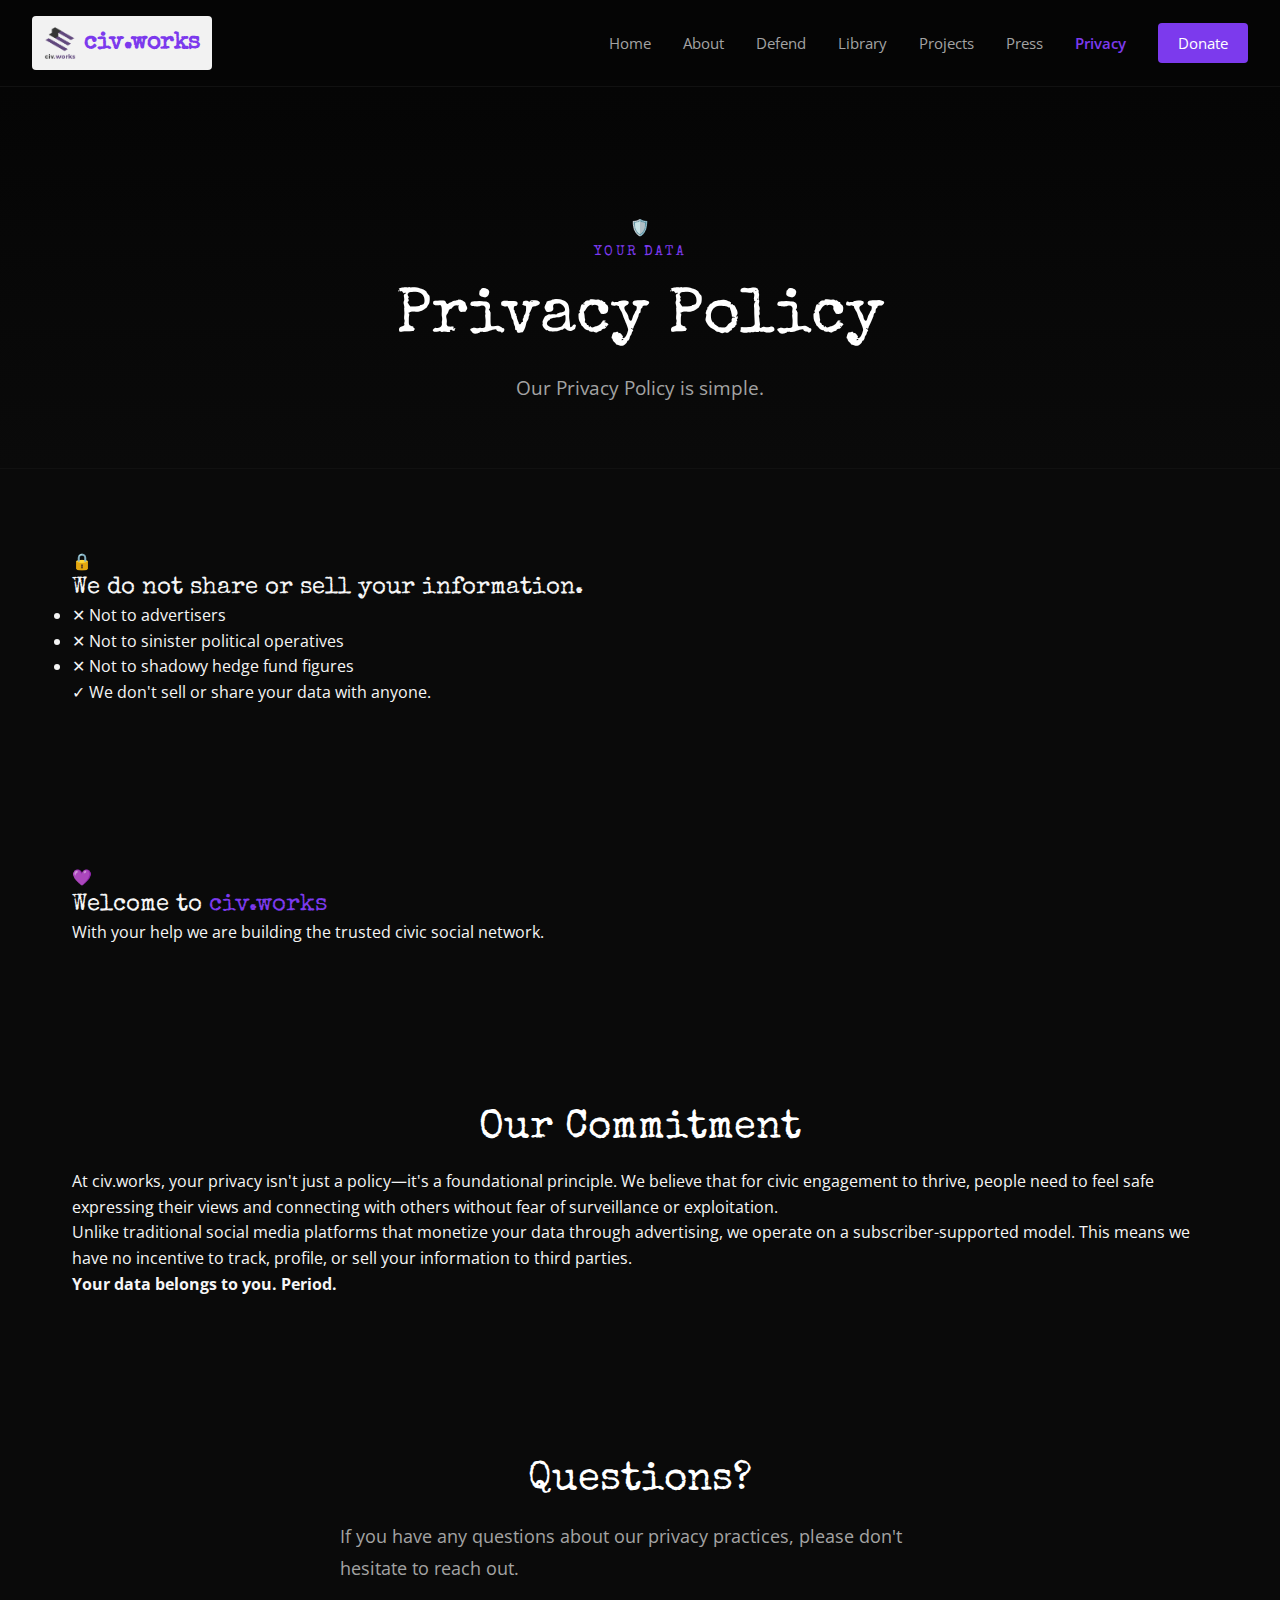
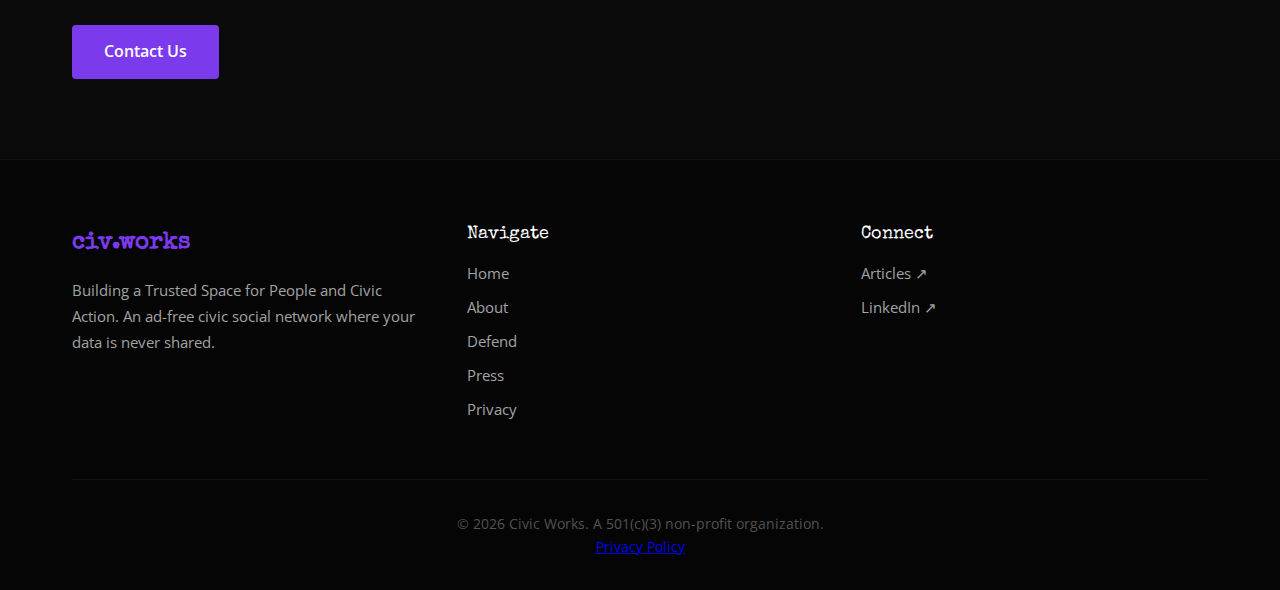
<file: privacy.html>
<!DOCTYPE html>
<html lang="en">
<head>
<meta charset="UTF-8">
<meta name="viewport" content="width=device-width, initial-scale=1.0">
<title>Privacy - civ.works</title>
  <link rel="icon" type="image/png" sizes="32x32" href="images/801ee806b_CivWorks_LogoSquare_1.png">
  <link rel="icon" type="image/png" sizes="16x16" href="images/801ee806b_CivWorks_LogoSquare_1.png">
  <link rel="apple-touch-icon" sizes="180x180" href="images/801ee806b_CivWorks_LogoSquare_1.png">
<link href="https://fonts.googleapis.com/css2?family=Special+Elite&family=Open+Sans:wght@300;400;600;700&display=swap" rel="stylesheet">
<link rel="stylesheet" href="styles.css">
</head>
<body>

<!-- Navigation -->
<nav class="nav">
  <div class="nav-container">
    <a href="index.html" class="logo">
      <img src="images/801ee806b_CivWorks_LogoSquare_1.png" alt="civ.works" class="logo-icon">
      <span class="logo-civ">civ</span><span class="logo-dot">.</span><span class="logo-works">works</span>
    </a>
    <button class="hamburger" onclick="this.classList.toggle('active');document.querySelector('.nav-links').classList.toggle('active')" aria-label="Menu">
      <span></span>
      <span></span>
      <span></span>
    </button>
    <div class="nav-links">
      <a href="index.html">Home</a>
      <a href="about.html">About</a>
      <a href="defend.html">Defend</a>
      <a href="library.html">Library</a>
      <a href="projects.html">Projects</a>
      <a href="press.html">Press</a>
      <a href="privacy.html" class="active">Privacy</a>
      <a href="https://buy.stripe.com/00gg04bBZd0V2L69AC" class="donate-btn">Donate</a>
    </div>
  </div>
</nav>

<!-- Page Header -->
<section class="page-header privacy-header">
  <div class="container">
    <div class="privacy-icon">🛡️</div>
    <p class="section-eyebrow">YOUR DATA</p>
    <h1 class="page-title">Privacy Policy</h1>
    <p class="page-subtitle">Our Privacy Policy is simple.</p>
  </div>
</section>

<!-- Privacy Promise -->
<section class="section">
  <div class="container">
    <div class="privacy-box">
      <div class="privacy-lock">🔒</div>
      <h2>We do not share or sell your information.</h2>
      <ul class="privacy-list">
        <li><span class="privacy-icon-small">✕</span> Not to advertisers</li>
        <li><span class="privacy-icon-small">✕</span> Not to sinister political operatives</li>
        <li><span class="privacy-icon-small">✕</span> Not to shadowy hedge fund figures</li>
      </ul>
      <p class="privacy-highlight">✓ We don't sell or share your data with anyone.</p>
    </div>
  </div>
</section>

<!-- Welcome -->
<section class="section welcome-section">
  <div class="container">
    <div class="welcome-box">
      <div class="welcome-icon">💜</div>
      <h2>Welcome to <span class="purple-text">civ.works</span></h2>
      <p>With your help we are building the trusted civic social network.</p>
    </div>
  </div>
</section>

<!-- Commitment -->
<section class="section commitment-section">
  <div class="container">
    <h2 class="section-title">Our Commitment</h2>
    
    <div class="commitment-content">
      <p>At civ.works, your privacy isn't just a policy—it's a foundational principle. We believe that for civic engagement to thrive, people need to feel safe expressing their views and connecting with others without fear of surveillance or exploitation.</p>
      
      <p>Unlike traditional social media platforms that monetize your data through advertising, we operate on a subscriber-supported model. This means we have no incentive to track, profile, or sell your information to third parties.</p>
      
      <p><strong>Your data belongs to you. Period.</strong></p>
    </div>
  </div>
</section>

<!-- Questions -->
<section class="section questions-section">
  <div class="container">
    <h2 class="section-title">Questions?</h2>
    <p class="section-subtitle">If you have any questions about our privacy practices, please don't hesitate to reach out.</p>
    <a href="/cdn-cgi/l/email-protection#7910171f16391a100f570e160b120a" class="btn-primary">Contact Us</a>
  </div>
</section>

<!-- Footer -->
<footer class="footer">
  <div class="container">
    <div class="footer-grid">
      <div class="footer-col">
        <div class="footer-logo">
          <span class="logo-civ">civ</span><span class="logo-dot">.</span><span class="logo-works">works</span>
        </div>
        <p>Building a Trusted Space for People and Civic Action. An ad-free civic social network where your data is never shared.</p>
      </div>
      <div class="footer-col">
        <h4>Navigate</h4>
        <a href="index.html">Home</a>
        <a href="about.html">About</a>
        <a href="defend.html">Defend</a>
        <a href="press.html">Press</a>
        <a href="privacy.html">Privacy</a>
      </div>
      <div class="footer-col">
        <h4>Connect</h4>
        <a href="https://bomdia.substack.com" target="_blank">Articles ↗</a>
        <a href="https://www.linkedin.com/in/georgepolisner/" target="_blank">LinkedIn ↗</a>
      </div>
    </div>
    <div class="footer-bottom">
      <p>© 2026 Civic Works. A 501(c)(3) non-profit organization.</p>
      <a href="privacy.html">Privacy Policy</a>
    </div>
</file>
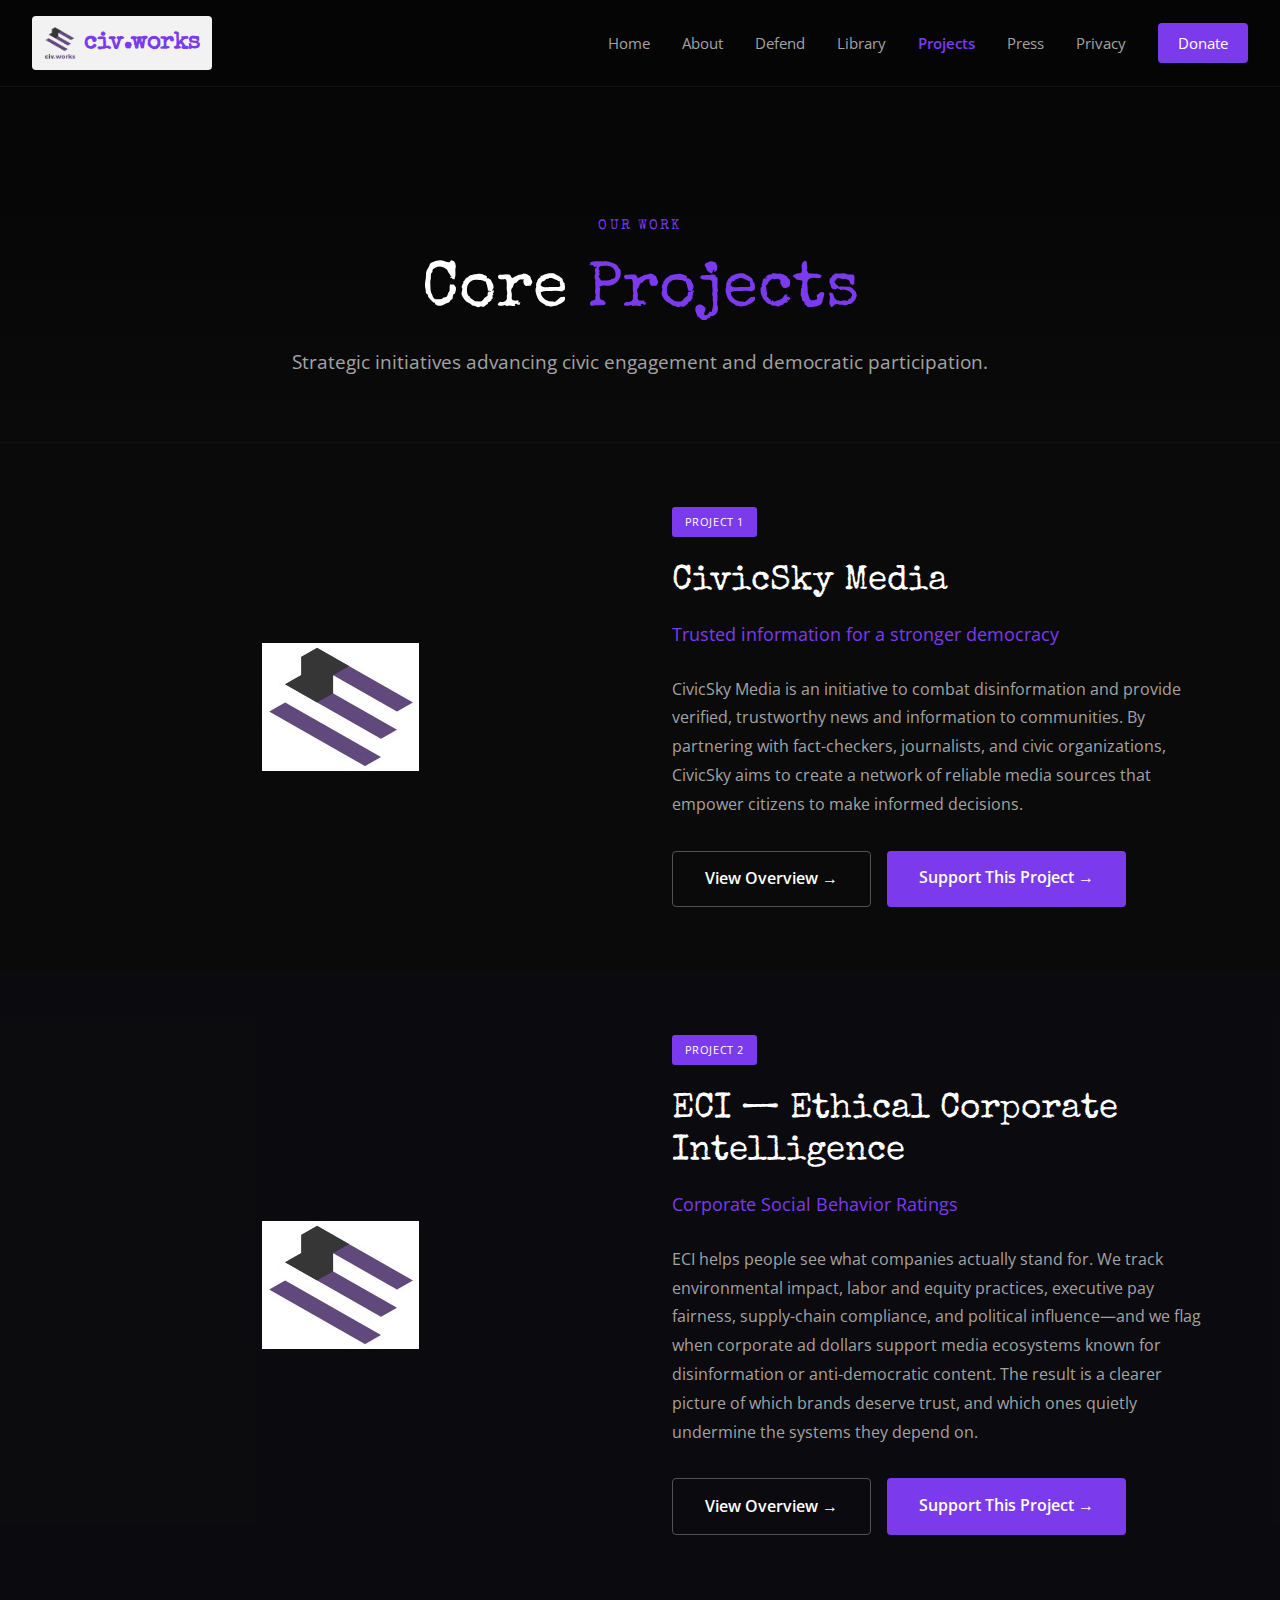
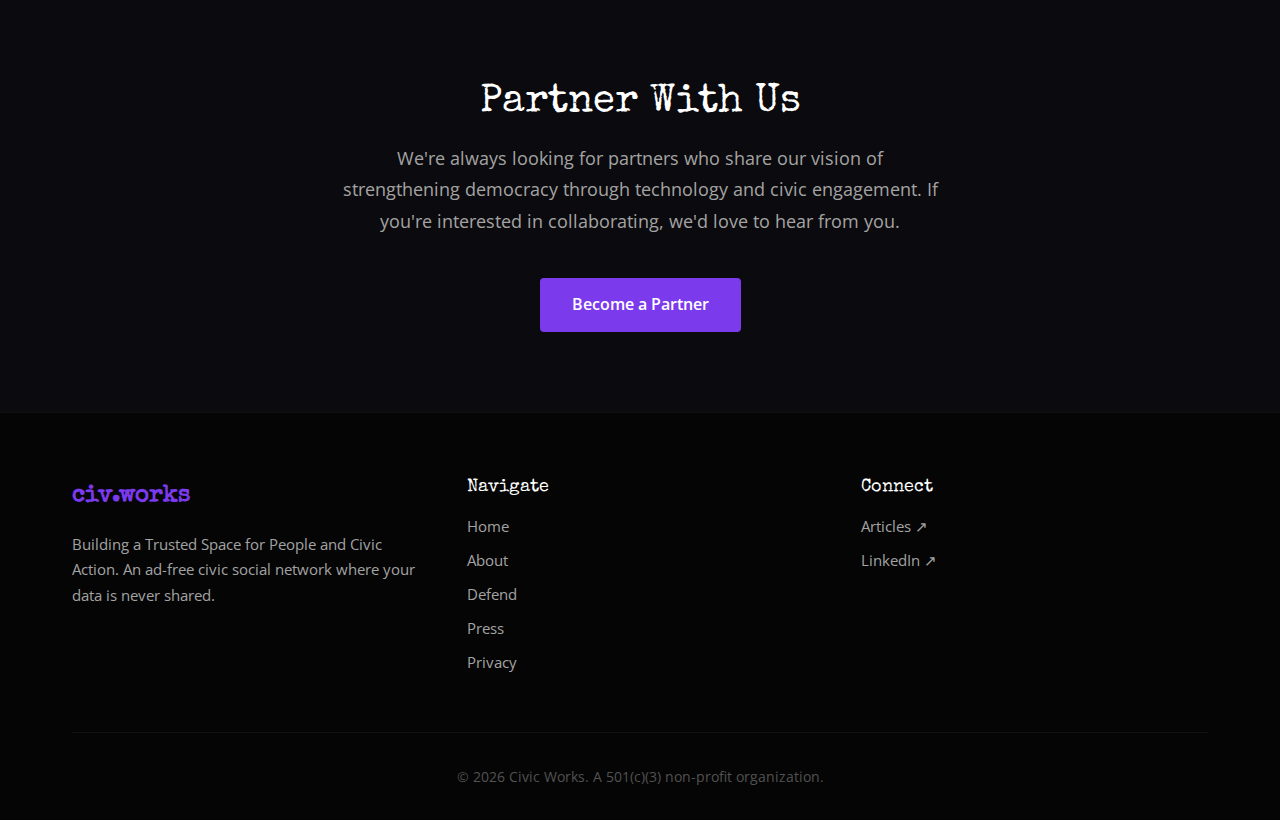
<file: projects.html>
<!DOCTYPE html>
<html lang="en">
<head>
<meta charset="UTF-8">
<meta name="viewport" content="width=device-width, initial-scale=1.0">
<title>Projects - civ.works</title>
  <link rel="icon" type="image/png" sizes="32x32" href="images/801ee806b_CivWorks_LogoSquare_1.png">
  <link rel="icon" type="image/png" sizes="16x16" href="images/801ee806b_CivWorks_LogoSquare_1.png">
  <link rel="apple-touch-icon" sizes="180x180" href="images/801ee806b_CivWorks_LogoSquare_1.png">
<link href="https://fonts.googleapis.com/css2?family=Special+Elite&family=Open+Sans:wght@300;400;600;700&display=swap" rel="stylesheet">
<link rel="stylesheet" href="styles.css">
</head>
<body>

<!-- Navigation -->
<nav class="nav">
  <div class="nav-container">
    <a href="index.html" class="logo">
      <img src="images/801ee806b_CivWorks_LogoSquare_1.png" alt="civ.works" class="logo-icon">
      <span class="logo-civ">civ</span><span class="logo-dot">.</span><span class="logo-works">works</span>
    </a>
    <button class="hamburger" onclick="this.classList.toggle('active');document.querySelector('.nav-links').classList.toggle('active')" aria-label="Menu">
      <span></span>
      <span></span>
      <span></span>
    </button>
    <div class="nav-links">
      <a href="index.html">Home</a>
      <a href="about.html">About</a>
      <a href="defend.html">Defend</a>
      <a href="library.html">Library</a>
      <a href="projects.html" class="active">Projects</a>
      <a href="press.html">Press</a>
      <a href="privacy.html">Privacy</a>
      <a href="https://buy.stripe.com/00gg04bBZd0V2L69AC" class="donate-btn">Donate</a>
    </div>
  </div>
</nav>

<!-- Page Header -->
<section class="page-header">
  <div class="container">
    <p class="section-eyebrow">OUR WORK</p>
    <h1 class="page-title">Core <span class="purple-text">Projects</span></h1>
    <p class="page-subtitle">Strategic initiatives advancing civic engagement and democratic participation.</p>
  </div>
</section>

<!-- Project 1: CivicSky Media -->
<section class="section project-section">
  <div class="container">
    <div class="project-container">
      <div class="project-image">
        <img src="images/ea6d2936f_cw_logo.png" alt="CivicSky Media">
      </div>
      <div class="project-content">
        <p class="project-label">PROJECT 1</p>
        <h2>CivicSky Media</h2>
        <p class="project-tagline">Trusted information for a stronger democracy</p>
        <p>CivicSky Media is an initiative to combat disinformation and provide verified, trustworthy news and information to communities. By partnering with fact-checkers, journalists, and civic organizations, CivicSky aims to create a network of reliable media sources that empower citizens to make informed decisions.</p>
        <div class="project-buttons">
          <a href="documents/cw_media.pdf" target="_blank" class="btn-secondary">View Overview →</a>
          <a href="https://buy.stripe.com/00gg04bBZd0V2L69AC" class="btn-primary">Support This Project →</a>
        </div>
      </div>
    </div>
  </div>
</section>

<!-- Project 2: ECI -->
<section class="section project-section-alt">
  <div class="container">
    <div class="project-container reverse">
      <div class="project-content">
        <p class="project-label">PROJECT 2</p>
        <h2>ECI — Ethical Corporate Intelligence</h2>
        <p class="project-tagline">Corporate Social Behavior Ratings</p>
        <p>ECI helps people see what companies actually stand for. We track environmental impact, labor and equity practices, executive pay fairness, supply-chain compliance, and political influence—and we flag when corporate ad dollars support media ecosystems known for disinformation or anti-democratic content. The result is a clearer picture of which brands deserve trust, and which ones quietly undermine the systems they depend on.</p>
        <div class="project-buttons">
          <a href="documents/cw_esg.pdf" target="_blank" class="btn-secondary">View Overview →</a>
          <a href="https://buy.stripe.com/00gg04bBZd0V2L69AC" class="btn-primary">Support This Project →</a>
        </div>
      </div>
      <div class="project-image">
        <img src="images/ea6d2936f_cw_logo.png" alt="ECI Platform" class="project-img-eci">
      </div>
    </div>
  </div>
</section>

<!-- Partner CTA -->
<section class="section partner-section">
  <div class="container">
    <h2 class="section-title">Partner With Us</h2>
    <p class="section-subtitle">We're always looking for partners who share our vision of strengthening democracy through technology and civic engagement. If you're interested in collaborating, we'd love to hear from you.</p>
    <div class="partner-buttons">
      <a href="/cdn-cgi/l/email-protection#6900070f06290a001f471e061b021a" class="btn-primary">Become a Partner</a>
    </div>
  </div>
</section>

<!-- Footer -->
<footer class="footer">
  <div class="container">
    <div class="footer-grid">
      <div class="footer-col">
        <div class="footer-logo">
          <span class="logo-civ">civ</span><span class="logo-dot">.</span><span class="logo-works">works</span>
        </div>
        <p>Building a Trusted Space for People and Civic Action. An ad-free civic social network where your data is never shared.</p>
      </div>
      <div class="footer-col">
        <h4>Navigate</h4>
        <a href="index.html">Home</a>
        <a href="about.html">About</a>
        <a href="defend.html">Defend</a>
        <a href="press.html">Press</a>
        <a href="privacy.html">Privacy</a>
      </div>
      <div class="footer-col">
        <h4>Connect</h4>
        <a href="https://bomdia.substack.com" target="_blank">Articles ↗</a>
        <a href="https://www.linkedin.com/in/georgepolisner/" target="_blank">LinkedIn ↗</a>
      </div>
    </div>
    <div class="footer-bottom">
      <p>© 2026 Civic Works. A 501(c)(3) non-profit organization.</p>
      <a href="p
</file>
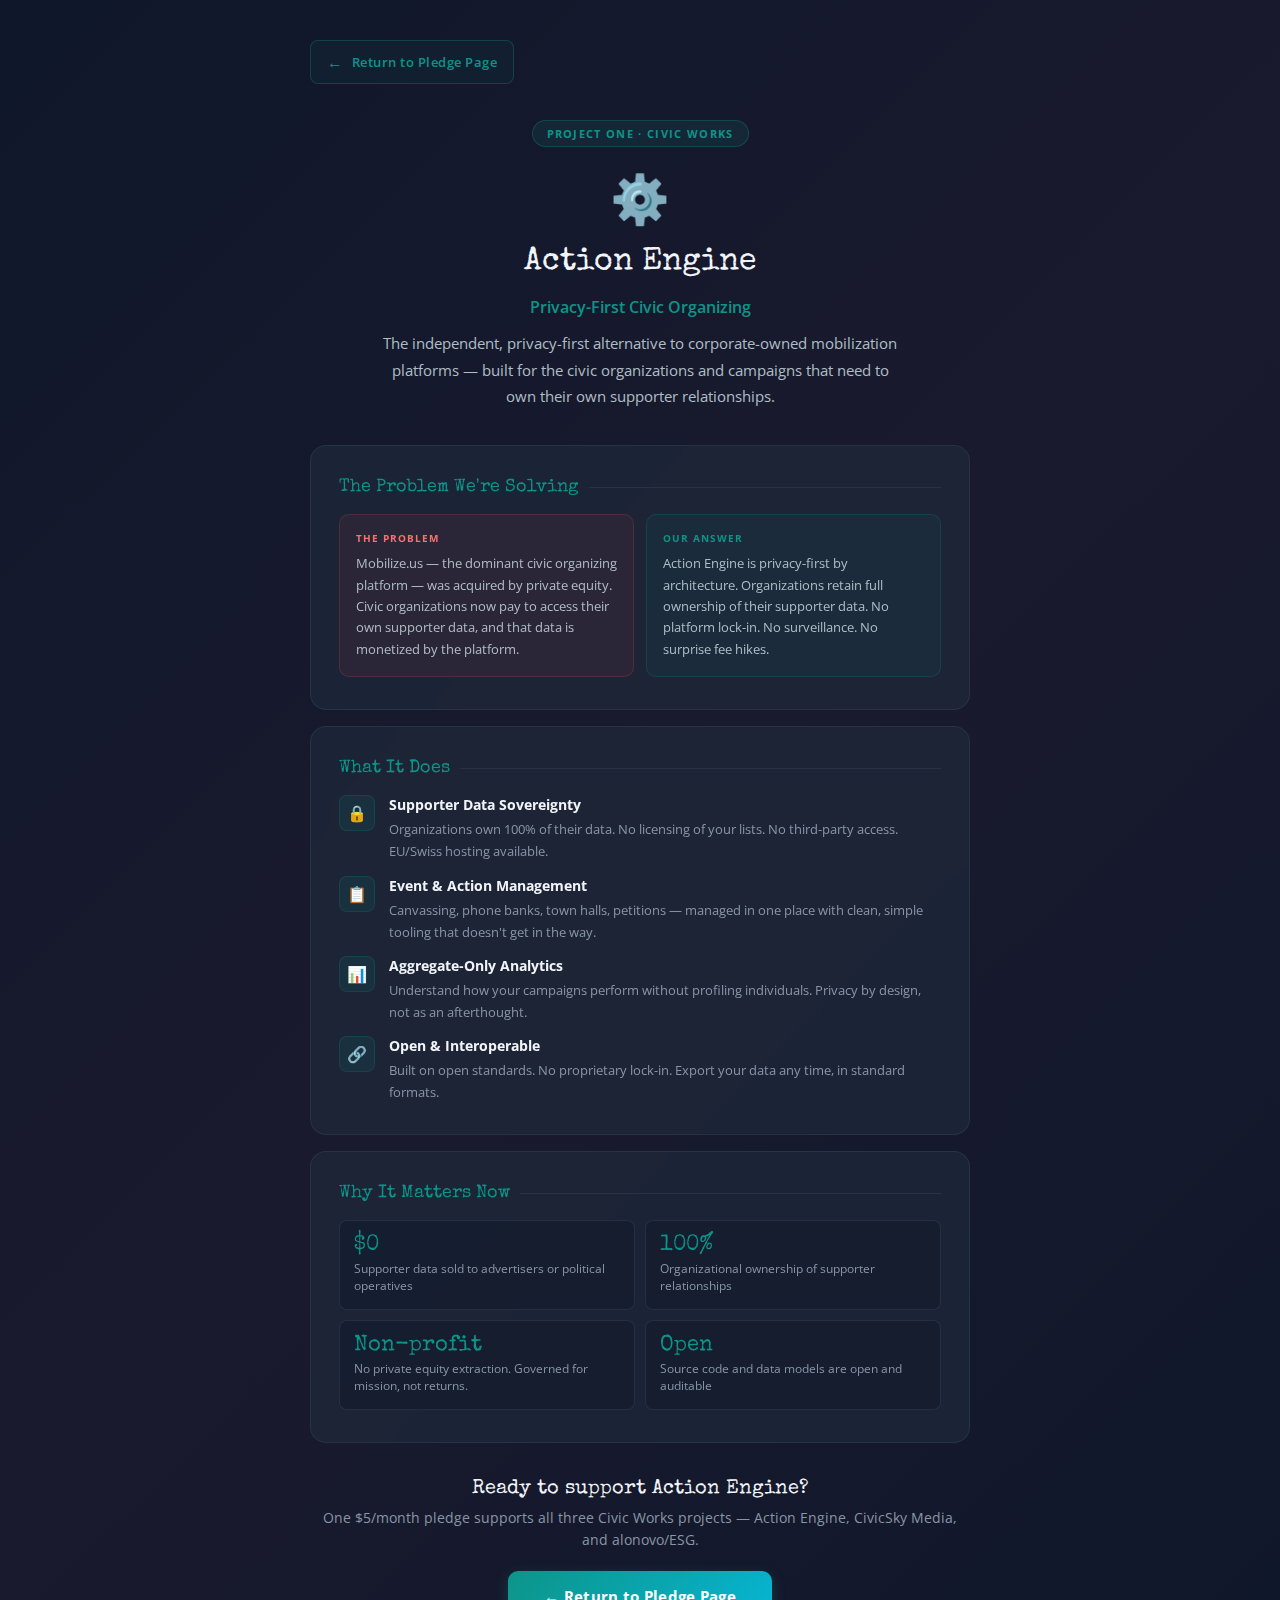
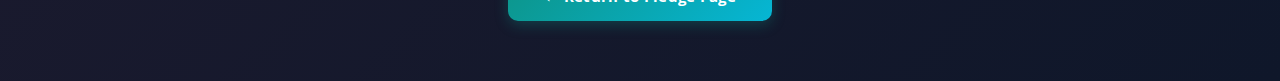
<file: pledge/action-engine.html>
<!DOCTYPE html>
<html lang="en">
<head>
  <meta charset="UTF-8">
  <meta name="viewport" content="width=device-width, initial-scale=1.0">
  <title>Action Engine | Civic Works</title>
  <meta name="description" content="Action Engine — the privacy-first civic organizing platform. An independent alternative to corporate-owned mobilization tools.">
  <link rel="preconnect" href="https://fonts.googleapis.com">
  <link href="https://fonts.googleapis.com/css2?family=Special+Elite&family=Open+Sans:wght@400;600;700&display=swap" rel="stylesheet">
  <style>
    :root {
      --teal: #0d9488;
      --teal-light: #06b6d4;
      --teal-glow: rgba(13, 148, 136, 0.4);
      --bg-dark: #0f172a;
      --bg-card: rgba(30, 41, 59, 0.7);
      --border: rgba(51, 65, 85, 0.5);
      --text-primary: #f1f5f9;
      --text-secondary: #b0bec5;
      --text-muted: #8896a6;
    }

    * { margin: 0; padding: 0; box-sizing: border-box; }

    body {
      font-family: 'Open Sans', sans-serif;
      background: linear-gradient(135deg, var(--bg-dark) 0%, #1a1a2e 50%, var(--bg-dark) 100%);
      min-height: 100vh;
      padding: 40px 16px 60px;
      color: var(--text-primary);
    }

    .container { max-width: 660px; margin: 0 auto; }

    /* ── RETURN LINK ── */
    .return-link {
      display: inline-flex;
      align-items: center;
      gap: 8px;
      color: var(--teal);
      text-decoration: none;
      font-size: 13px;
      font-weight: 600;
      letter-spacing: 0.04em;
      margin-bottom: 36px;
      padding: 10px 16px;
      border: 1px solid rgba(13, 148, 136, 0.3);
      border-radius: 8px;
      background: rgba(13, 148, 136, 0.06);
      transition: background 0.2s ease, border-color 0.2s ease;
    }
    .return-link:hover {
      background: rgba(13, 148, 136, 0.12);
      border-color: rgba(13, 148, 136, 0.5);
    }
    .return-link .arrow { font-size: 16px; }

    /* ── HEADER ── */
    .header {
      text-align: center;
      margin-bottom: 36px;
    }

    .project-badge {
      display: inline-block;
      background: rgba(13, 148, 136, 0.12);
      border: 1px solid rgba(13, 148, 136, 0.3);
      color: var(--teal);
      font-size: 11px;
      font-weight: 700;
      letter-spacing: 0.12em;
      text-transform: uppercase;
      padding: 5px 14px;
      border-radius: 999px;
      margin-bottom: 18px;
    }

    .header-icon {
      font-size: 48px;
      display: block;
      margin-bottom: 14px;
    }

    .header-title {
      font-family: 'Special Elite', serif;
      font-size: 32px;
      font-weight: 400;
      color: var(--text-primary);
      line-height: 1.2;
      margin-bottom: 14px;
    }

    .header-tagline {
      font-size: 16px;
      color: var(--teal);
      font-weight: 600;
      margin-bottom: 12px;
    }

    .header-desc {
      font-size: 15px;
      color: var(--text-secondary);
      line-height: 1.75;
      max-width: 520px;
      margin: 0 auto;
    }

    /* ── CARD ── */
    .card {
      background: var(--bg-card);
      border-radius: 16px;
      border: 1px solid var(--border);
      padding: 32px 28px;
      backdrop-filter: blur(8px);
      margin-bottom: 16px;
    }

    .card-title {
      font-family: 'Special Elite', serif;
      font-size: 18px;
      color: var(--teal);
      margin-bottom: 18px;
      display: flex;
      align-items: center;
      gap: 10px;
    }

    .card-title::after {
      content: '';
      flex: 1;
      height: 1px;
      background: var(--border);
    }

    /* ── PROBLEM / SOLUTION ── */
    .problem-solution {
      display: grid;
      grid-template-columns: 1fr 1fr;
      gap: 12px;
      margin-bottom: 0;
    }

    .ps-block {
      border-radius: 10px;
      padding: 16px;
    }

    .ps-block.problem {
      background: rgba(239, 68, 68, 0.07);
      border: 1px solid rgba(239, 68, 68, 0.2);
    }

    .ps-block.solution {
      background: rgba(13, 148, 136, 0.07);
      border: 1px solid rgba(13, 148, 136, 0.2);
    }

    .ps-label {
      font-size: 10px;
      font-weight: 700;
      letter-spacing: 0.1em;
      text-transform: uppercase;
      margin-bottom: 8px;
    }

    .ps-block.problem .ps-label { color: #f87171; }
    .ps-block.solution .ps-label { color: var(--teal); }

    .ps-text {
      font-size: 13px;
      color: var(--text-secondary);
      line-height: 1.65;
    }

    /* ── FEATURES ── */
    .feature-list {
      list-style: none;
      display: flex;
      flex-direction: column;
      gap: 14px;
    }

    .feature-item {
      display: flex;
      gap: 14px;
      align-items: flex-start;
    }

    .feature-icon {
      width: 36px;
      height: 36px;
      border-radius: 8px;
      background: rgba(13, 148, 136, 0.1);
      border: 1px solid rgba(13, 148, 136, 0.2);
      display: flex;
      align-items: center;
      justify-content: center;
      font-size: 16px;
      flex-shrink: 0;
    }

    .feature-text strong {
      display: block;
      font-size: 14px;
      color: var(--text-primary);
      margin-bottom: 3px;
    }

    .feature-text span {
      font-size: 13px;
      color: var(--text-muted);
      line-height: 1.55;
    }

    /* ── DIFFERENTIATOR ── */
    .diff-grid {
      display: grid;
      grid-template-columns: 1fr 1fr;
      gap: 10px;
    }

    .diff-item {
      background: rgba(15, 23, 42, 0.5);
      border-radius: 8px;
      padding: 14px;
      border: 1px solid var(--border);
    }

    .diff-value {
      font-family: 'Special Elite', serif;
      font-size: 22px;
      color: var(--teal);
      margin-bottom: 4px;
    }

    .diff-label {
      font-size: 12px;
      color: var(--text-muted);
      line-height: 1.4;
    }

    /* ── RETURN CTA ── */
    .return-cta {
      text-align: center;
      margin-top: 36px;
    }

    .return-cta-title {
      font-family: 'Special Elite', serif;
      font-size: 20px;
      color: var(--text-primary);
      margin-bottom: 8px;
    }

    .return-cta-desc {
      font-size: 14px;
      color: var(--text-muted);
      margin-bottom: 20px;
      line-height: 1.6;
    }

    .btn-pledge {
      display: inline-block;
      padding: 15px 36px;
      border-radius: 10px;
      background: linear-gradient(135deg, var(--teal) 0%, var(--teal-light) 100%);
      color: #ffffff;
      font-size: 15px;
      font-weight: 700;
      text-decoration: none;
      letter-spacing: 0.02em;
      box-shadow: 0 4px 14px rgba(13, 148, 136, 0.3);
      transition: transform 0.15s ease, box-shadow 0.15s ease;
      font-family: 'Open Sans', sans-serif;
    }

    .btn-pledge:hover {
      transform: translateY(-2px);
      box-shadow: 0 6px 20px var(--teal-glow);
    }

    /* ── RESPONSIVE ── */
    @media (max-width: 540px) {
      .header-title { font-size: 26px; }
      .card { padding: 24px 18px; }
      .problem-solution { grid-template-columns: 1fr; }
      .diff-grid { grid-template-columns: 1fr; }
    }
  </style>
</head>
<body>

<div class="container">

  <!-- Return Link (top) -->
  <a href="pledge.html" class="return-link">
    <span class="arrow">←</span> Return to Pledge Page
  </a>

  <!-- Header -->
  <div class="header">
    <div class="project-badge">Project One · Civic Works</div>
    <span class="header-icon">⚙️</span>
    <h1 class="header-title">Action Engine</h1>
    <p class="header-tagline">Privacy-First Civic Organizing</p>
    <p class="header-desc">
      The independent, privacy-first alternative to corporate-owned mobilization platforms —
      built for the civic organizations and campaigns that need to own their own supporter relationships.
    </p>
  </div>

  <!-- Problem / Solution -->
  <div class="card">
    <div class="card-title">The Problem We're Solving</div>
    <div class="problem-solution">
      <div class="ps-block problem">
        <div class="ps-label">The Problem</div>
        <p class="ps-text">Mobilize.us — the dominant civic organizing platform — was acquired by private equity. Civic organizations now pay to access their own supporter data, and that data is monetized by the platform.</p>
      </div>
      <div class="ps-block solution">
        <div class="ps-label">Our Answer</div>
        <p class="ps-text">Action Engine is privacy-first by architecture. Organizations retain full ownership of their supporter data. No platform lock-in. No surveillance. No surprise fee hikes.</p>
      </div>
    </div>
  </div>

  <!-- Features -->
  <div class="card">
    <div class="card-title">What It Does</div>
    <ul class="feature-list">
      <li class="feature-item">
        <div class="feature-icon">🔒</div>
        <div class="feature-text">
          <strong>Supporter Data Sovereignty</strong>
          <span>Organizations own 100% of their data. No licensing of your lists. No third-party access. EU/Swiss hosting available.</span>
        </div>
      </li>
      <li class="feature-item">
        <div class="feature-icon">📋</div>
        <div class="feature-text">
          <strong>Event & Action Management</strong>
          <span>Canvassing, phone banks, town halls, petitions — managed in one place with clean, simple tooling that doesn't get in the way.</span>
        </div>
      </li>
      <li class="feature-item">
        <div class="feature-icon">📊</div>
        <div class="feature-text">
          <strong>Aggregate-Only Analytics</strong>
          <span>Understand how your campaigns perform without profiling individuals. Privacy by design, not as an afterthought.</span>
        </div>
      </li>
      <li class="feature-item">
        <div class="feature-icon">🔗</div>
        <div class="feature-text">
          <strong>Open & Interoperable</strong>
          <span>Built on open standards. No proprietary lock-in. Export your data any time, in standard formats.</span>
        </div>
      </li>
    </ul>
  </div>

  <!-- Why It Matters -->
  <div class="card">
    <div class="card-title">Why It Matters Now</div>
    <div class="diff-grid">
      <div class="diff-item">
        <div class="diff-value">$0</div>
        <div class="diff-label">Supporter data sold to advertisers or political operatives</div>
      </div>
      <div class="diff-item">
        <div class="diff-value">100%</div>
        <div class="diff-label">Organizational ownership of supporter relationships</div>
      </div>
      <div class="diff-item">
        <div class="diff-value">Non-profit</div>
        <div class="diff-label">No private equity extraction. Governed for mission, not returns.</div>
      </div>
      <div class="diff-item">
        <div class="diff-value">Open</div>
        <div class="diff-label">Source code and data models are open and auditable</div>
      </div>
    </div>
  </div>

  <!-- Return CTA -->
  <div class="return-cta">
    <div class="return-cta-title">Ready to support Action Engine?</div>
    <p class="return-cta-desc">One $5/month pledge supports all three Civic Works projects — Action Engine, CivicSky Media, and alonovo/ESG.</p>
    <a href="pledge.html" class="btn-pledge">← Return to Pledge Page</a>
  </div>

</div>

</body>
</html>
</file>
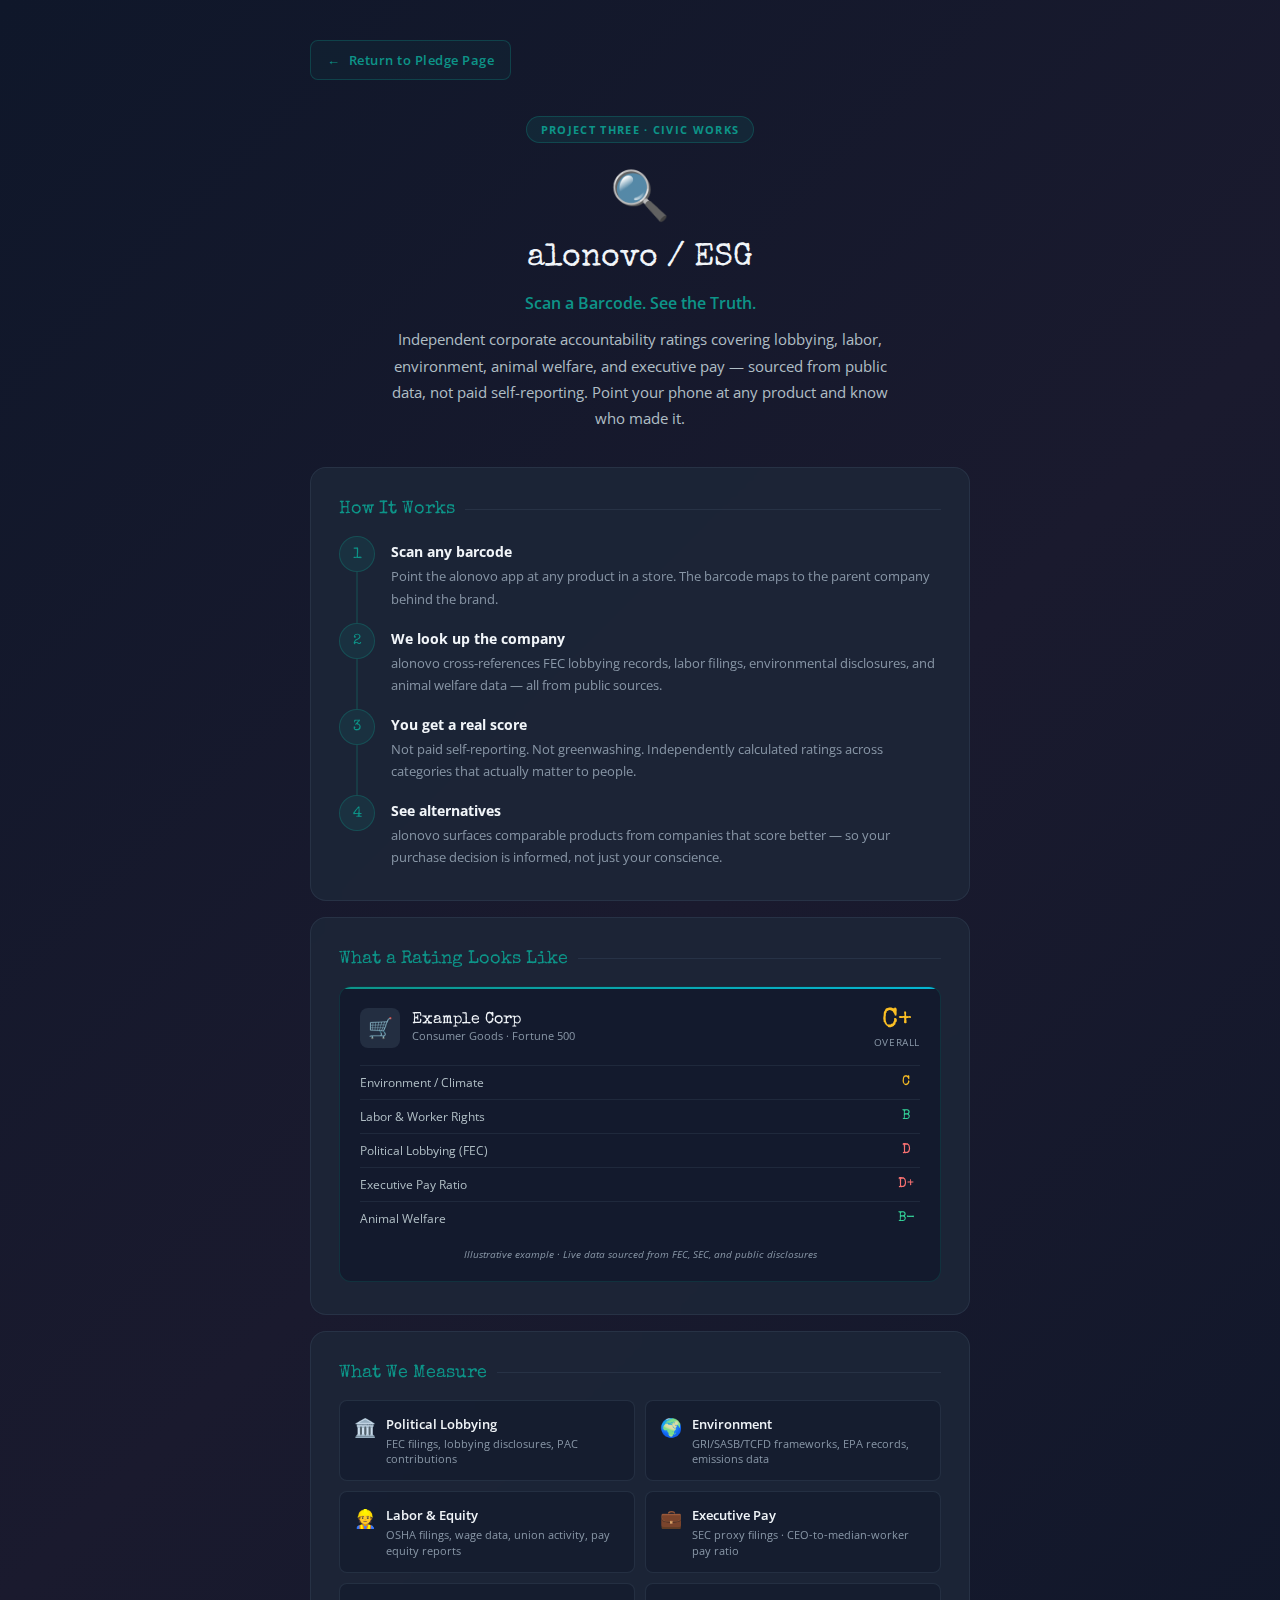
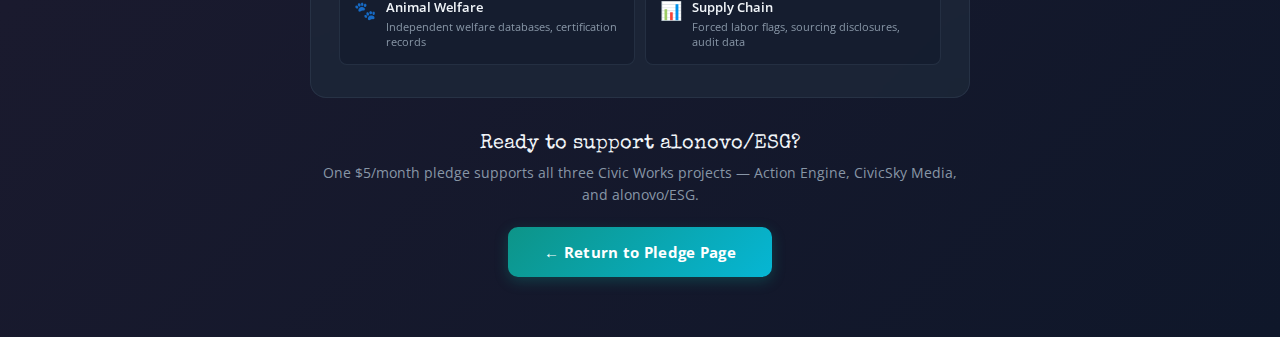
<file: pledge/alonovo.html>
<!DOCTYPE html>
<html lang="en">
<head>
  <meta charset="UTF-8">
  <meta name="viewport" content="width=device-width, initial-scale=1.0">
  <title>alonovo / ESG | Civic Works</title>
  <meta name="description" content="alonovo/ESG — scan a barcode, see the truth. Independent corporate accountability ratings covering lobbying, labor, environment, and more.">
  <link rel="preconnect" href="https://fonts.googleapis.com">
  <link href="https://fonts.googleapis.com/css2?family=Special+Elite&family=Open+Sans:wght@400;600;700&display=swap" rel="stylesheet">
  <style>
    :root {
      --teal: #0d9488;
      --teal-light: #06b6d4;
      --teal-glow: rgba(13, 148, 136, 0.4);
      --bg-dark: #0f172a;
      --bg-card: rgba(30, 41, 59, 0.7);
      --border: rgba(51, 65, 85, 0.5);
      --text-primary: #f1f5f9;
      --text-secondary: #b0bec5;
      --text-muted: #8896a6;
    }

    * { margin: 0; padding: 0; box-sizing: border-box; }

    body {
      font-family: 'Open Sans', sans-serif;
      background: linear-gradient(135deg, var(--bg-dark) 0%, #1a1a2e 50%, var(--bg-dark) 100%);
      min-height: 100vh;
      padding: 40px 16px 60px;
      color: var(--text-primary);
    }

    .container { max-width: 660px; margin: 0 auto; }

    /* ── RETURN LINK ── */
    .return-link {
      display: inline-flex;
      align-items: center;
      gap: 8px;
      color: var(--teal);
      text-decoration: none;
      font-size: 13px;
      font-weight: 600;
      letter-spacing: 0.04em;
      margin-bottom: 36px;
      padding: 10px 16px;
      border: 1px solid rgba(13, 148, 136, 0.3);
      border-radius: 8px;
      background: rgba(13, 148, 136, 0.06);
      transition: background 0.2s ease, border-color 0.2s ease;
    }
    .return-link:hover {
      background: rgba(13, 148, 136, 0.12);
      border-color: rgba(13, 148, 136, 0.5);
    }

    /* ── HEADER ── */
    .header { text-align: center; margin-bottom: 36px; }

    .project-badge {
      display: inline-block;
      background: rgba(13, 148, 136, 0.12);
      border: 1px solid rgba(13, 148, 136, 0.3);
      color: var(--teal);
      font-size: 11px;
      font-weight: 700;
      letter-spacing: 0.12em;
      text-transform: uppercase;
      padding: 5px 14px;
      border-radius: 999px;
      margin-bottom: 18px;
    }

    .header-icon { font-size: 48px; display: block; margin-bottom: 14px; }

    .header-title {
      font-family: 'Special Elite', serif;
      font-size: 32px;
      font-weight: 400;
      color: var(--text-primary);
      line-height: 1.2;
      margin-bottom: 14px;
    }

    .header-tagline {
      font-size: 16px;
      color: var(--teal);
      font-weight: 600;
      margin-bottom: 12px;
    }

    .header-desc {
      font-size: 15px;
      color: var(--text-secondary);
      line-height: 1.75;
      max-width: 520px;
      margin: 0 auto;
    }

    /* ── CARD ── */
    .card {
      background: var(--bg-card);
      border-radius: 16px;
      border: 1px solid var(--border);
      padding: 32px 28px;
      backdrop-filter: blur(8px);
      margin-bottom: 16px;
    }

    .card-title {
      font-family: 'Special Elite', serif;
      font-size: 18px;
      color: var(--teal);
      margin-bottom: 18px;
      display: flex;
      align-items: center;
      gap: 10px;
    }

    .card-title::after {
      content: '';
      flex: 1;
      height: 1px;
      background: var(--border);
    }

    /* ── HOW IT WORKS STEPS ── */
    .steps {
      display: flex;
      flex-direction: column;
      gap: 0;
    }

    .step {
      display: flex;
      gap: 16px;
      align-items: flex-start;
      position: relative;
    }

    .step:not(:last-child)::after {
      content: '';
      position: absolute;
      left: 17px;
      top: 36px;
      bottom: -14px;
      width: 2px;
      background: rgba(13, 148, 136, 0.2);
    }

    .step + .step { margin-top: 14px; }

    .step-num {
      width: 36px;
      height: 36px;
      border-radius: 50%;
      background: rgba(13, 148, 136, 0.12);
      border: 1px solid rgba(13, 148, 136, 0.3);
      display: flex;
      align-items: center;
      justify-content: center;
      font-family: 'Special Elite', serif;
      font-size: 15px;
      color: var(--teal);
      flex-shrink: 0;
    }

    .step-text strong {
      display: block;
      font-size: 14px;
      color: var(--text-primary);
      margin-bottom: 3px;
      margin-top: 6px;
    }

    .step-text span {
      font-size: 13px;
      color: var(--text-muted);
      line-height: 1.55;
    }

    /* ── DATA CATEGORIES ── */
    .data-grid {
      display: grid;
      grid-template-columns: 1fr 1fr;
      gap: 10px;
    }

    .data-item {
      background: rgba(15, 23, 42, 0.5);
      border: 1px solid var(--border);
      border-radius: 8px;
      padding: 14px;
      display: flex;
      gap: 10px;
      align-items: flex-start;
    }

    .data-emoji { font-size: 18px; flex-shrink: 0; }

    .data-name {
      font-size: 13px;
      font-weight: 600;
      color: var(--text-primary);
      margin-bottom: 3px;
    }

    .data-source {
      font-size: 11px;
      color: var(--text-muted);
      line-height: 1.4;
    }

    /* ── MOCK RATING CARD ── */
    .mock-card {
      background: rgba(15, 23, 42, 0.7);
      border: 1px solid rgba(13, 148, 136, 0.2);
      border-radius: 12px;
      padding: 20px;
      position: relative;
      overflow: hidden;
    }

    .mock-card::before {
      content: '';
      position: absolute;
      top: 0; left: 0; right: 0;
      height: 2px;
      background: linear-gradient(90deg, var(--teal), var(--teal-light));
    }

    .mock-card-header {
      display: flex;
      align-items: center;
      gap: 12px;
      margin-bottom: 16px;
    }

    .mock-logo {
      width: 40px;
      height: 40px;
      border-radius: 8px;
      background: rgba(51, 65, 85, 0.5);
      display: flex;
      align-items: center;
      justify-content: center;
      font-size: 20px;
    }

    .mock-company-name {
      font-family: 'Special Elite', serif;
      font-size: 16px;
      color: var(--text-primary);
    }

    .mock-overall {
      margin-left: auto;
      text-align: center;
    }

    .mock-grade {
      font-family: 'Special Elite', serif;
      font-size: 28px;
      line-height: 1;
    }

    .grade-d { color: #f87171; }
    .grade-b { color: #34d399; }
    .grade-c { color: #fbbf24; }

    .mock-grade-label {
      font-size: 10px;
      color: var(--text-muted);
      letter-spacing: 0.06em;
    }

    .mock-row {
      display: flex;
      align-items: center;
      gap: 10px;
      padding: 8px 0;
      border-top: 1px solid rgba(51, 65, 85, 0.4);
    }

    .mock-row-label {
      font-size: 12px;
      color: var(--text-secondary);
      flex: 1;
    }

    .mock-row-grade {
      font-family: 'Special Elite', serif;
      font-size: 14px;
      min-width: 28px;
      text-align: center;
    }

    .mock-note {
      font-size: 10px;
      color: var(--text-muted);
      text-align: center;
      margin-top: 12px;
      font-style: italic;
    }

    /* ── RETURN CTA ── */
    .return-cta {
      text-align: center;
      margin-top: 36px;
    }

    .return-cta-title {
      font-family: 'Special Elite', serif;
      font-size: 20px;
      color: var(--text-primary);
      margin-bottom: 8px;
    }

    .return-cta-desc {
      font-size: 14px;
      color: var(--text-muted);
      margin-bottom: 20px;
      line-height: 1.6;
    }

    .btn-pledge {
      display: inline-block;
      padding: 15px 36px;
      border-radius: 10px;
      background: linear-gradient(135deg, var(--teal) 0%, var(--teal-light) 100%);
      color: #ffffff;
      font-size: 15px;
      font-weight: 700;
      text-decoration: none;
      letter-spacing: 0.02em;
      box-shadow: 0 4px 14px rgba(13, 148, 136, 0.3);
      transition: transform 0.15s ease, box-shadow 0.15s ease;
      font-family: 'Open Sans', sans-serif;
    }

    .btn-pledge:hover {
      transform: translateY(-2px);
      box-shadow: 0 6px 20px var(--teal-glow);
    }

    @media (max-width: 540px) {
      .header-title { font-size: 26px; }
      .card { padding: 24px 18px; }
      .data-grid { grid-template-columns: 1fr; }
    }
  </style>
</head>
<body>

<div class="container">

  <!-- Return Link (top) -->
  <a href="pledge.html" class="return-link">
    <span>←</span> Return to Pledge Page
  </a>

  <!-- Header -->
  <div class="header">
    <div class="project-badge">Project Three · Civic Works</div>
    <span class="header-icon">🔍</span>
    <h1 class="header-title">alonovo / ESG</h1>
    <p class="header-tagline">Scan a Barcode. See the Truth.</p>
    <p class="header-desc">
      Independent corporate accountability ratings covering lobbying, labor, environment, animal welfare,
      and executive pay — sourced from public data, not paid self-reporting.
      Point your phone at any product and know who made it.
    </p>
  </div>

  <!-- How It Works -->
  <div class="card">
    <div class="card-title">How It Works</div>
    <div class="steps">
      <div class="step">
        <div class="step-num">1</div>
        <div class="step-text">
          <strong>Scan any barcode</strong>
          <span>Point the alonovo app at any product in a store. The barcode maps to the parent company behind the brand.</span>
        </div>
      </div>
      <div class="step">
        <div class="step-num">2</div>
        <div class="step-text">
          <strong>We look up the company</strong>
          <span>alonovo cross-references FEC lobbying records, labor filings, environmental disclosures, and animal welfare data — all from public sources.</span>
        </div>
      </div>
      <div class="step">
        <div class="step-num">3</div>
        <div class="step-text">
          <strong>You get a real score</strong>
          <span>Not paid self-reporting. Not greenwashing. Independently calculated ratings across categories that actually matter to people.</span>
        </div>
      </div>
      <div class="step">
        <div class="step-num">4</div>
        <div class="step-text">
          <strong>See alternatives</strong>
          <span>alonovo surfaces comparable products from companies that score better — so your purchase decision is informed, not just your conscience.</span>
        </div>
      </div>
    </div>
  </div>

  <!-- Sample Rating Card -->
  <div class="card">
    <div class="card-title">What a Rating Looks Like</div>
    <div class="mock-card">
      <div class="mock-card-header">
        <div class="mock-logo">🛒</div>
        <div>
          <div class="mock-company-name">Example Corp</div>
          <div style="font-size:11px;color:var(--text-muted);">Consumer Goods · Fortune 500</div>
        </div>
        <div class="mock-overall">
          <div class="mock-grade grade-c">C+</div>
          <div class="mock-grade-label">OVERALL</div>
        </div>
      </div>
      <div class="mock-row">
        <span class="mock-row-label">Environment / Climate</span>
        <span class="mock-row-grade grade-c">C</span>
      </div>
      <div class="mock-row">
        <span class="mock-row-label">Labor &amp; Worker Rights</span>
        <span class="mock-row-grade grade-b">B</span>
      </div>
      <div class="mock-row">
        <span class="mock-row-label">Political Lobbying (FEC)</span>
        <span class="mock-row-grade grade-d">D</span>
      </div>
      <div class="mock-row">
        <span class="mock-row-label">Executive Pay Ratio</span>
        <span class="mock-row-grade grade-d">D+</span>
      </div>
      <div class="mock-row">
        <span class="mock-row-label">Animal Welfare</span>
        <span class="mock-row-grade grade-b">B-</span>
      </div>
      <div class="mock-note">Illustrative example · Live data sourced from FEC, SEC, and public disclosures</div>
    </div>
  </div>

  <!-- Data Sources -->
  <div class="card">
    <div class="card-title">What We Measure</div>
    <div class="data-grid">
      <div class="data-item">
        <div class="data-emoji">🏛️</div>
        <div>
          <div class="data-name">Political Lobbying</div>
          <div class="data-source">FEC filings, lobbying disclosures, PAC contributions</div>
        </div>
      </div>
      <div class="data-item">
        <div class="data-emoji">🌍</div>
        <div>
          <div class="data-name">Environment</div>
          <div class="data-source">GRI/SASB/TCFD frameworks, EPA records, emissions data</div>
        </div>
      </div>
      <div class="data-item">
        <div class="data-emoji">👷</div>
        <div>
          <div class="data-name">Labor &amp; Equity</div>
          <div class="data-source">OSHA filings, wage data, union activity, pay equity reports</div>
        </div>
      </div>
      <div class="data-item">
        <div class="data-emoji">💼</div>
        <div>
          <div class="data-name">Executive Pay</div>
          <div class="data-source">SEC proxy filings · CEO-to-median-worker pay ratio</div>
        </div>
      </div>
      <div class="data-item">
        <div class="data-emoji">🐾</div>
        <div>
          <div class="data-name">Animal Welfare</div>
          <div class="data-source">Independent welfare databases, certification records</div>
        </div>
      </div>
      <div class="data-item">
        <div class="data-emoji">📊</div>
        <div>
          <div class="data-name">Supply Chain</div>
          <div class="data-source">Forced labor flags, sourcing disclosures, audit data</div>
        </div>
      </div>
    </div>
  </div>

  <!-- Return CTA -->
  <div class="return-cta">
    <div class="return-cta-title">Ready to support alonovo/ESG?</div>
    <p class="return-cta-desc">One $5/month pledge supports all three Civic Works projects — Action Engine, CivicSky Media, and alonovo/ESG.</p>
    <a href="pledge.html" class="btn-pledge">← Return to Pledge Page</a>
  </div>

</div>
</body>
</html>
</file>
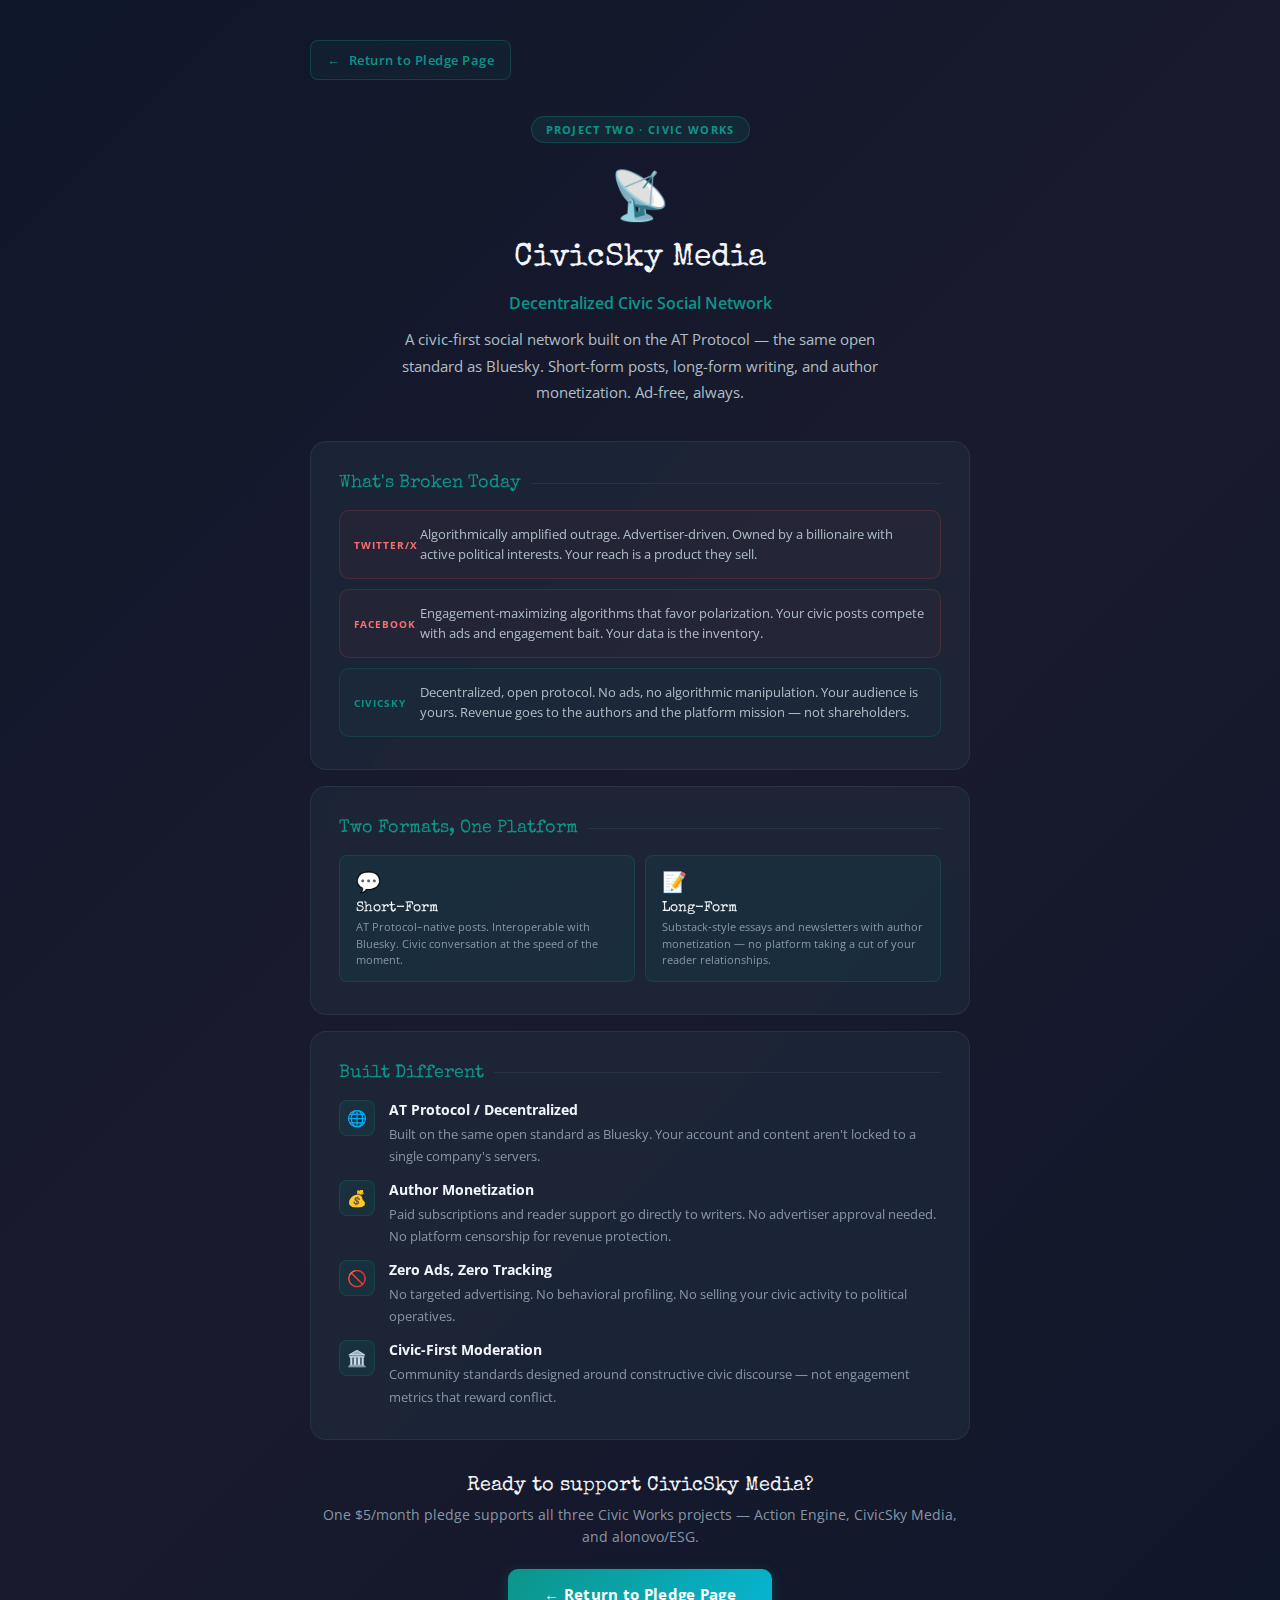
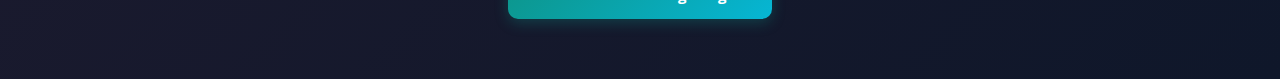
<file: pledge/civicsky.html>
<!DOCTYPE html>
<html lang="en">
<head>
  <meta charset="UTF-8">
  <meta name="viewport" content="width=device-width, initial-scale=1.0">
  <title>CivicSky Media | Civic Works</title>
  <meta name="description" content="CivicSky Media — decentralized, ad-free civic social network built on the AT Protocol. Short-form and long-form, for people not platforms.">
  <link rel="preconnect" href="https://fonts.googleapis.com">
  <link href="https://fonts.googleapis.com/css2?family=Special+Elite&family=Open+Sans:wght@400;600;700&display=swap" rel="stylesheet">
  <style>
    :root {
      --teal: #0d9488;
      --teal-light: #06b6d4;
      --teal-glow: rgba(13, 148, 136, 0.4);
      --bg-dark: #0f172a;
      --bg-card: rgba(30, 41, 59, 0.7);
      --border: rgba(51, 65, 85, 0.5);
      --text-primary: #f1f5f9;
      --text-secondary: #b0bec5;
      --text-muted: #8896a6;
    }

    * { margin: 0; padding: 0; box-sizing: border-box; }

    body {
      font-family: 'Open Sans', sans-serif;
      background: linear-gradient(135deg, var(--bg-dark) 0%, #1a1a2e 50%, var(--bg-dark) 100%);
      min-height: 100vh;
      padding: 40px 16px 60px;
      color: var(--text-primary);
    }

    .container { max-width: 660px; margin: 0 auto; }

    /* ── RETURN LINK ── */
    .return-link {
      display: inline-flex;
      align-items: center;
      gap: 8px;
      color: var(--teal);
      text-decoration: none;
      font-size: 13px;
      font-weight: 600;
      letter-spacing: 0.04em;
      margin-bottom: 36px;
      padding: 10px 16px;
      border: 1px solid rgba(13, 148, 136, 0.3);
      border-radius: 8px;
      background: rgba(13, 148, 136, 0.06);
      transition: background 0.2s ease, border-color 0.2s ease;
    }
    .return-link:hover {
      background: rgba(13, 148, 136, 0.12);
      border-color: rgba(13, 148, 136, 0.5);
    }

    /* ── HEADER ── */
    .header { text-align: center; margin-bottom: 36px; }

    .project-badge {
      display: inline-block;
      background: rgba(13, 148, 136, 0.12);
      border: 1px solid rgba(13, 148, 136, 0.3);
      color: var(--teal);
      font-size: 11px;
      font-weight: 700;
      letter-spacing: 0.12em;
      text-transform: uppercase;
      padding: 5px 14px;
      border-radius: 999px;
      margin-bottom: 18px;
    }

    .header-icon { font-size: 48px; display: block; margin-bottom: 14px; }

    .header-title {
      font-family: 'Special Elite', serif;
      font-size: 32px;
      font-weight: 400;
      color: var(--text-primary);
      line-height: 1.2;
      margin-bottom: 14px;
    }

    .header-tagline {
      font-size: 16px;
      color: var(--teal);
      font-weight: 600;
      margin-bottom: 12px;
    }

    .header-desc {
      font-size: 15px;
      color: var(--text-secondary);
      line-height: 1.75;
      max-width: 520px;
      margin: 0 auto;
    }

    /* ── CARD ── */
    .card {
      background: var(--bg-card);
      border-radius: 16px;
      border: 1px solid var(--border);
      padding: 32px 28px;
      backdrop-filter: blur(8px);
      margin-bottom: 16px;
    }

    .card-title {
      font-family: 'Special Elite', serif;
      font-size: 18px;
      color: var(--teal);
      margin-bottom: 18px;
      display: flex;
      align-items: center;
      gap: 10px;
    }

    .card-title::after {
      content: '';
      flex: 1;
      height: 1px;
      background: var(--border);
    }

    /* ── PLATFORM COMPARISON ── */
    .platform-row {
      display: flex;
      flex-direction: column;
      gap: 10px;
    }

    .platform-item {
      display: flex;
      align-items: center;
      gap: 14px;
      padding: 14px;
      border-radius: 10px;
      border: 1px solid var(--border);
      background: rgba(15, 23, 42, 0.5);
    }

    .platform-item.theirs {
      border-color: rgba(239, 68, 68, 0.2);
      background: rgba(239, 68, 68, 0.04);
    }

    .platform-item.ours {
      border-color: rgba(13, 148, 136, 0.2);
      background: rgba(13, 148, 136, 0.04);
    }

    .platform-label {
      font-size: 10px;
      font-weight: 700;
      letter-spacing: 0.1em;
      text-transform: uppercase;
      min-width: 52px;
    }

    .platform-item.theirs .platform-label { color: #f87171; }
    .platform-item.ours .platform-label { color: var(--teal); }

    .platform-text {
      font-size: 13px;
      color: var(--text-secondary);
      line-height: 1.5;
    }

    /* ── FEATURES ── */
    .feature-list {
      list-style: none;
      display: flex;
      flex-direction: column;
      gap: 14px;
    }

    .feature-item {
      display: flex;
      gap: 14px;
      align-items: flex-start;
    }

    .feature-icon {
      width: 36px;
      height: 36px;
      border-radius: 8px;
      background: rgba(13, 148, 136, 0.1);
      border: 1px solid rgba(13, 148, 136, 0.2);
      display: flex;
      align-items: center;
      justify-content: center;
      font-size: 16px;
      flex-shrink: 0;
    }

    .feature-text strong {
      display: block;
      font-size: 14px;
      color: var(--text-primary);
      margin-bottom: 3px;
    }

    .feature-text span {
      font-size: 13px;
      color: var(--text-muted);
      line-height: 1.55;
    }

    /* ── FORMAT PILLS ── */
    .format-row {
      display: flex;
      gap: 10px;
      flex-wrap: wrap;
    }

    .format-pill {
      background: rgba(13, 148, 136, 0.08);
      border: 1px solid rgba(13, 148, 136, 0.2);
      border-radius: 8px;
      padding: 12px 16px;
      flex: 1;
      min-width: 140px;
    }

    .format-pill-icon { font-size: 20px; margin-bottom: 6px; }

    .format-pill-name {
      font-family: 'Special Elite', serif;
      font-size: 14px;
      color: var(--text-primary);
      margin-bottom: 4px;
    }

    .format-pill-desc {
      font-size: 11px;
      color: var(--text-muted);
      line-height: 1.5;
    }

    /* ── RETURN CTA ── */
    .return-cta {
      text-align: center;
      margin-top: 36px;
    }

    .return-cta-title {
      font-family: 'Special Elite', serif;
      font-size: 20px;
      color: var(--text-primary);
      margin-bottom: 8px;
    }

    .return-cta-desc {
      font-size: 14px;
      color: var(--text-muted);
      margin-bottom: 20px;
      line-height: 1.6;
    }

    .btn-pledge {
      display: inline-block;
      padding: 15px 36px;
      border-radius: 10px;
      background: linear-gradient(135deg, var(--teal) 0%, var(--teal-light) 100%);
      color: #ffffff;
      font-size: 15px;
      font-weight: 700;
      text-decoration: none;
      letter-spacing: 0.02em;
      box-shadow: 0 4px 14px rgba(13, 148, 136, 0.3);
      transition: transform 0.15s ease, box-shadow 0.15s ease;
      font-family: 'Open Sans', sans-serif;
    }

    .btn-pledge:hover {
      transform: translateY(-2px);
      box-shadow: 0 6px 20px var(--teal-glow);
    }

    @media (max-width: 540px) {
      .header-title { font-size: 26px; }
      .card { padding: 24px 18px; }
      .format-row { flex-direction: column; }
    }
  </style>
</head>
<body>

<div class="container">

  <!-- Return Link (top) -->
  <a href="pledge.html" class="return-link">
    <span>←</span> Return to Pledge Page
  </a>

  <!-- Header -->
  <div class="header">
    <div class="project-badge">Project Two · Civic Works</div>
    <span class="header-icon">📡</span>
    <h1 class="header-title">CivicSky Media</h1>
    <p class="header-tagline">Decentralized Civic Social Network</p>
    <p class="header-desc">
      A civic-first social network built on the AT Protocol — the same open standard as Bluesky.
      Short-form posts, long-form writing, and author monetization. Ad-free, always.
    </p>
  </div>

  <!-- The Problem -->
  <div class="card">
    <div class="card-title">What's Broken Today</div>
    <div class="platform-row">
      <div class="platform-item theirs">
        <div class="platform-label">Twitter/X</div>
        <p class="platform-text">Algorithmically amplified outrage. Advertiser-driven. Owned by a billionaire with active political interests. Your reach is a product they sell.</p>
      </div>
      <div class="platform-item theirs">
        <div class="platform-label">Facebook</div>
        <p class="platform-text">Engagement-maximizing algorithms that favor polarization. Your civic posts compete with ads and engagement bait. Your data is the inventory.</p>
      </div>
      <div class="platform-item ours">
        <div class="platform-label">CivicSky</div>
        <p class="platform-text">Decentralized, open protocol. No ads, no algorithmic manipulation. Your audience is yours. Revenue goes to the authors and the platform mission — not shareholders.</p>
      </div>
    </div>
  </div>

  <!-- Content Formats -->
  <div class="card">
    <div class="card-title">Two Formats, One Platform</div>
    <div class="format-row">
      <div class="format-pill">
        <div class="format-pill-icon">💬</div>
        <div class="format-pill-name">Short-Form</div>
        <p class="format-pill-desc">AT Protocol–native posts. Interoperable with Bluesky. Civic conversation at the speed of the moment.</p>
      </div>
      <div class="format-pill">
        <div class="format-pill-icon">📝</div>
        <div class="format-pill-name">Long-Form</div>
        <p class="format-pill-desc">Substack-style essays and newsletters with author monetization — no platform taking a cut of your reader relationships.</p>
      </div>
    </div>
  </div>

  <!-- Features -->
  <div class="card">
    <div class="card-title">Built Different</div>
    <ul class="feature-list">
      <li class="feature-item">
        <div class="feature-icon">🌐</div>
        <div class="feature-text">
          <strong>AT Protocol / Decentralized</strong>
          <span>Built on the same open standard as Bluesky. Your account and content aren't locked to a single company's servers.</span>
        </div>
      </li>
      <li class="feature-item">
        <div class="feature-icon">💰</div>
        <div class="feature-text">
          <strong>Author Monetization</strong>
          <span>Paid subscriptions and reader support go directly to writers. No advertiser approval needed. No platform censorship for revenue protection.</span>
        </div>
      </li>
      <li class="feature-item">
        <div class="feature-icon">🚫</div>
        <div class="feature-text">
          <strong>Zero Ads, Zero Tracking</strong>
          <span>No targeted advertising. No behavioral profiling. No selling your civic activity to political operatives.</span>
        </div>
      </li>
      <li class="feature-item">
        <div class="feature-icon">🏛️</div>
        <div class="feature-text">
          <strong>Civic-First Moderation</strong>
          <span>Community standards designed around constructive civic discourse — not engagement metrics that reward conflict.</span>
        </div>
      </li>
    </ul>
  </div>

  <!-- Return CTA -->
  <div class="return-cta">
    <div class="return-cta-title">Ready to support CivicSky Media?</div>
    <p class="return-cta-desc">One $5/month pledge supports all three Civic Works projects — Action Engine, CivicSky Media, and alonovo/ESG.</p>
    <a href="pledge.html" class="btn-pledge">← Return to Pledge Page</a>
  </div>

</div>
</body>
</html>
</file>
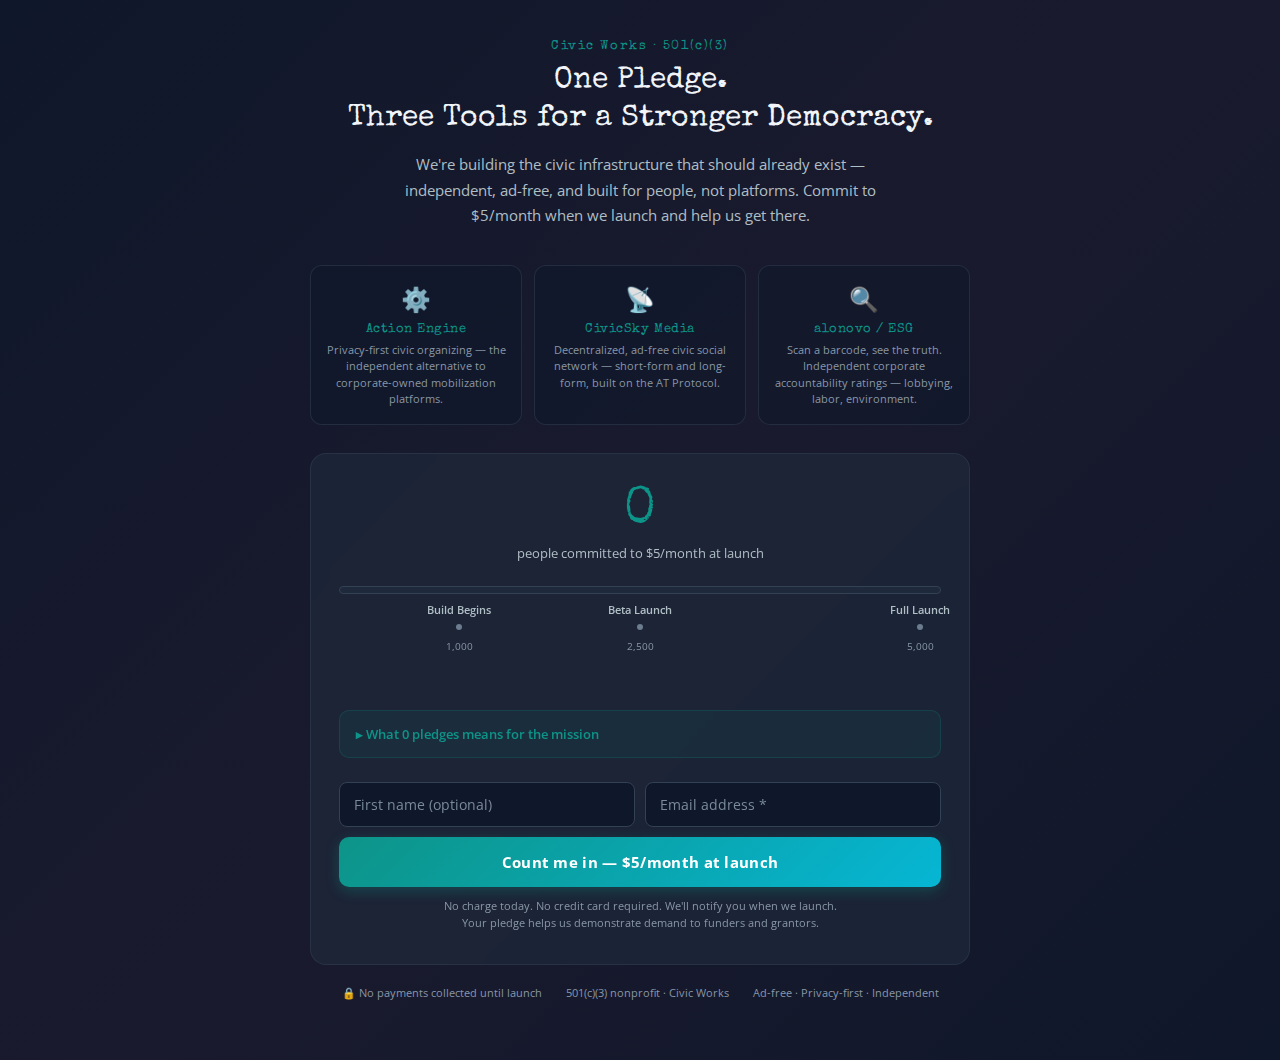
<file: pledge/pledge.html>
<!DOCTYPE html>
<html lang="en">
<head>
  <meta charset="UTF-8">
  <meta name="viewport" content="width=device-width, initial-scale=1.0">
  <title>Pledge Your Support | Civic Works</title>
  <meta name="description" content="Commit to $5/month when Civic Works launches — one pledge supporting Action Engine, CivicSky Media, and alonovo/ESG.">
  <link rel="preconnect" href="https://fonts.googleapis.com">
  <link href="https://fonts.googleapis.com/css2?family=Special+Elite&family=Open+Sans:wght@400;600;700&display=swap" rel="stylesheet">
  <style>
    :root {
      --teal: #0d9488;
      --teal-light: #06b6d4;
      --teal-glow: rgba(13, 148, 136, 0.4);
      --bg-dark: #0f172a;
      --bg-card: rgba(30, 41, 59, 0.7);
      --border: rgba(51, 65, 85, 0.5);
      --text-primary: #f1f5f9;
      --text-secondary: #b0bec5;
      --text-muted: #8896a6;
      --text-dim: #6b7d8f;
      --target: 5000;
    }

    * { margin: 0; padding: 0; box-sizing: border-box; }

    body {
      font-family: 'Open Sans', sans-serif;
      background: linear-gradient(135deg, var(--bg-dark) 0%, #1a1a2e 50%, var(--bg-dark) 100%);
      min-height: 100vh;
      display: flex;
      align-items: flex-start;
      justify-content: center;
      padding: 40px 16px 60px;
    }

    .container { max-width: 660px; width: 100%; }

    /* ── HEADER ── */
    .header {
      text-align: center;
      margin-bottom: 36px;
    }

    .header-org {
      font-family: 'Special Elite', serif;
      font-size: 13px;
      letter-spacing: 0.12em;
      color: var(--teal);
      margin-bottom: 10px;
    }

    .header-title {
      font-family: 'Special Elite', serif;
      font-size: 30px;
      font-weight: 400;
      color: var(--text-primary);
      line-height: 1.25;
      margin-bottom: 14px;
    }

    .header-desc {
      font-size: 15px;
      color: var(--text-secondary);
      line-height: 1.7;
      max-width: 540px;
      margin: 0 auto;
    }

    /* ── PROJECT CARDS ── */
    .projects {
      display: grid;
      grid-template-columns: repeat(3, 1fr);
      gap: 12px;
      margin-bottom: 28px;
    }

    .project-card {
      background: rgba(15, 23, 42, 0.6);
      border: 1px solid var(--border);
      border-radius: 12px;
      padding: 16px 14px;
      text-align: center;
      position: relative;
      overflow: hidden;
      transition: border-color 0.3s ease;
    }

    .project-card::before {
      content: '';
      position: absolute;
      top: 0; left: 0; right: 0;
      height: 2px;
      background: linear-gradient(90deg, var(--teal), var(--teal-light));
      opacity: 0;
      transition: opacity 0.3s ease;
    }

    .project-card:hover { border-color: rgba(13, 148, 136, 0.4); }
    .project-card:hover::before { opacity: 1; }

    .project-icon {
      font-size: 24px;
      margin-bottom: 8px;
      display: block;
    }

    .project-name {
      font-family: 'Special Elite', serif;
      font-size: 13px;
      color: var(--teal);
      margin-bottom: 6px;
      letter-spacing: 0.04em;
    }

    .project-desc {
      font-size: 11px;
      color: var(--text-muted);
      line-height: 1.5;
    }

    /* ── MAIN CARD ── */
    .card {
      background: var(--bg-card);
      border-radius: 16px;
      border: 1px solid var(--border);
      padding: 32px 28px;
      backdrop-filter: blur(8px);
    }

    /* ── COUNTER ── */
    .counter {
      text-align: center;
      margin-bottom: 24px;
    }

    .counter-number {
      font-family: 'Special Elite', serif;
      font-size: 52px;
      color: var(--teal);
      line-height: 1;
      opacity: 0;
      transition: opacity 0.3s ease;
    }

    .counter-label {
      font-size: 13px;
      color: var(--text-secondary);
      margin-top: 6px;
    }

    /* ── THERMOMETER ── */
    .thermometer {
      position: relative;
      margin-bottom: 64px;
      margin-top: 8px;
    }

    .thermo-track {
      height: 8px;
      border-radius: 999px;
      background-color: #1e293b;
      overflow: hidden;
      border: 1px solid #334155;
    }

    .thermo-fill {
      height: 100%;
      border-radius: 999px;
      background: linear-gradient(90deg, var(--teal) 0%, var(--teal-light) 100%);
      width: 0%;
      transition: width 1.2s cubic-bezier(0.22, 1, 0.36, 1);
      box-shadow: 0 0 12px var(--teal-glow);
    }

    .milestones {
      position: relative;
      height: 44px;
      margin-top: 8px;
    }

    .milestone {
      position: absolute;
      text-align: center;
      transform: translateX(-50%);
    }

    .milestone:last-child { transform: translateX(-85%); }

    .milestone-label {
      font-size: 11px;
      font-weight: 600;
      color: var(--text-secondary);
      white-space: nowrap;
      transition: color 0.5s ease;
    }

    .milestone-label.reached { color: var(--teal); }

    .milestone-dot {
      display: inline-block;
      width: 6px; height: 6px;
      border-radius: 50%;
      background: var(--text-dim);
      margin: 4px auto;
      transition: all 0.5s ease;
    }

    .milestone-dot.reached { background: var(--teal); }

    .milestone-count {
      font-size: 10px;
      color: var(--text-muted);
      white-space: nowrap;
    }

    /* ── IMPACT TOGGLE ── */
    .impact-toggle {
      display: block;
      width: 100%;
      background: rgba(13, 148, 136, 0.08);
      border: 1px solid rgba(13, 148, 136, 0.2);
      border-radius: 10px;
      padding: 14px 16px;
      cursor: pointer;
      margin-bottom: 24px;
      text-align: left;
      color: var(--teal);
      font-size: 13px;
      font-weight: 600;
      font-family: 'Open Sans', sans-serif;
    }

    .impact-toggle:hover { background: rgba(13, 148, 136, 0.12); }

    .impact-grid {
      display: none;
      grid-template-columns: 1fr 1fr;
      gap: 12px;
      margin-top: 12px;
    }

    .impact-grid.visible { display: grid; }

    .impact-stat {
      background: rgba(15, 23, 42, 0.5);
      border-radius: 8px;
      padding: 12px;
    }

    .impact-value {
      font-family: 'Special Elite', serif;
      font-size: 20px;
      color: var(--text-primary);
    }

    .impact-label {
      font-size: 11px;
      color: var(--text-muted);
      margin-top: 2px;
    }

    /* ── FORM ── */
    .form-row {
      display: grid;
      grid-template-columns: 1fr 1fr;
      gap: 10px;
      margin-bottom: 10px;
    }

    .form-input {
      background: var(--bg-dark);
      border: 1px solid #334155;
      border-radius: 8px;
      padding: 12px 14px;
      font-size: 14px;
      color: var(--text-primary);
      outline: none;
      width: 100%;
      font-family: 'Open Sans', sans-serif;
    }

    .form-input:focus { border-color: var(--teal); }
    .form-input.error { border-color: #ef4444; }
    .form-input::placeholder { color: #7a8a9a; }

    .error-text {
      font-size: 12px;
      color: #ef4444;
      margin-bottom: 8px;
      padding-left: 2px;
      display: none;
    }

    .error-text.visible { display: block; }

    .submit-btn {
      width: 100%;
      padding: 15px;
      border-radius: 10px;
      border: none;
      background: linear-gradient(135deg, var(--teal) 0%, var(--teal-light) 100%);
      color: #ffffff;
      font-size: 15px;
      font-weight: 700;
      cursor: pointer;
      letter-spacing: 0.02em;
      box-shadow: 0 4px 14px rgba(13, 148, 136, 0.3);
      transition: transform 0.15s ease, box-shadow 0.15s ease;
      font-family: 'Open Sans', sans-serif;
    }

    .submit-btn:hover {
      transform: translateY(-1px);
      box-shadow: 0 6px 20px var(--teal-glow);
    }

    .submit-btn:active { transform: translateY(0); }
    .submit-btn:disabled { opacity: 0.6; cursor: not-allowed; transform: none; }

    .form-fine-print {
      text-align: center;
      font-size: 11px;
      color: var(--text-muted);
      margin-top: 10px;
      line-height: 1.6;
    }

    /* ── CONFIRMATION ── */
    .confirmation {
      display: none;
      text-align: center;
      background: rgba(13, 148, 136, 0.1);
      border: 1px solid rgba(13, 148, 136, 0.3);
      border-radius: 12px;
      padding: 24px;
    }

    .confirmation.visible { display: block; }
    .confirmation-check { font-size: 28px; margin-bottom: 8px; }

    .confirmation-title {
      font-family: 'Special Elite', serif;
      font-size: 20px;
      color: var(--teal);
      margin-bottom: 6px;
    }

    .confirmation-text {
      font-size: 14px;
      color: var(--text-secondary);
      margin-bottom: 16px;
      line-height: 1.5;
    }

    .confirmation-subtitle {
      font-size: 13px;
      color: var(--text-muted);
      margin-bottom: 16px;
    }

    .confirmation-actions {
      display: flex;
      gap: 10px;
      justify-content: center;
      flex-wrap: wrap;
    }

    .btn-secondary {
      padding: 10px 20px;
      border-radius: 8px;
      font-size: 13px;
      font-weight: 600;
      cursor: pointer;
      font-family: 'Open Sans', sans-serif;
      text-decoration: none;
      display: inline-block;
    }

    .btn-teal {
      border: 1px solid rgba(13, 148, 136, 0.3);
      background: rgba(13, 148, 136, 0.1);
      color: var(--teal);
    }

    .btn-gray {
      border: 1px solid var(--border);
      background: rgba(30, 41, 59, 0.5);
      color: var(--text-secondary);
    }

    /* ── TRUST ── */
    .trust {
      text-align: center;
      margin-top: 20px;
      display: flex;
      justify-content: center;
      gap: 24px;
      flex-wrap: wrap;
    }

    .trust span {
      font-size: 11px;
      color: var(--text-muted);
    }

    /* ── RESPONSIVE ── */
    @media (max-width: 540px) {
      .projects { grid-template-columns: 1fr; gap: 8px; }
      .header-title { font-size: 24px; }
      .counter-number { font-size: 38px; }
      .card { padding: 24px 18px; }
      .form-row { grid-template-columns: 1fr; }
      .impact-grid { grid-template-columns: 1fr; }
      .trust { flex-direction: column; gap: 8px; }
    }
  </style>
</head>
<body>

<div class="container">

  <!-- Header -->
  <div class="header">
    <div class="header-org">Civic Works · 501(c)(3)</div>
    <h1 class="header-title">One Pledge.<br>Three Tools for a Stronger Democracy.</h1>
    <p class="header-desc">
      We're building the civic infrastructure that should already exist —
      independent, ad-free, and built for people, not platforms.
      Commit to $5/month when we launch and help us get there.
    </p>
  </div>

  <!-- Project Cards -->
  <div class="projects">
    <div class="project-card">
      <span class="project-icon">⚙️</span>
      <div class="project-name">Action Engine</div>
      <p class="project-desc">Privacy-first civic organizing — the independent alternative to corporate-owned mobilization platforms.</p>
    </div>
    <div class="project-card">
      <span class="project-icon">📡</span>
      <div class="project-name">CivicSky Media</div>
      <p class="project-desc">Decentralized, ad-free civic social network — short-form and long-form, built on the AT Protocol.</p>
    </div>
    <div class="project-card">
      <span class="project-icon">🔍</span>
      <div class="project-name">alonovo / ESG</div>
      <p class="project-desc">Scan a barcode, see the truth. Independent corporate accountability ratings — lobbying, labor, environment.</p>
    </div>
  </div>

  <!-- Main Card -->
  <div class="card">

    <!-- Counter -->
    <div class="counter">
      <div class="counter-number" id="pledgeCount">0</div>
      <div class="counter-label">people committed to $5/month at launch</div>
    </div>

    <!-- Thermometer -->
    <div class="thermometer">
      <div class="thermo-track">
        <div class="thermo-fill" id="thermoFill"></div>
      </div>
      <div class="milestones" id="milestones"></div>
    </div>

    <!-- Impact Toggle -->
    <button class="impact-toggle" id="impactToggle">
      <span id="impactArrow">▸</span> What <span id="impactCountLabel">0</span> pledges means for the mission
    </button>
    <div class="impact-grid" id="impactGrid">
      <div class="impact-stat">
        <div class="impact-value" id="mrrValue">$0</div>
        <div class="impact-label">Projected Monthly Revenue</div>
      </div>
      <div class="impact-stat">
        <div class="impact-value" id="arrValue">$0</div>
        <div class="impact-label">Projected Annual Revenue</div>
      </div>
    </div>

    <!-- Form -->
    <div id="pledgeForm">
      <div class="form-row">
        <input type="text" class="form-input" id="nameInput" placeholder="First name (optional)">
        <input type="email" class="form-input" id="emailInput" placeholder="Email address *">
      </div>
      <div class="error-text" id="errorText"></div>
      <button class="submit-btn" id="submitBtn">
        Count me in — $5/month at launch
      </button>
      <div class="form-fine-print">
        No charge today. No credit card required. We'll notify you when we launch.<br>
        Your pledge helps us demonstrate demand to funders and grantors.
      </div>
    </div>

    <!-- Confirmation -->
    <div class="confirmation" id="confirmation">
      <div class="confirmation-check">✓</div>
      <div class="confirmation-title" id="confirmTitle">You're pledged!</div>
      <div class="confirmation-text" id="confirmText"></div>
      <div class="confirmation-subtitle">Want to accelerate the launch?</div>
      <div class="confirmation-actions">
        <a href="https://bsky.app/intent/compose?text=I%20just%20pledged%20%245%2Fmo%20to%20support%20Civic%20Works%20%E2%80%94%20Action%20Engine%2C%20CivicSky%20Media%2C%20and%20alonovo%2FESG.%20Three%20tools%20for%20a%20stronger%20democracy.%20Join%20me%3A%20https%3A%2F%2Fciv.works%2Fpledge" target="_blank" class="btn-secondary btn-teal">Share on Bluesky</a>
        <a href="https://buy.stripe.com/00gg04bBZd0V2L69AC" class="btn-secondary btn-gray">Donate now</a>
      </div>
    </div>

  </div>

  <!-- Trust Signals -->
  <div class="trust">
    <span>🔒 No payments collected until launch</span>
    <span>501(c)(3) nonprofit · Civic Works</span>
    <span>Ad-free · Privacy-first · Independent</span>
  </div>

</div>

<script>
  const SUPABASE_URL = 'https://rqsbqfpedquazbpkjnkn.supabase.co';
  const SUPABASE_ANON_KEY = 'sb_publishable_mMDu8CNHLTip0NGMIqcNNw_K_syxdUS';

  const TARGET = 5000;
  const AMOUNT = 5;
  const MILESTONES = [
    { count: 1000, label: 'Build Begins' },
    { count: 2500, label: 'Beta Launch' },
    { count: 5000, label: 'Full Launch' },
  ];

  let currentCount = 0;
  let impactOpen = false;

  const $count    = document.getElementById('pledgeCount');
  const $fill     = document.getElementById('thermoFill');
  const $ms       = document.getElementById('milestones');
  const $toggle   = document.getElementById('impactToggle');
  const $arrow    = document.getElementById('impactArrow');
  const $iLabel   = document.getElementById('impactCountLabel');
  const $grid     = document.getElementById('impactGrid');
  const $mrr      = document.getElementById('mrrValue');
  const $arr      = document.getElementById('arrValue');
  const $form     = document.getElementById('pledgeForm');
  const $name     = document.getElementById('nameInput');
  const $email    = document.getElementById('emailInput');
  const $error    = document.getElementById('errorText');
  const $submit   = document.getElementById('submitBtn');
  const $confirm  = document.getElementById('confirmation');
  const $cTitle   = document.getElementById('confirmTitle');
  const $cText    = document.getElementById('confirmText');

  // Render milestones
  MILESTONES.forEach(m => {
    const pct = (m.count / TARGET) * 100;
    const div = document.createElement('div');
    div.className = 'milestone';
    div.style.left = pct + '%';
    div.innerHTML = `
      <div class="milestone-label" data-milestone="${m.count}">${m.label}</div>
      <div class="milestone-dot" data-milestone="${m.count}"></div>
      <div class="milestone-count">${m.count.toLocaleString()}</div>
    `;
    $ms.appendChild(div);
  });

  function updateUI(count) {
    currentCount = count;
    const pct = Math.min((count / TARGET) * 100, 100);

    $count.textContent = count.toLocaleString();
    $count.style.opacity = '1';

    setTimeout(() => { $fill.style.width = pct + '%'; }, 100);

    document.querySelectorAll('.milestone-label').forEach(el => {
      el.classList.toggle('reached', count >= parseInt(el.dataset.milestone));
    });
    document.querySelectorAll('.milestone-dot').forEach(el => {
      el.classList.toggle('reached', count >= parseInt(el.dataset.milestone));
    });

    $iLabel.textContent = count.toLocaleString();
    $mrr.textContent = '$' + (count * AMOUNT).toLocaleString();
    $arr.textContent = '$' + (count * AMOUNT * 12).toLocaleString();
  }

  async function fetchCount() {
    try {
      const res = await fetch(`${SUPABASE_URL}/rest/v1/pledges?select=id`, {
        headers: {
          'apikey': SUPABASE_ANON_KEY,
          'Authorization': `Bearer ${SUPABASE_ANON_KEY}`,
          'Prefer': 'count=exact'
        },
        method: 'HEAD'
      });
      return parseInt(res.headers.get('content-range')?.split('/')[1] || '0');
    } catch { return 0; }
  }

  async function submitPledge(email, name) {
    const body = { email };
    if (name) body.name = name;

    const res = await fetch(`${SUPABASE_URL}/rest/v1/pledges`, {
      method: 'POST',
      headers: {
        'apikey': SUPABASE_ANON_KEY,
        'Authorization': `Bearer ${SUPABASE_ANON_KEY}`,
        'Content-Type': 'application/json',
        'Prefer': 'return=minimal'
      },
      body: JSON.stringify(body)
    });

    if (res.status === 409 || res.status === 400) throw new Error('duplicate');
    if (!res.ok) throw new Error('submit_failed');
  }

  $toggle.addEventListener('click', () => {
    impactOpen = !impactOpen;
    $arrow.textContent = impactOpen ? '▾' : '▸';
    $grid.classList.toggle('visible', impactOpen);
  });

  $submit.addEventListener('click', async () => {
    const email = $email.value.trim();
    const name  = $name.value.trim();

    if (!email || !email.includes('@') || !email.includes('.')) {
      $error.textContent = 'Please enter a valid email address.';
      $error.classList.add('visible');
      $email.classList.add('error');
      return;
    }

    $error.classList.remove('visible');
    $email.classList.remove('error');
    $submit.disabled = true;
    $submit.textContent = 'Submitting...';

    try {
      await submitPledge(email, name);
      currentCount += 1;
      updateUI(currentCount);
      $form.style.display = 'none';
      $cTitle.textContent = name ? `You're pledged, ${name}!` : "You're pledged!";
      $cText.textContent  = `You're #${currentCount.toLocaleString()} to commit to all three projects. We'll email you when we launch.`;
      $confirm.classList.add('visible');
    } catch (err) {
      $error.textContent = err.message === 'duplicate'
        ? "You've already pledged — thank you! We'll be in touch at launch."
        : 'Something went wrong. Please try again.';
      $error.classList.add('visible');
      $submit.disabled = false;
      $submit.textContent = 'Count me in — $5/month at launch';
    }
  });

  $email.addEventListener('keydown', e => { if (e.key === 'Enter') $submit.click(); });

  (async function init() {
    const count = await fetchCount();
    updateUI(count);
  })();
</script>
</body>
</html>
</file>
<file: styles.css>
@import url('https://fonts.googleapis.com/css2?family=Special+Elite&family=Open+Sans:wght@300;400;600;700&display=swap');
/* CSS Variables */
:root {
  --dark: #0a0a0a;
  --darker: #050505;
  --purple: #7C3AED;
  --purple-dark: #6D28D9;
  --purple-light: #8B5CF6;
  --grey: #a3a3a3;
  --grey-dark: #525252;
  --white: #ffffff;
  --off-white: #f5f5f5;
}

/* Reset & Base */
* {
  margin: 0;
  padding: 0;
  box-sizing: border-box;
}
h1, h2, h3, h4, h5, h6 {
  font-family: 'Special Elite', monospace;
  font-weight: 400;
  line-height: 1.2;
}
body {
  font-family: 'Open Sans', sans-serif;
  background: var(--dark);
  color: var(--off-white);
  line-height: 1.6;
  overflow-x: hidden;
}

.container {
  max-width: 1200px;
  margin: 0 auto;
  padding: 0 2rem;
}

/* Navigation */
.nav {
  background: var(--darker);
  border-bottom: 1px solid rgba(255,255,255,0.05);
  position: sticky;
  top: 0;
  z-index: 100;
  backdrop-filter: blur(10px);
}

.nav-container {
  max-width: 1400px;
  margin: 0 auto;
  padding: 1rem 2rem;
  display: flex;
  justify-content: space-between;
  align-items: center;
}

.logo {
  font-family: 'Special Elite', monospace;
  font-size: 1.5rem;
  font-weight: 700;
  color: var(--purple);
  text-decoration: none;
  letter-spacing: -0.02em;
  display: flex;
  align-items: center;
  padding: 0.5rem 0.75rem;
  background: rgba(255, 255, 255, 0.95);
  border-radius: 4px;
}

.logo-icon {
  height: 2rem !important;
  width: auto;
  display: block;
  margin-right: 0.5rem;
  max-width: 2rem !important;
}

.nav-links {
  display: flex;
  gap: 2rem;
  align-items: center;
}

.nav-links a {
  color: var(--grey);
  text-decoration: none;
  font-size: 0.95rem;
  font-weight: 400;
  transition: color 0.2s;
}

.nav-links a:hover {
  color: var(--white);
}

.hamburger {
  display: none;
  background: none;
  border: none;
  cursor: pointer;
  padding: 0.5rem;
  z-index: 200;
}

.hamburger span {
  display: block;
  width: 24px;
  height: 2px;
  background: var(--white);
  margin: 5px 0;
  transition: all 0.3s;
}

.hamburger.active span:nth-child(1) {
  transform: rotate(45deg) translate(5px, 5px);
}

.hamburger.active span:nth-child(2) {
  opacity: 0;
}

.hamburger.active span:nth-child(3) {
  transform: rotate(-45deg) translate(5px, -5px);
}

.donate-btn {
  background: var(--purple);
  color: var(--white) !important;
  padding: 0.5rem 1.25rem;
  border-radius: 4px;
  font-weight: 600;
  transition: background 0.2s;
}

.donate-btn:hover {
  background: var(--purple-light);
}

/* Hero */
.hero {
  min-height: 90vh;
  position: relative;
  display: flex;
  align-items: center;
  justify-content: center;
  overflow: hidden;
}

.hero-bg {
  position: absolute;
  inset: 0;
  background: 
    linear-gradient(135deg, rgba(124,58,237,0.15) 0%, transparent 80%),
    linear-gradient(to bottom, rgba(0,0,0,0.5), rgba(0,0,0,0.8)),
    url('data:image/svg+xml,<svg width="100" height="100" xmlns="http://www.w3.org/2000/svg"><rect width="100" height="100" fill="%230a0a0a"/><path d="M0 0L100 100M100 0L0 100" stroke="%237C3AED" stroke-width="0.5" opacity="0.1"/></svg>');
  background-size: auto, auto, 100px 100px;
  z-index: 0;
}

.hero-content {
  position: relative;
  z-index: 1;
  text-align: center;
  max-width: 900px;
  padding: 2rem;
  animation: fadeInUp 0.8s ease-out;
}

@keyframes fadeInUp {
  from {
    opacity: 0;
    transform: translateY(30px);
  }
  to {
    opacity: 1;
    transform: translateY(0);
  }
}

.hero-eyebrow {
  font-family: 'Special Elite', monospace;
  font-size: 0.9rem;
  color: var(--purple);
  text-transform: uppercase;
  letter-spacing: 0.15em;
  margin-bottom: 1.5rem;
}

.hero-title {
  font-family: 'Special Elite', monospace;
  font-size: clamp(2.5rem, 7vw, 5rem);
  line-height: 1.1;
  font-weight: 700;
  margin-bottom: 1.5rem;
  color: var(--white);
}

.highlight {
  color: var(--purple);
}

.hero-subtitle {
  font-size: 1.15rem;
  line-height: 1.7;
  color: var(--grey);
  margin-bottom: 2.5rem;
  max-width: 700px;
  margin-left: auto;
  margin-right: auto;
}

.hero-cta {
  display: flex;
  gap: 1rem;
  justify-content: center;
  flex-wrap: wrap;
}

.btn-primary {
  background: var(--purple);
  color: var(--white);
  padding: 0.9rem 2rem;
  text-decoration: none;
  border-radius: 4px;
  font-weight: 600;
  font-size: 1rem;
  transition: all 0.2s;
  display: inline-block;
}

.btn-primary:hover {
  background: var(--purple-light);
  transform: translateY(-2px);
  box-shadow: 0 8px 20px rgba(124,58,237,0.3);
}

.btn-secondary {
  background: transparent;
  color: var(--white);
  padding: 0.9rem 2rem;
  text-decoration: none;
  border-radius: 4px;
  border: 1px solid var(--grey-dark);
  font-weight: 600;
  font-size: 1rem;
  transition: all 0.2s;
  display: inline-block;
}

.btn-secondary:hover {
  border-color: var(--purple);
  background: rgba(124,58,237,0.1);
}

/* Section */
.section {
  padding: 5rem 0;
}

.section-title {
  font-family: 'Special Elite', monospace;
  font-size: clamp(2rem, 5vw, 3rem);
  text-align: center;
  margin-bottom: 3rem;
  color: var(--white);
}

/* Mission */
.mission {
  background: var(--darker);
  border-top: 1px solid rgba(255,255,255,0.05);
  border-bottom: 1px solid rgba(255,255,255,0.05);
}

.mission-grid {
  display: grid !important;
  grid-template-columns: repeat(2, 1fr) !important;
  gap: 2rem;
  max-width: 900px;
  margin: 0 auto;
}

.mission-card {
  background: rgba(124,58,237,0.03);
  border: 1px solid rgba(124,58,237,0.2);
  border-radius: 8px;
  padding: 2.5rem;
  text-align: center;
  transition: all 0.3s;
}

.mission-card:hover {
  border-color: var(--purple);
  background: rgba(124,58,237,0.08);
  transform: translateY(-4px);
}

.mission-icon {
  font-size: 3rem;
  margin-bottom: 1.5rem;
}

.mission-card h3 {
  font-family: 'Special Elite', monospace;
  font-size: 1.4rem;
  margin-bottom: 1rem;
  color: var(--white);
}

.mission-card p {
  color: var(--grey);
  line-height: 1.7;
}

/* Features */
.features-grid {
  display: grid;
  grid-template-columns: repeat(auto-fit, minmax(260px, 1fr));
  gap: 2.5rem;
  max-width: 1100px;
  margin: 0 auto;
}

.feature h3 {
  font-family: 'Special Elite', monospace;
  font-size: 1.3rem;
  margin-bottom: 1rem;
  color: var(--purple);
}

.feature p {
  color: var(--grey);
  line-height: 1.7;
}

/* CTA Section */
.cta-section {
  background: linear-gradient(135deg, rgba(124,58,237,0.1), rgba(109,40,217,0.1));
  border: 1px solid rgba(124,58,237,0.2);
  border-left: none;
  border-right: none;
  text-align: center;
}

.cta-section h2 {
  font-family: 'Special Elite', monospace;
  font-size: clamp(2rem, 5vw, 3rem);
  margin-bottom: 1rem;
  color: var(--white);
}

.cta-section p {
  font-size: 1.15rem;
  color: var(--grey);
  margin-bottom: 2rem;
  max-width: 600px;
  margin-left: auto;
  margin-right: auto;
}

/* Footer */
.footer {
  background: var(--darker);
  border-top: 1px solid rgba(255,255,255,0.05);
  padding: 4rem 0 2rem;
}

.footer-grid {
  display: grid;
  grid-template-columns: repeat(auto-fit, minmax(220px, 1fr));
  gap: 3rem;
  margin-bottom: 3rem;
}

.footer-col h4 {
  font-family: 'Special Elite', monospace;
  color: var(--white);
  margin-bottom: 1rem;
  font-size: 1.1rem;
}

.footer-col p {
  color: var(--grey);
  line-height: 1.7;
  font-size: 0.95rem;
}

.footer-col a {
  display: block;
  color: var(--grey);
  text-decoration: none;
  margin-bottom: 0.6rem;
  font-size: 0.95rem;
  transition: color 0.2s;
}

.footer-col a:hover {
  color: var(--purple);
}

.footer-bottom {
  text-align: center;
  padding-top: 2rem;
  border-top: 1px solid rgba(255,255,255,0.05);
  color: var(--grey-dark);
  font-size: 0.9rem;
}

/* About Page */
.vision-box {
  background: rgba(124,58,237,0.05);
  border: 1px solid rgba(124,58,237,0.2);
  border-radius: 8px;
  padding: 3rem;
  max-width: 900px;
  margin: 0 auto;
}

.vision-box p {
  color: var(--grey);
  line-height: 1.8;
  margin-bottom: 1.5rem;
}

.vision-box ul {
  list-style: none;
  padding-left: 0;
}

.vision-box li {
  color: var(--grey);
  padding-left: 2rem;
  margin-bottom: 1rem;
  position: relative;
}

.vision-box li:before {
  content: "→";
  color: var(--purple);
  position: absolute;
  left: 0;
  font-weight: bold;
}

.why-section {
  background: rgba(124,58,237,0.02);
  padding: 5rem 0;
}

.feature-grid-6 {
  display: grid;
  grid-template-columns: repeat(auto-fit, minmax(300px, 1fr));
  gap: 2rem;
  margin-top: 3rem;
}

.feature-card {
  background: rgba(255,255,255,0.02);
  border: 1px solid rgba(255,255,255,0.08);
  border-radius: 8px;
  padding: 2rem;
  transition: all 0.3s;
}

.feature-card:hover {
  border-color: var(--purple);
  transform: translateY(-4px);
}

.feature-card h3 {
  color: var(--white);
  margin-bottom: 1rem;
  font-size: 1.2rem;
}

.feature-card p {
  color: var(--grey);
  line-height: 1.6;
}

.team-section {
  padding: 5rem 0;
}

.team-grid {
  display: grid;
  grid-template-columns: repeat(auto-fit, minmax(350px, 1fr));
  gap: 3rem;
  margin-top: 3rem;
  max-width: 900px;
  margin-left: auto;
  margin-right: auto;
}

.team-card {
  background: rgba(255,255,255,0.02);
  border: 1px solid rgba(255,255,255,0.08);
  border-radius: 8px;
  padding: 2.5rem;
  text-align: center;
  transition: all 0.3s;
}

.team-card:hover {
  border-color: var(--purple);
  transform: translateY(-4px);
}

.team-portrait {
  width: 200px;
  height: 200px;
  border-radius: 50%;
  object-fit: cover;
  margin: 0 auto 1.5rem;
  border: 3px solid rgba(124,58,237,0.3);
  display: block;
}

.team-card h3 {
  color: var(--white);
  font-size: 1.5rem;
  margin-bottom: 0.5rem;
}

.team-role {
  color: var(--purple);
  font-weight: 600;
  margin-bottom: 1.5rem;
}

.team-bio {
  color: var(--grey);
  line-height: 1.8;
  margin-bottom: 1.5rem;
}

.team-link {
  display: inline-block;
  color: var(--purple);
  text-decoration: none;
  font-weight: 600;
  transition: color 0.2s;
}

.team-link:hover {
  color: var(--purple-light);
}

.structure-section {
  background: rgba(124,58,237,0.02);
  padding: 5rem 0;
}

.structure-box {
  background: rgba(255,255,255,0.02);
  border: 1px solid rgba(255,255,255,0.08);
  border-radius: 8px;
  padding: 3rem;
  max-width: 900px;
  margin: 0 auto;
}

.structure-box h2 {
  color: var(--white);
  font-family: 'Special Elite', monospace;
  font-size: 2rem;
  margin-bottom: 1.5rem;
}

.structure-box p {
  color: var(--grey);
  line-height: 1.8;
  margin-bottom: 1.5rem;
}

.structure-box ul {
  list-style: none;
  padding-left: 0;
  margin-bottom: 2rem;
}

.structure-box li {
  color: var(--grey);
  padding-left: 2rem;
  margin-bottom: 1rem;
  position: relative;
}

.structure-box li:before {
  content: "•";
  color: var(--purple);
  position: absolute;
  left: 0;
  font-size: 1.5rem;
  line-height: 1;
}

.highlight-text {
  color: var(--purple);
  font-weight: 600;
  font-size: 1.1rem;
}

.support-section {
  padding: 5rem 0;
  text-align: center;
}

.support-content {
  max-width: 600px;
  margin: 0 auto;
}

.support-text {
  color: var(--grey);
  font-size: 1.1rem;
  line-height: 1.8;
  margin: 1.5rem 0 2.5rem;
}

.footer-logo {
  font-family: 'Special Elite', monospace;
  font-size: 1.5rem;
  font-weight: 700;
  color: var(--purple);
  margin-bottom: 1rem;
}

.nav-links .active {
  color: var(--purple);
  font-weight: 600;
}

/* Press Page */
.press-featured-grid {
  display: grid;
  grid-template-columns: minmax(auto, 900px);
  justify-content: center;
  gap: 2rem;
  margin-top: 3rem;
}

.press-card-large {
  background: rgba(124,58,237,0.08);
  border: 1px solid rgba(124,58,237,0.3);
  border-radius: 8px;
  padding: 3rem;
  text-decoration: none;
  display: block;
  transition: all 0.3s;
  position: relative;
  max-width: 800px;
  justify-self: center;
}

.press-card-large:hover {
  border-color: var(--purple);
  transform: translateY(-4px);
}

.press-source {
  display: inline-block;
  color: var(--purple);
  font-size: 0.9rem;
  font-weight: 600;
  text-transform: uppercase;
  letter-spacing: 0.1em;
  margin-bottom: 1rem;
}

.press-card-large h3 {
  color: var(--white);
  font-size: 2rem;
  margin-bottom: 1rem;
  line-height: 1.3;
}

.press-author {
  color: var(--grey);
  font-size: 0.95rem;
  margin-bottom: 0.5rem;
}

.press-date-small {
  color: var(--grey-dark);
  font-size: 0.85rem;
}

.press-item {
  background: rgba(255,255,255,0.02);
  border: 1px solid rgba(255,255,255,0.08);
  border-radius: 8px;
  padding: 1.5rem;
  display: grid;
  grid-template-columns: auto 1fr auto;
  gap: 1.5rem;
  align-items: center;
  text-decoration: none;
  transition: all 0.3s;
  margin-bottom: 1rem;
  box-sizing: border-box;
  justify-self: center;
  max-width: 900px;
  width: 100%;
}

.press-item:hover {
  border-color: var(--purple);
  transform: translateX(4px);
}

.press-source-badge {
  display: inline-block;
  background: rgba(124,58,237,0.2);
  color: var(--purple);
  font-size: 0.75rem;
  font-weight: 600;
  padding: 0.4rem 0.8rem;
  border-radius: 4px;
  text-transform: uppercase;
  letter-spacing: 0.05em;
}

.press-item-content h4 {
  color: var(--white);
  font-size: 1.1rem;
  margin-bottom: 0.5rem;
}

.press-link {
  color: var(--purple);
  font-size: 1.5rem;
  text-decoration: none;
  transition: transform 0.2s;
}

.press-link:hover {
  transform: translateX(4px);
}

.historical-archive {
  margin-top: 4rem;
  padding-top: 3rem;
  border-top: 1px solid rgba(255,255,255,0.1);
}

.historical-archive h3 {
  color: var(--white);
  font-size: 1.5rem;
  margin-bottom: 2rem;
}

.media-inquiries-section {
  background: rgba(124,58,237,0.02);
  padding: 5rem 0;
  text-align: center;
}

/* Library Page */
.library-header {
  background: linear-gradient(135deg, rgba(124,58,237,0.2) 0%, transparent 60%);
}

.gradient-text {
  background: linear-gradient(135deg, var(--purple), #a855f7);
  -webkit-background-clip: text;
  -webkit-text-fill-color: transparent;
  background-clip: text;
}

.section-icon-header {
  display: flex;
  align-items: center;
  gap: 1.5rem;
  margin-bottom: 3rem;
}

.section-icon {
  font-size: 3rem;
  line-height: 1;
}

.section-title-left {
  font-family: 'Special Elite', monospace;
  font-size: 2.2rem;
  color: var(--white);
  margin: 0;
}

.section-desc {
  color: var(--grey);
  margin: 0.5rem 0 0 0;
}

.highlight-card {
  background: rgba(124,58,237,0.08);
  border: 1px solid rgba(124,58,237,0.3);
  border-radius: 8px;
  padding: 2.5rem;
  max-width: 700px;
}

.highlight-card h3 {
  color: var(--white);
  margin-bottom: 1rem;
}

.highlight-card p {
  color: var(--grey);
  line-height: 1.8;
  margin-bottom: 1.5rem;
}

.card-link-btn {
  display: inline-block;
  color: var(--purple);
  text-decoration: none;
  font-weight: 600;
  transition: color 0.2s;
}

.card-link-btn:hover {
  color: var(--purple-light);
}

.media-grid {
  display: grid;
  grid-template-columns: repeat(auto-fill, minmax(280px, 1fr));
  gap: 2rem;
  margin: 2rem 0 4rem;
}

.media-card {
  background: rgba(255,255,255,0.02);
  border: 1px solid rgba(255,255,255,0.08);
  border-radius: 8px;
  overflow: hidden;
  text-decoration: none;
  transition: all 0.3s;
  display: flex;
  flex-direction: column;
}

.media-card:hover {
  border-color: var(--purple);
  transform: translateY(-4px);
  box-shadow: 0 8px 24px rgba(124,58,237,0.2);
}

.media-card img {
  width: 100%;
  height: 350px;
  object-fit: cover;
  display: block;
}

.media-info {
  padding: 1.5rem;
  flex: 1;
  display: flex;
  flex-direction: column;
}

.media-info h3 {
  color: var(--white);
  font-size: 1.2rem;
  margin-bottom: 0.5rem;
}

.media-author {
  color: var(--purple);
  font-size: 0.9rem;
  margin-bottom: 0.25rem;
}

.media-year {
  color: var(--grey-dark);
  font-size: 0.85rem;
  margin-bottom: 1rem;
}

.media-desc {
  color: var(--grey);
  font-size: 0.9rem;
  line-height: 1.6;
  margin-top: auto;
}

.books-section {
  background: rgba(124,58,237,0.02);
  padding: 4rem 0;
}

.films-section {
  padding: 4rem 0;
}

.authors-section {
  background: rgba(124,58,237,0.02);
  padding: 4rem 0;
}

.authors-grid {
  display: grid;
  grid-template-columns: repeat(auto-fill, minmax(300px, 1fr));
  gap: 2rem;
  margin-top: 2rem;
}

.author-card {
  background: rgba(255,255,255,0.02);
  border: 1px solid rgba(255,255,255,0.08);
  border-radius: 8px;
  padding: 2rem;
  text-align: center;
  transition: all 0.3s;
  position: relative;
}

.author-card.featured {
  border-color: rgba(124,58,237,0.4);
  background: rgba(124,58,237,0.05);
}

.author-card:hover {
  border-color: var(--purple);
  transform: translateY(-4px);
}

.author-card .badge {
  display: inline-block;
  background: var(--purple);
  color: var(--white);
  font-size: 0.7rem;
  padding: 0.3rem 0.8rem;
  border-radius: 3px;
  text-transform: uppercase;
  letter-spacing: 0.05em;
  margin-bottom: 1rem;
  /* removed: position: absolute; top: 1rem; right: 1rem; */
}

.author-card img {
  width: 120px;
  height: 120px;
  border-radius: 50%;
  object-fit: cover;
  margin: 0 auto 1.5rem;
  border: 3px solid rgba(124,58,237,0.3);
}

.author-card h3 {
  color: var(--white);
  font-size: 1.2rem;
  margin-bottom: 1rem;
}

.author-card p {
  color: var(--grey);
  font-size: 0.9rem;
  line-height: 1.6;
  margin-bottom: 1.5rem;
}

.author-link {
  display: inline-block;
  color: var(--purple);
  text-decoration: none;
  font-weight: 600;
  transition: color 0.2s;
}

.author-link:hover {
  color: var(--purple-light);
}

.suggestion-section {
  padding: 5rem 0;
  text-align: center;
}

.section-title {
  font-family: 'Special Elite', monospace;
  font-size: 2.5rem;
  color: var(--white);
  margin-bottom: 1rem;
}

.section-subtitle {
  color: var(--grey);
  font-size: 1.1rem;
  max-width: 600px;
  margin: 0 auto 2.5rem;
  line-height: 1.8;
}

/* Project Pages */
.project-section {
  padding: 4rem 0;
}

.project-section-alt {
  padding: 4rem 0;
  background: rgba(124,58,237,0.02);
}

.project-container {
  display: grid;
  grid-template-columns: 1fr 1fr;
  gap: 4rem;
  align-items: center;
  max-width: 1200px;
  margin: 0 auto;
}

.project-container.reverse {
  direction: rtl;
}

.project-container.reverse > * {
  direction: ltr;
}

.project-image {
  display: flex;
  align-items: center;
  justify-content: center;
}

.project-image img {
  max-width: 100%;
  height: auto;
  max-height: 300px;
  object-fit: contain;
}

.project-content {
  color: var(--grey);
}

.project-label {
  display: inline-block;
  background: var(--purple);
  color: var(--white);
  font-size: 0.7rem;
  padding: 0.3rem 0.8rem;
  border-radius: 3px;
  text-transform: uppercase;
  letter-spacing: 0.05em;
  margin-bottom: 1.5rem;
}

.project-content h2 {
  font-family: 'Special Elite', monospace;
  font-size: 2.2rem;
  color: var(--white);
  margin-bottom: 1rem;
}

.project-tagline {
  color: var(--purple);
  font-size: 1.1rem;
  margin-bottom: 1.5rem;
}

.project-content p {
  line-height: 1.8;
  margin-bottom: 1.5rem;
}

.project-buttons {
  display: flex;
  gap: 1rem;
  margin-top: 2rem;
}

.purple-text {
  color: var(--purple);
}

/* Partner Section */
.partner-section {
  background: rgba(124,58,237,0.02);
  padding: 5rem 0;
  text-align: center;
}

.partner-buttons {
  display: flex;
  gap: 1rem;
  justify-content: center;
  align-items: center;
  margin-top: 2.5rem;
}

/* Responsive */
@media (max-width: 768px) {
  .hamburger {
    display: block;
  }
  
  .nav-links {
    display: none;
    position: absolute;
    top: 100%;
    left: 0;
    right: 0;
    background: var(--darker);
    border-bottom: 1px solid rgba(255,255,255,0.1);
    flex-direction: column;
    padding: 1.5rem 2rem;
    gap: 0;
  }
  
  .nav-links.active {
    display: flex;
  }
  
  .nav-links a {
    padding: 0.75rem 0;
    border-bottom: 1px solid rgba(255,255,255,0.05);
    width: 100%;
    font-size: 1rem;
  }
  
  .nav-links a:last-child {
    border-bottom: none;
  }
  
  .donate-btn {
    text-align: center;
    margin-top: 0.5rem;
  }
  
  .nav-container {
    position: relative;
  }
  
  .logo {
    font-size: 1.2rem;
    padding: 0.4rem 0.6rem;
  }
  
  .logo-icon {
    height: 1.5rem !important;
    margin-right: 0.4rem;
    max-width: 1.5rem !important;
  }
  
  .nav .logo-icon,
  .nav-container .logo-icon {
    height: 1.5rem !important;
    max-height: 1.5rem !important;
    width: auto !important;
    max-width: 1.5rem !important;
  }
  
  .hero-title {
    font-size: clamp(1.8rem, 8vw, 3rem);
  }
  
  .page-title {
    font-size: clamp(1.8rem, 8vw, 2.5rem);
  }
  
  .page-subtitle {
    font-size: 1rem;
  }
  
  .hero-cta {
    flex-direction: column;
    align-items: center;
  }
  
  .project-container {
    grid-template-columns: 1fr;
    gap: 2rem;
  }
  
  .project-container.reverse {
    direction: ltr;
  }
  
  .project-buttons {
    flex-direction: column;
  }
  
  .card img,
  .card-grid img {
    max-height: 250px !important;
  }
  
  .project-image img {
    max-height: 200px !important;
  }
  
  .media-card img {
    height: 250px !important;
  }
  
  .author-card img {
    width: 100px;
    height: 100px;
  }
  
  .media-grid {
    grid-template-columns: repeat(auto-fill, minmax(240px, 1fr));
    gap: 1.5rem;
  }
  
  .authors-grid {
    grid-template-columns: repeat(auto-fill, minmax(260px, 1fr));
    gap: 1.5rem;
  }
  
  .section-icon {
    font-size: 2.5rem;
  }
  
  .feature-grid-6 {
    grid-template-columns: 1fr;
  }
  
  .team-grid {
    grid-template-columns: 1fr;
  }
  
  .team-portrait {
    width: 150px;
    height: 150px;
  }
  
  .press-card-large {
    padding: 2rem;
  }
  
  .press-item {
    grid-template-columns: 1fr;
    gap: 1rem;
    text-align: center;
  }
  
  .press-source-badge {
    justify-self: center;
  }
  
  .partner-buttons {
    flex-direction: column;
  }
}

@media (max-width: 480px) {
  .logo {
    font-size: 1rem;
    padding: 0.3rem 0.5rem;
  }
  
  .logo-icon {
    height: 1.25rem !important;
    margin-right: 0.35rem;
    max-width: 1.25rem !important;
  }
  
  .hero-title {
    font-size: 1.5rem;
  }
  
  .page-title {
    font-size: 1.5rem;
  }
  
  .page-subtitle {
    font-size: 0.9rem;
  }
  
  .card-grid {
    gap: 1rem;
  }
  
  .mission-grid,
  .features-grid {
    grid-template-columns: 1fr !important;
  }
  
  .nav-links {
    padding: 1rem 1.5rem;
  }
  
  .nav .logo-icon,
  .nav-container .logo-icon {
    height: 1.25rem !important;
    max-height: 1.25rem !important;
    width: auto !important;
    max-width: 1.25rem !important;
  }
  
  .card img,
  .card-grid img {
    max-height: 180px !important;
  }
  
  .project-image img {
    max-height: 150px !important;
  }
  
  .section img:not(.logo-icon),
  .container img:not(.logo-icon) {
    max-height: 200px !important;
  }
  
  .media-card img {
    height: 200px !important;
  }
  
  .author-card img {
    width: 80px;
    height: 80px;
  }
  
  .media-grid {
    grid-template-columns: 1fr;
    gap: 1.5rem;
  }
  
  .authors-grid {
    grid-template-columns: 1fr;
    gap: 1.5rem;
  }
  
  .section-icon {
    font-size: 2rem;
  }
  
  .section-icon-header {
    gap: 1rem;
  }
  
  .section-title-left {
    font-size: 1.8rem;
  }
  
  .team-portrait {
    width: 120px;
    height: 120px;
  }
  
  .press-card-large h3 {
    font-size: 1.5rem;
  }
}

/* Page Styles */
.section-eyebrow {
  font-family: 'Special Elite', monospace;
  color: var(--purple);
  font-size: 0.9rem;
  text-transform: uppercase;
  letter-spacing: 0.15em;
  margin-bottom: 1rem;
}

.page-header {
  padding: 8rem 0 4rem;
  text-align: center;
  background: linear-gradient(to bottom, var(--darker), var(--dark));
  border-bottom: 1px solid rgba(255,255,255,0.05);
}

.page-title {
  font-family: 'Special Elite', monospace;
  font-size: clamp(2.5rem, 6vw, 4rem);
  color: var(--white);
  margin-bottom: 1rem;
}

.page-subtitle {
  font-size: 1.2rem;
  color: var(--grey);
  max-width: 700px;
  margin: 0 auto;
}

.content {
  max-width: 900px;
  margin: 0 auto;
  padding: 4rem 2rem;
}

.content h2 {
  font-family: 'Special Elite', monospace;
  color: var(--white);
  font-size: 2rem;
  margin: 3rem 0 1.5rem;
}

.content h3 {
  font-family: 'Special Elite', monospace;
  color: var(--purple);
  font-size: 1.5rem;
  margin: 2.5rem 0 1rem;
}

.content p {
  color: var(--grey);
  line-height: 1.8;
  margin-bottom: 1.5rem;
}

.content ul {
  list-style: none;
  padding-left: 0;
}

.content li {
  color: var(--grey);
  padding-left: 1.5rem;
  margin-bottom: 0.8rem;
  position: relative;
}

.content li:before {
  content: "→";
  color: var(--purple);
  position: absolute;
  left: 0;
}

.card-grid {
  display: grid;
  grid-template-columns: repeat(auto-fill, minmax(300px, 1fr));
  gap: 2rem;
  margin: 3rem 0;
}

.card-grid img {
  max-width: 100%;
  height: auto;
  max-height: 400px;
  object-fit: contain;
  display: block;
  margin: 0 auto 1rem;
}

/* Universal image constraints for all sections */
.section img,
.container img {
  max-width: 100%;
  height: auto;
}

.card {
  background: rgba(255,255,255,0.02);
  border: 1px solid rgba(255,255,255,0.08);
  border-radius: 8px;
  padding: 2rem;
  transition: all 0.3s;
}

.card img {
  max-width: 100%;
  height: auto;
  max-height: 400px;
  object-fit: contain;
  display: block;
  margin: 0 auto 1.5rem;
}

.card:hover {
  border-color: var(--purple);
  background: rgba(124,58,237,0.05);
  transform: translateY(-4px);
}

.card h3 {
  font-family: 'Special Elite', monospace;
  color: var(--white);
  font-size: 1.3rem;
  margin-bottom: 1rem;
}

.card p {
  color: var(--grey);
  font-size: 0.95rem;
  line-height: 1.6;
}

.card-link {
  color: var(--purple);
  text-decoration: none;
  font-weight: 600;
  font-size: 0.9rem;
  margin-top: 1rem;
  display: inline-block;
  transition: color 0.2s;
}

.card-link:hover {
  color: var(--purple-light);
}
</file>
